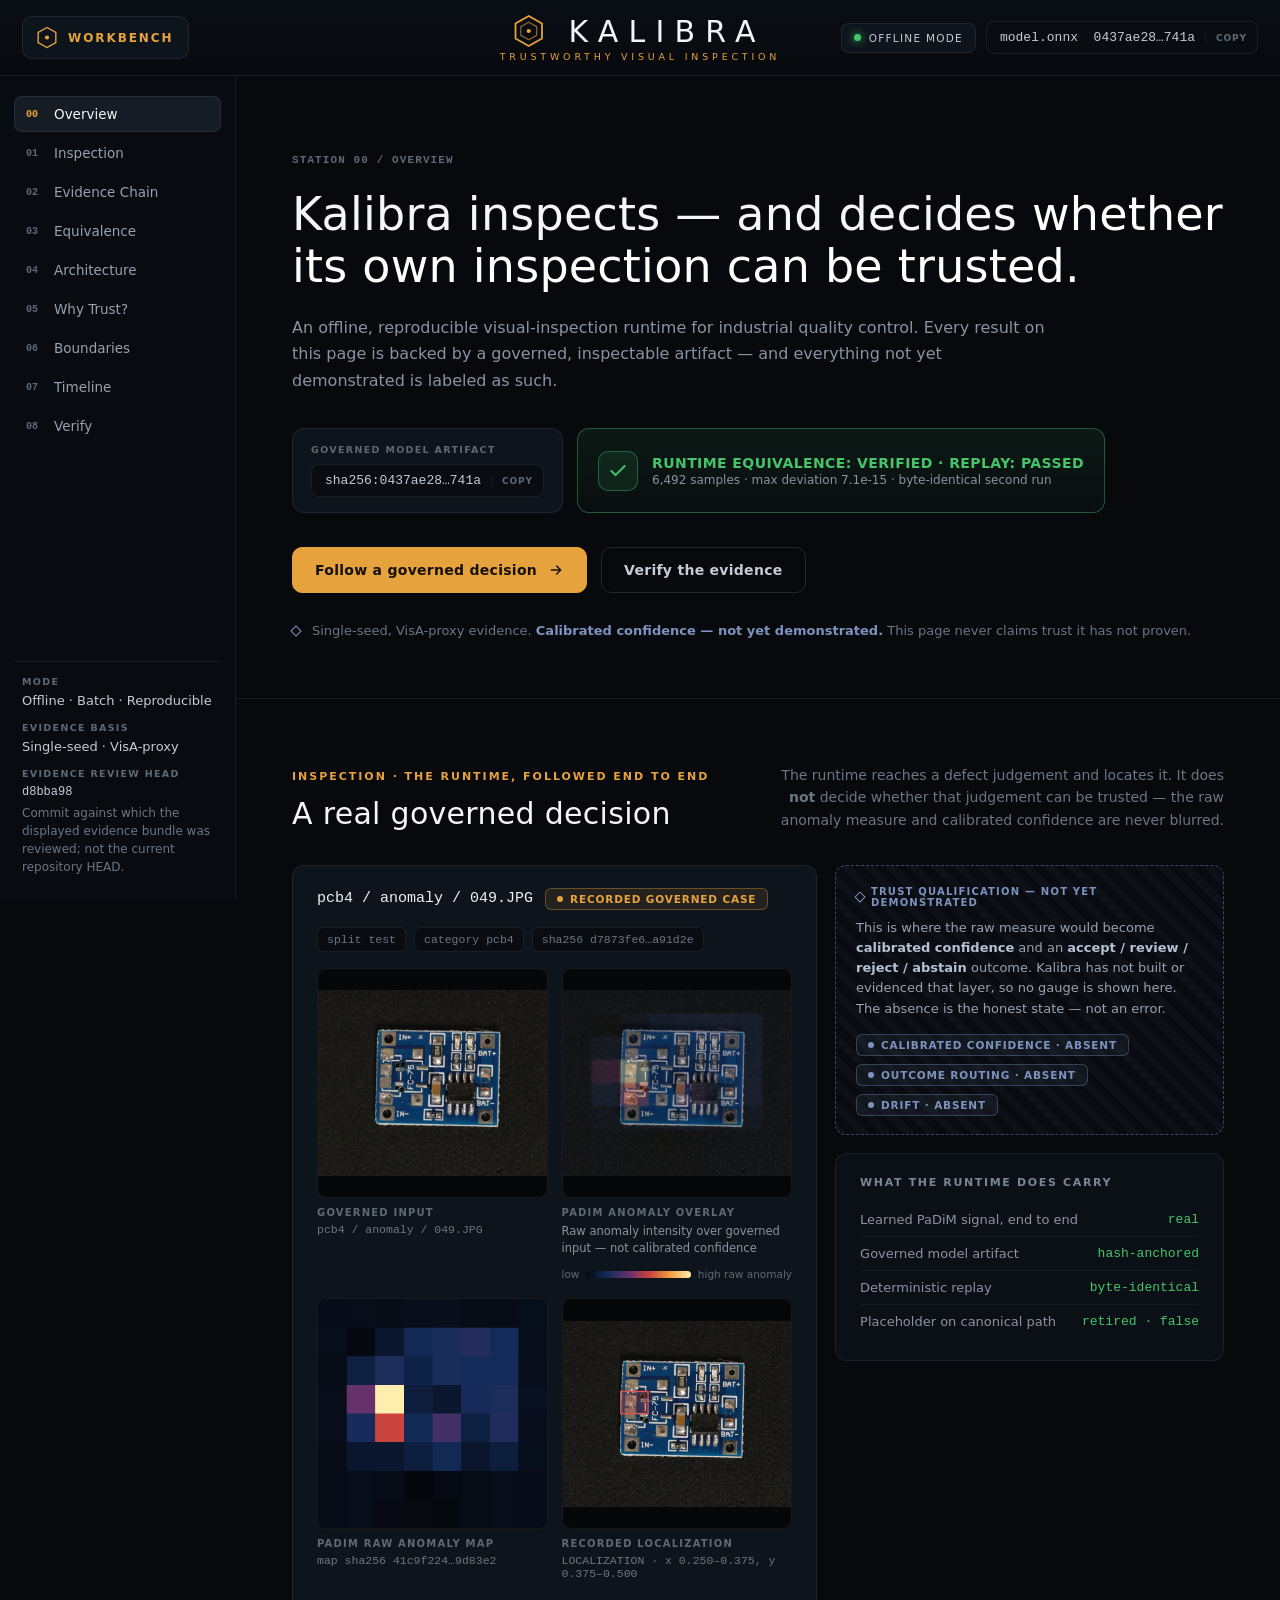
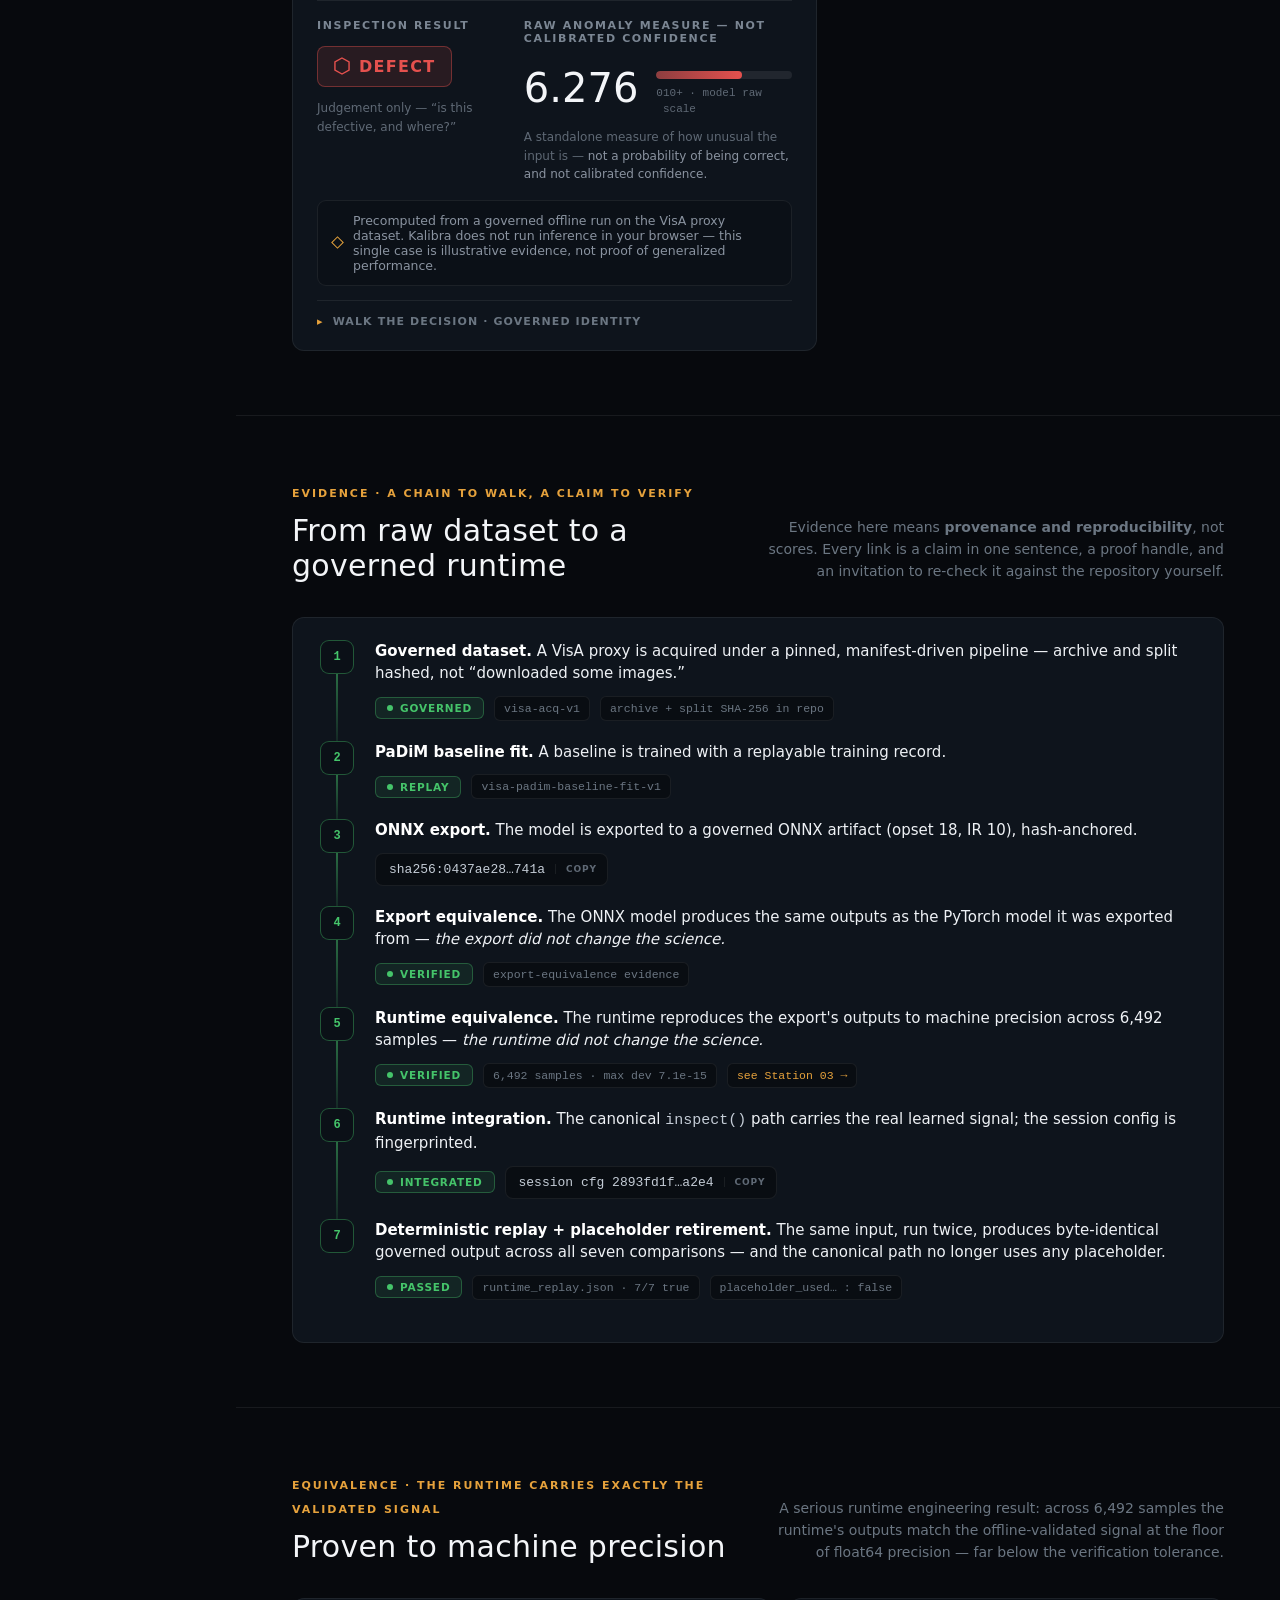
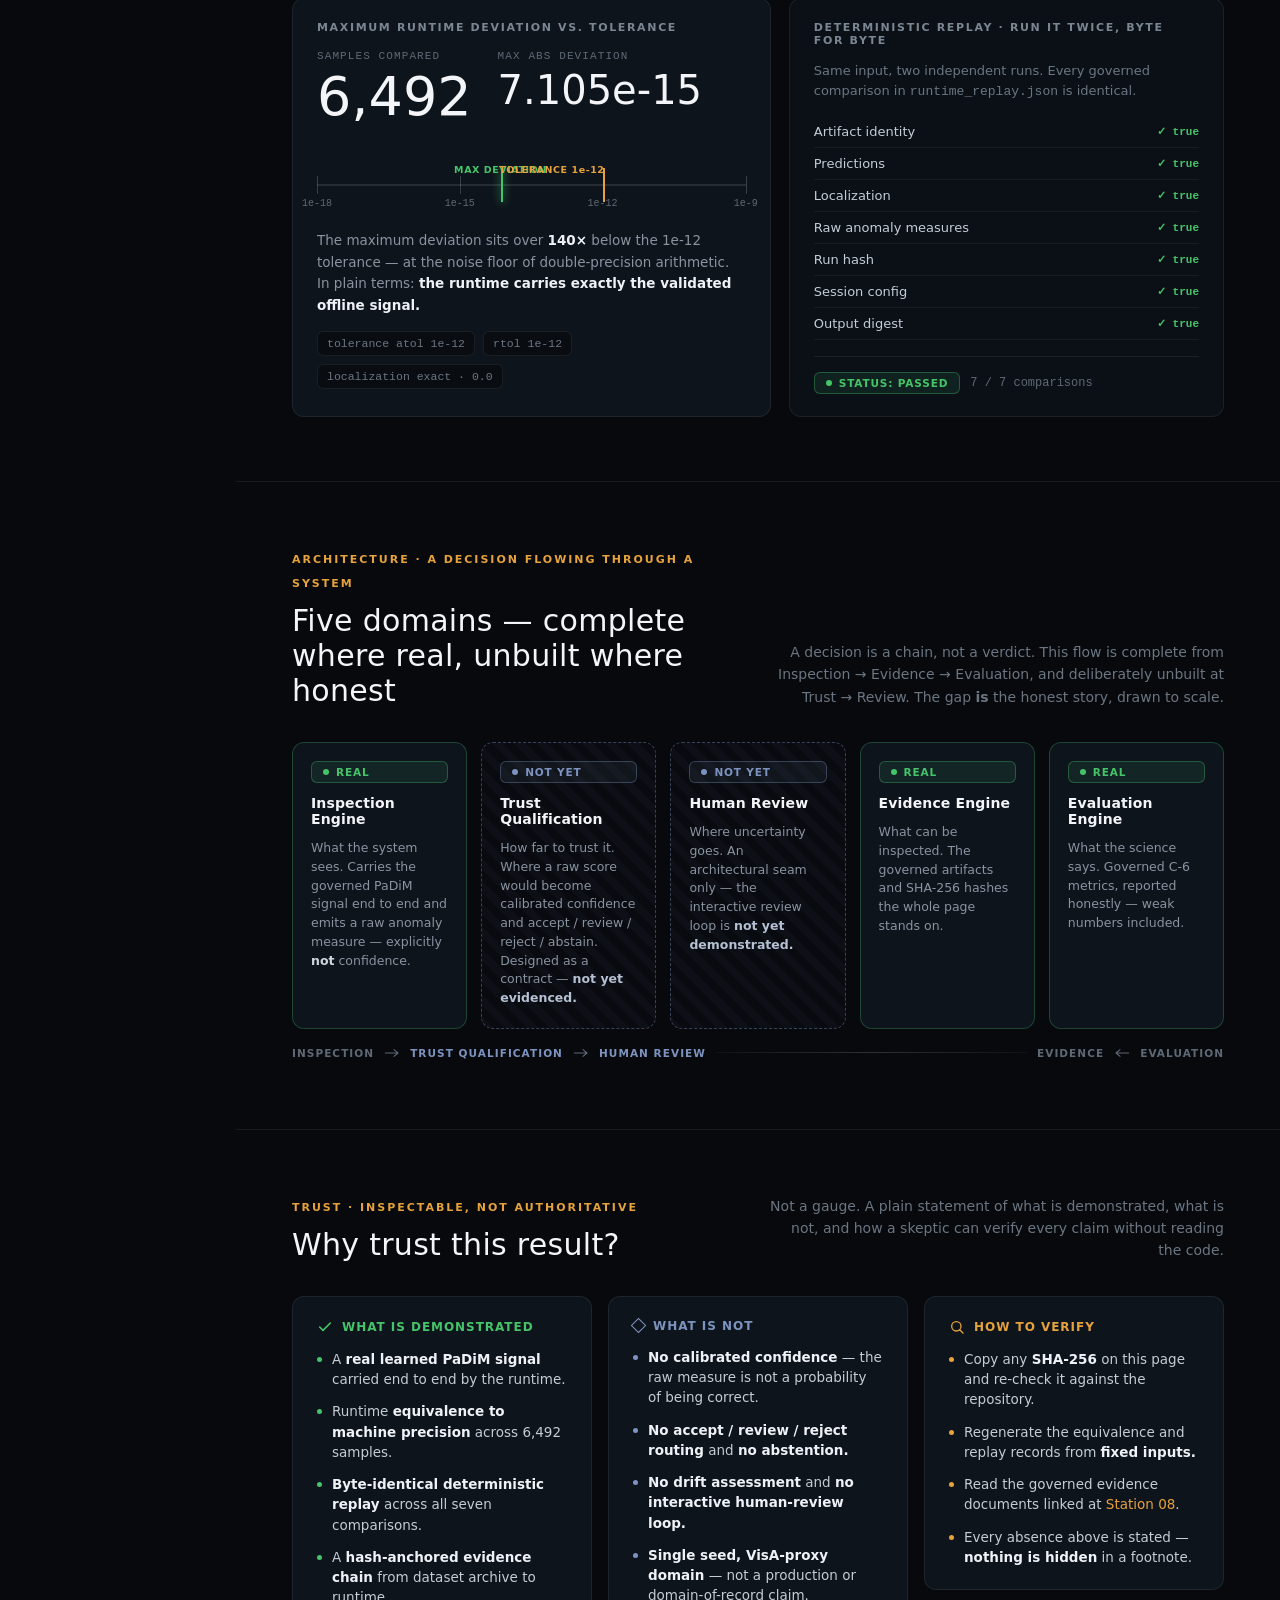
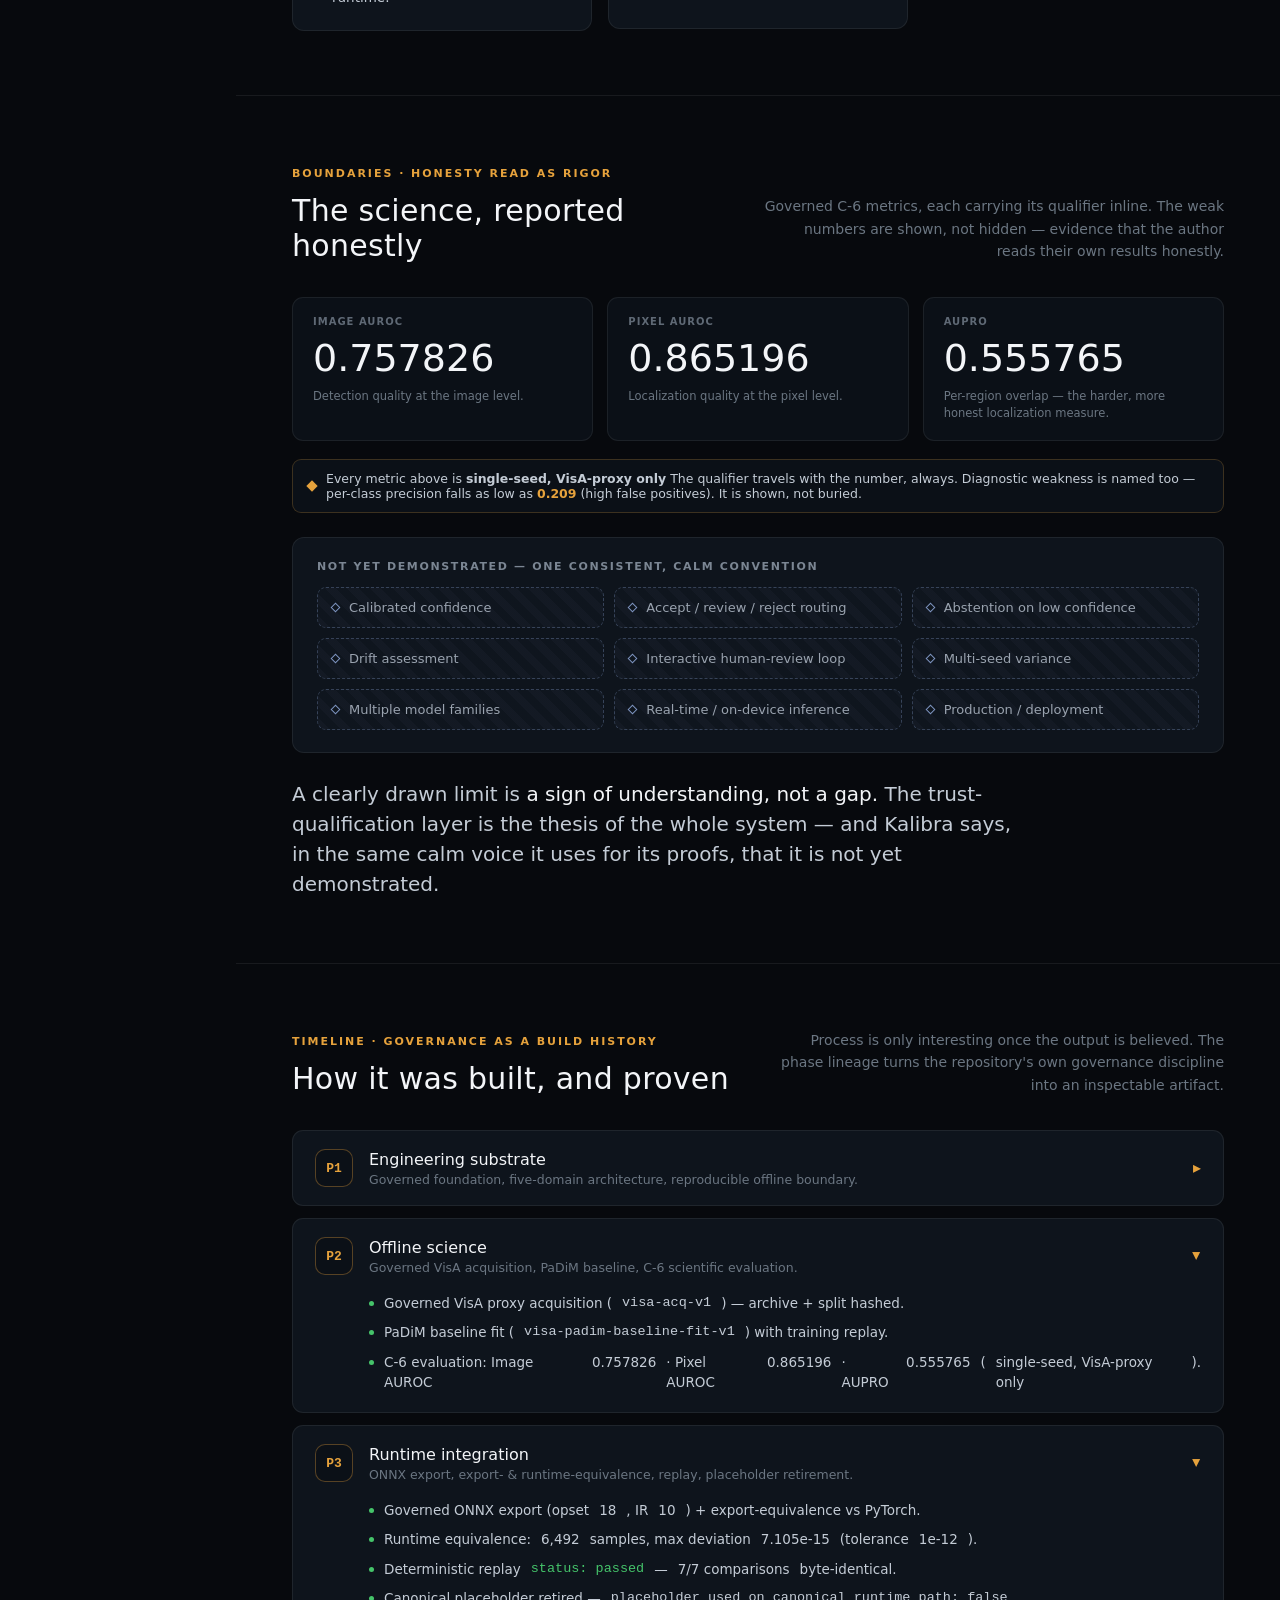
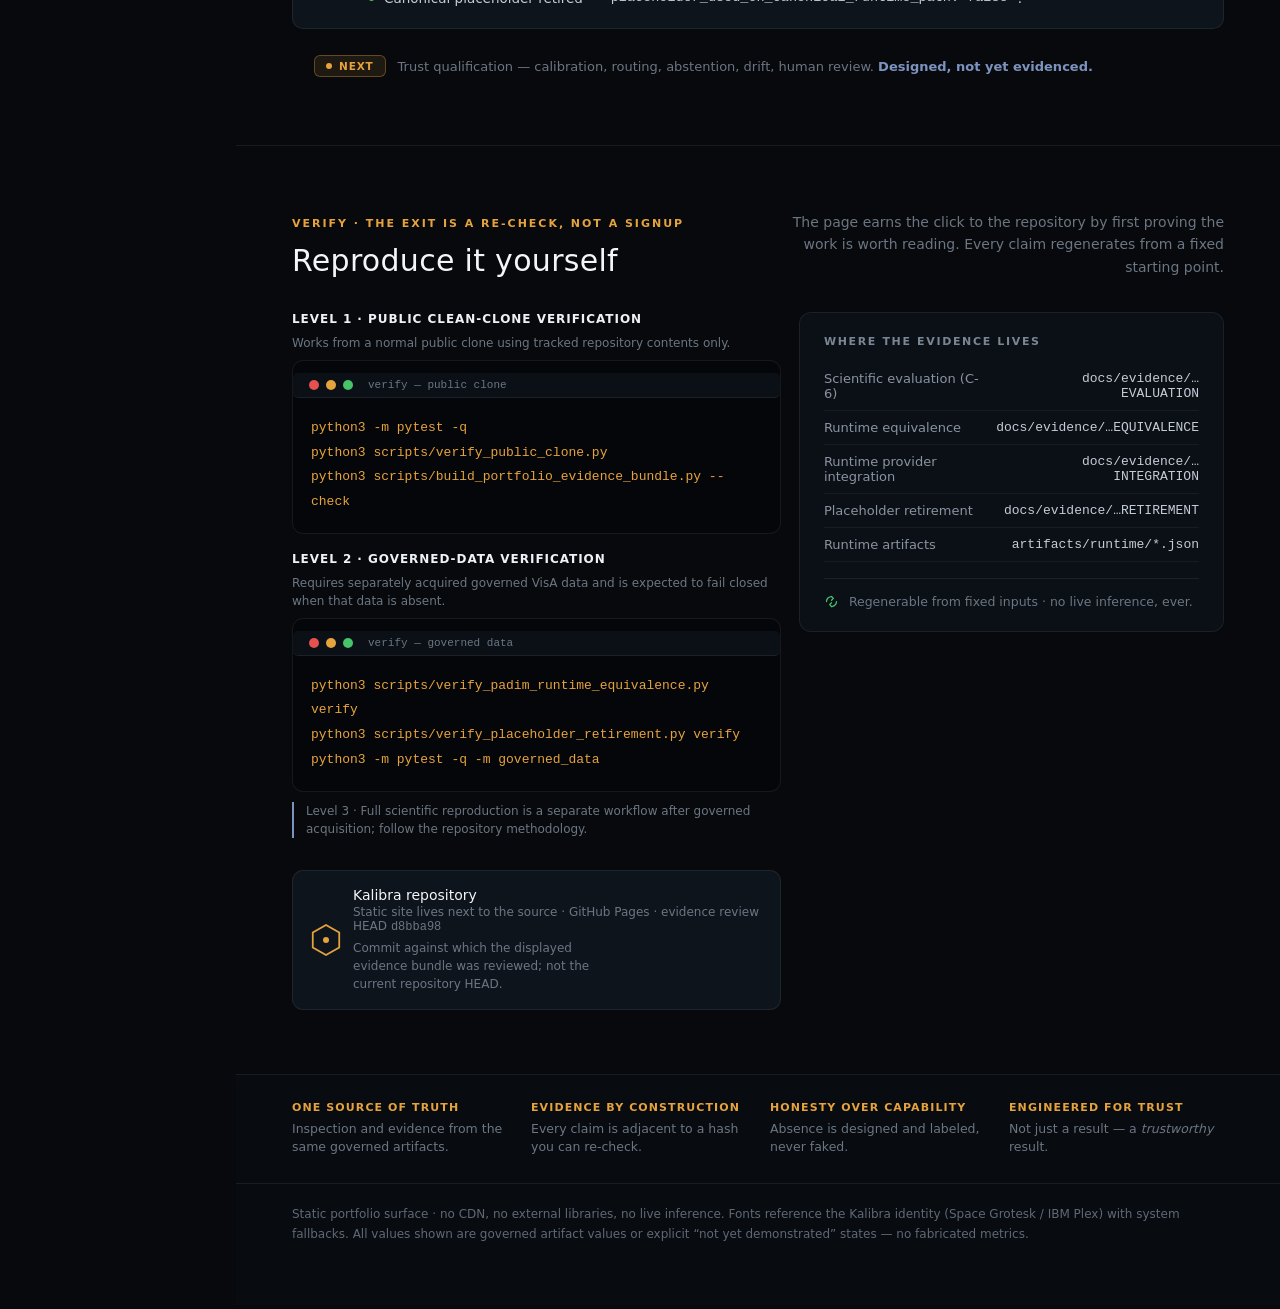
<file: portfolio/index.html>
<!DOCTYPE html>
<html lang="en">
<head>
<meta charset="utf-8">
<meta name="viewport" content="width=device-width, initial-scale=1">
<title>Kalibra — Portfolio Experience</title>
<link rel="icon" href="data:,">
<link rel="stylesheet" href="styles.css">
</head>
<body>

<!-- ============ HEADER ============ -->
<header class="top">
  <div class="brandchip">
    <svg width="20" height="23" viewBox="0 0 34 38" aria-hidden="true"><polygon points="17,2 32,10.5 32,27.5 17,36 2,27.5 2,10.5" fill="none" stroke="#e6a23c" stroke-width="2.4"></polygon><circle cx="17" cy="19" r="3.6" fill="#e6a23c"></circle></svg>
    <span>WORKBENCH</span>
  </div>
  <div class="wordmark">
    <div class="row">
      <svg width="30" height="34" viewBox="0 0 34 38" aria-hidden="true"><polygon points="17,2 32,10.5 32,27.5 17,36 2,27.5 2,10.5" fill="none" stroke="#e6a23c" stroke-width="2"></polygon><polygon points="17,9 26,14 26,24 17,29 8,24 8,14" fill="none" stroke="#e6a23c" stroke-width="1.4" opacity="0.6"></polygon><circle cx="17" cy="19" r="2.4" fill="#e6a23c"></circle></svg>
      <span class="name">KALIBRA</span>
    </div>
    <span class="tag">TRUSTWORTHY VISUAL INSPECTION</span>
  </div>
  <div class="head-right">
    <div class="chip" title="Offline, batch, locally reproducible"><span class="dot g"></span><span class="lbl" data-bind="meta.offline_mode" data-format="offline-mode">OFFLINE MODE</span></div>
    <div class="hashrow" onclick="kcopy(this,'0437ae28…741a')" title="model.onnx SHA-256 — click to copy" data-copy-bind="meta.model_sha256" data-copy="0437ae28e172489387da07c4bd1f0c6b1ed95f3970ca3c7fa1dcd55935bd741a">
      <span class="h" data-bind="meta.model_sha256_short" data-prefix="model.onnx&nbsp;&nbsp;">model.onnx  0437ae28…741a</span>
      <span class="k-copy"><span class="k-copy-label">copy</span></span>
    </div>
  </div>
</header>

<div class="shell">

  <!-- ============ NAV RAIL ============ -->
  <nav class="rail" id="rail">
    <a class="navitem active" data-target="hero"><span class="n">00</span><span>Overview</span></a>
    <a class="navitem" data-target="inspection"><span class="n">01</span><span>Inspection</span></a>
    <a class="navitem" data-target="evidence"><span class="n">02</span><span>Evidence Chain</span></a>
    <a class="navitem" data-target="equivalence"><span class="n">03</span><span>Equivalence</span></a>
    <a class="navitem" data-target="architecture"><span class="n">04</span><span>Architecture</span></a>
    <a class="navitem" data-target="trust"><span class="n">05</span><span>Why Trust?</span></a>
    <a class="navitem" data-target="boundaries"><span class="n">06</span><span>Boundaries</span></a>
    <a class="navitem" data-target="timeline"><span class="n">07</span><span>Timeline</span></a>
    <a class="navitem" data-target="repository"><span class="n">08</span><span>Verify</span></a>
    <div class="railfoot">
      <div class="blk"><div class="k">MODE</div><div class="v">Offline · Batch · Reproducible</div></div>
      <div class="blk"><div class="k">EVIDENCE BASIS</div><div class="v" data-bind="meta.evidence_basis">Single-seed · VisA-proxy</div></div>
      <div class="blk"><div class="k">EVIDENCE REVIEW HEAD</div><div class="v mn" data-bind="meta.review_head">d8bba98</div><div class="review-explanation" data-bind="meta.review_head_explanation">Commit against which the displayed evidence bundle was reviewed; not the current repository HEAD.</div></div>
    </div>
  </nav>

  <!-- ============ MAIN ============ -->
  <main>

    <!-- ===== 00 · HERO ===== -->
    <section class="stn" id="hero">
      <div class="hero-wrap hero">
        <span class="stn-num">STATION 00 / OVERVIEW</span>
        <h1 style="margin-top:18px">Kalibra inspects — and decides <b>whether its own inspection can be trusted.</b></h1>
        <p class="sub">An offline, reproducible visual-inspection runtime for industrial quality control. Every result on this page is backed by a governed, inspectable artifact — and everything not yet demonstrated is labeled as such.</p>

        <div class="identity-strip">
          <div class="idcell">
            <span class="k">Governed model artifact</span>
            <div class="hashrow" onclick="kcopy(this,'0437ae28…741a')" title="Click to copy SHA-256 prefix" data-copy-bind="meta.model_sha256" data-copy="0437ae28e172489387da07c4bd1f0c6b1ed95f3970ca3c7fa1dcd55935bd741a">
              <span class="h" data-bind="meta.model_sha256_short" data-prefix="sha256:">sha256:0437ae28…741a</span>
              <span class="k-copy"><span class="k-copy-label">copy</span></span>
            </div>
          </div>
          <div class="verdict-badge">
            <div class="seal">
              <svg width="20" height="20" viewBox="0 0 24 24" fill="none"><path d="M20 6L9 17l-5-5" stroke="#45c46a" stroke-width="2.4" stroke-linecap="round" stroke-linejoin="round"/></svg>
            </div>
            <div>
              <div class="vt" data-bind="meta.hero_proof_title">RUNTIME EQUIVALENCE: VERIFIED · REPLAY: PASSED</div>
              <div class="vs"><span data-bind="equivalence.samples_compared">6,492</span> samples · max deviation <span data-bind="equivalence.max_abs_deviation_short">7.1e-15</span> · <span data-bind="equivalence.replay.short_claim">byte-identical second run</span></div>
            </div>
          </div>
        </div>

        <div class="cta-row">
          <a class="cta primary" data-scroll="inspection">Follow a governed decision
            <svg width="16" height="16" viewBox="0 0 24 24" fill="none"><path d="M5 12h14M13 6l6 6-6 6" stroke="#161009" stroke-width="2.2" stroke-linecap="round" stroke-linejoin="round"/></svg>
          </a>
          <a class="cta ghost" data-scroll="evidence">Verify the evidence</a>
        </div>

        <div class="honest-line">
          <span class="sq"></span>
          <span><span data-bind="meta.evidence_basis_sentence">Single-seed, VisA-proxy evidence.</span> <b style="color:var(--slate)" data-bind="boundaries.primary_absence">Calibrated confidence — not yet demonstrated.</b> This page never claims trust it has not proven.</span>
        </div>
      </div>
    </section>

    <!-- ===== 01 · RUNTIME INSPECTION ===== -->
    <section class="stn" id="inspection" data-screen-label="Inspection">
      <div class="stn-head">
        <div>
          <span class="kick">Inspection · The runtime, followed end to end</span>
          <div class="stn-title">A real governed decision</div>
        </div>
        <p class="lede">The runtime reaches a defect judgement and locates it. It does <b>not</b> decide whether that judgement can be trusted — the raw anomaly measure and calibrated confidence are never blurred.</p>
      </div>

      <div class="insp-grid">
        <!-- left: the decision -->
        <div class="card">
          <div class="inspection-case-head">
            <div class="case-title">
              <span class="mono sample" data-bind="runtime.input.name">pcb4 / anomaly / 049.JPG</span>
              <span class="st amber"><span class="sd"></span><span data-bind="runtime.input.projection_label">Recorded governed case</span></span>
            </div>
            <div class="case-meta">
              <span class="pathpill" data-bind="runtime.input.split" data-prefix="split ">split test</span>
              <span class="pathpill" data-bind="runtime.input.category" data-prefix="category ">category pcb4</span>
              <span class="pathpill" data-bind="runtime.input.content_hash_short" data-prefix="sha256 ">sha256 d7873fe6…a91d2e</span>
            </div>
          </div>

          <div class="inspection-visuals">
            <figure class="visual-panel">
              <div class="visual-frame">
                <img alt="Governed VisA-proxy PCB inspection input" src="media/runtime-inspection/pcb4-049-input.jpg">
              </div>
              <figcaption class="visual-caption">
                <span class="t">Governed input</span>
                <span class="s" data-bind="runtime.input.name">pcb4 / anomaly / 049.JPG</span>
              </figcaption>
            </figure>
            <figure class="visual-panel">
              <div class="visual-frame">
                <img alt="Semi-transparent PaDiM raw anomaly intensity over the governed PCB input" src="media/runtime-inspection/pcb4-049-anomaly-overlay.png">
              </div>
              <figcaption class="visual-caption">
                <span class="t" data-bind="runtime.visual.anomaly_overlay.label">PaDiM anomaly overlay</span>
                <span class="s visual-explainer" data-bind="runtime.visual.anomaly_overlay.supporting_text">Raw anomaly intensity over governed input — not calibrated confidence</span>
                <span class="heat-legend"><span>low</span><span class="ramp"></span><span>high raw anomaly</span></span>
              </figcaption>
            </figure>
            <figure class="visual-panel">
              <div class="visual-frame">
                <img alt="PaDiM raw anomaly map for the governed PCB case" src="media/runtime-inspection/pcb4-049-padim-map.png">
              </div>
              <figcaption class="visual-caption">
                <span class="t" data-bind="runtime.visual.anomaly_map.label">PaDiM raw anomaly map</span>
                <span class="s" data-bind="runtime.visual.anomaly_map.sha256_short" data-prefix="map sha256 ">map sha256 41c9f224…9d83e2</span>
              </figcaption>
            </figure>
            <figure class="visual-panel">
              <div class="visual-frame">
                <img alt="Recorded localization region overlaid on the governed PCB input" src="media/runtime-inspection/pcb4-049-localization.png">
              </div>
              <figcaption class="visual-caption">
                <span class="t">Recorded localization</span>
                <span class="s" data-bind="runtime.localization.display_label">LOCALIZATION · x 0.250–0.375, y 0.375–0.500</span>
              </figcaption>
            </figure>
          </div>

          <div style="height:1px;background:var(--line);margin:20px 0 18px"></div>

          <div class="result-grid">
            <div>
              <div class="card-k">Inspection result</div>
              <div style="display:inline-flex;align-items:center;gap:9px;background:rgba(229,81,78,0.12);border:1px solid rgba(229,81,78,0.4);border-radius:8px;padding:10px 16px">
                <svg width="16" height="18" viewBox="0 0 34 38"><polygon points="17,2 32,10.5 32,27.5 17,36 2,27.5 2,10.5" fill="none" stroke="#e5514e" stroke-width="3"></polygon></svg>
                <span style="font:600 16px var(--disp);letter-spacing:.08em;color:var(--red)" data-bind="runtime.verdict">DEFECT</span>
              </div>
              <p style="font:400 12px var(--body);color:var(--mut4);margin-top:12px;line-height:1.55">Judgement only — &ldquo;is this defective, and where?&rdquo;</p>
            </div>
            <div>
              <div class="card-k" data-bind="runtime.raw_statement">Raw anomaly measure — not calibrated confidence</div>
              <div style="display:flex;align-items:center;gap:18px">
                <span class="metric-big" data-bind="runtime.raw_anomaly_measure">6.276</span>
                <div style="flex:1">
                  <div class="bar"><i style="width:63%"></i></div>
                  <div class="raw-scale"><span class="mono" style="font-size:11px;color:var(--mut4)">0</span><span class="mono" style="font-size:11px;color:var(--mut4)" data-bind="runtime.raw_scale_max" data-suffix=" · model raw scale">10+ · model raw scale</span></div>
                </div>
              </div>
              <p style="font:400 12px var(--body);color:var(--mut4);margin-top:10px;line-height:1.55">A standalone measure of how unusual the input is — <span style="color:var(--mut2)">not a probability of being correct, and not calibrated confidence.</span></p>
            </div>
          </div>

          <div class="precomp">
            <span class="sq"></span>
            <span data-bind="runtime.precomputed_note">Precomputed from a governed offline run on the VisA proxy dataset. Kalibra does not run inference in your browser — this single case is illustrative evidence, not proof of generalized performance.</span>
          </div>

          <details class="disclose">
            <summary><span class="caret">▸</span> Walk the decision · governed identity</summary>
            <div style="margin-top:14px">
              <div class="kv"><span class="k">Model identity</span><span class="v" data-bind="runtime.model_identity">kalibra-padim-onnx-export-v1</span></div>
              <div class="kv"><span class="k">Model artifact</span><span class="v" data-bind="runtime.model_sha256_short" data-prefix="sha256:">sha256:0437ae28…741a</span></div>
              <div class="kv"><span class="k">Input content hash</span><span class="v" data-bind="runtime.input.content_hash_short">d7873fe6…a91d2e</span></div>
              <div class="kv"><span class="k">Anomaly-map hash</span><span class="v" data-bind="runtime.visual.anomaly_map.sha256_short">41c9f224…9d83e2</span></div>
              <div class="kv"><span class="k">Projection manifest</span><span class="v" data-bind="runtime.visual.manifest.sha256_short">c60a3bd4…3bb25c</span></div>
              <div class="kv"><span class="k">Feature contract</span><span class="v" data-bind="runtime.feature_contract">…rgb64-bilinear-float64-patch8-v1</span></div>
              <div class="kv"><span class="k">Toolchain pin</span><span class="v" data-bind="runtime.toolchain">onnxruntime 1.19.2 · numpy 2.0.2 · python 3.9.6</span></div>
              <div class="kv"><span class="k">Determinism</span><span class="v" data-bind="runtime.determinism">single-thread · ORT_DISABLE_ALL · CPU EP</span></div>
            </div>
          </details>
        </div>

        <!-- right: trust — honestly empty -->
        <div class="grid">
          <div class="nyd">
            <div class="badge"><span class="sq"></span>Trust qualification — not yet demonstrated</div>
            <p>This is where the raw measure would become <b style="color:#b6c1d4">calibrated confidence</b> and an <b style="color:#b6c1d4">accept / review / reject / abstain</b> outcome. Kalibra has not built or evidenced that layer, so no gauge is shown here. The absence is the honest state — not an error.</p>
            <div style="display:flex;flex-wrap:wrap;gap:8px;margin-top:15px">
              <span class="st gap"><span class="sd"></span><span data-bind="runtime.trust.absent.0" data-suffix=" · absent">Calibrated confidence · absent</span></span>
              <span class="st gap"><span class="sd"></span><span data-bind="runtime.trust.absent.1" data-suffix=" · absent">Outcome routing · absent</span></span>
              <span class="st gap"><span class="sd"></span><span data-bind="runtime.trust.absent.2" data-suffix=" · absent">Drift · absent</span></span>
            </div>
          </div>

          <div class="card deep">
            <div class="card-k">What the runtime does carry</div>
            <div class="kv"><span class="k" data-bind="runtime.carried.0.name">Learned PaDiM signal, end to end</span><span class="v" style="color:var(--green)" data-bind="runtime.carried.0.status">real</span></div>
            <div class="kv"><span class="k" data-bind="runtime.carried.1.name">Governed model artifact</span><span class="v" style="color:var(--green)" data-bind="runtime.carried.1.status">hash-anchored</span></div>
            <div class="kv"><span class="k" data-bind="runtime.carried.2.name">Deterministic replay</span><span class="v" style="color:var(--green)" data-bind="runtime.carried.2.status">byte-identical</span></div>
            <div class="kv"><span class="k" data-bind="runtime.carried.3.name">Placeholder on canonical path</span><span class="v" style="color:var(--green)" data-bind="runtime.carried.3.status">retired · false</span></div>
          </div>
        </div>
      </div>
    </section>

    <!-- ===== 02 · EVIDENCE CHAIN ===== -->
    <section class="stn" id="evidence" data-screen-label="Evidence Chain">
      <div class="stn-head">
        <div>
          <span class="kick">Evidence · A chain to walk, a claim to verify</span>
          <div class="stn-title">From raw dataset to a governed runtime</div>
        </div>
        <p class="lede">Evidence here means <b>provenance and reproducibility</b>, not scores. Every link is a claim in one sentence, a proof handle, and an invitation to re-check it against the repository yourself.</p>
      </div>

      <div class="card chain">
        <div class="link">
          <div class="spine"><div class="node" data-bind="evidence.links.0.n">1</div><div class="stem"></div></div>
          <div class="body">
            <div class="claim"><b>Governed dataset.</b> A VisA proxy is acquired under a pinned, manifest-driven pipeline — archive and split hashed, not &ldquo;downloaded some images.&rdquo;</div>
            <div class="meta"><span class="st real"><span class="sd"></span><span data-bind="evidence.links.0.status">governed</span></span><span class="pathpill" data-bind="evidence.links.0.labels.0">visa-acq-v1</span><span class="pathpill" data-bind="evidence.links.0.labels.1">archive + split SHA-256 in repo</span></div>
          </div>
        </div>
        <div class="link">
          <div class="spine"><div class="node" data-bind="evidence.links.1.n">2</div><div class="stem"></div></div>
          <div class="body">
            <div class="claim"><b>PaDiM baseline fit.</b> A baseline is trained with a replayable training record.</div>
            <div class="meta"><span class="st real"><span class="sd"></span><span data-bind="evidence.links.1.status">replay</span></span><span class="pathpill" data-bind="evidence.links.1.labels.0">visa-padim-baseline-fit-v1</span></div>
          </div>
        </div>
        <div class="link">
          <div class="spine"><div class="node" data-bind="evidence.links.2.n">3</div><div class="stem"></div></div>
          <div class="body">
            <div class="claim"><b>ONNX export.</b> The model is exported to a governed ONNX artifact (opset 18, IR 10), hash-anchored.</div>
            <div class="meta">
              <div class="hashrow" onclick="kcopy(this,'0437ae28…741a')" data-copy-bind="evidence.links.2.copy_value" data-copy="0437ae28e172489387da07c4bd1f0c6b1ed95f3970ca3c7fa1dcd55935bd741a"><span class="h" data-bind="evidence.links.2.hash_short" data-prefix="sha256:">sha256:0437ae28…741a</span><span class="k-copy"><span class="k-copy-label">copy</span></span></div>
            </div>
          </div>
        </div>
        <div class="link">
          <div class="spine"><div class="node" data-bind="evidence.links.3.n">4</div><div class="stem"></div></div>
          <div class="body">
            <div class="claim"><b>Export equivalence.</b> The ONNX model produces the same outputs as the PyTorch model it was exported from — <i>the export did not change the science.</i></div>
            <div class="meta"><span class="st real"><span class="sd"></span><span data-bind="evidence.links.3.status">verified</span></span><span class="pathpill" data-bind="evidence.links.3.labels.0">export-equivalence evidence</span></div>
          </div>
        </div>
        <div class="link">
          <div class="spine"><div class="node" data-bind="evidence.links.4.n">5</div><div class="stem"></div></div>
          <div class="body">
            <div class="claim"><b>Runtime equivalence.</b> The runtime reproduces the export's outputs to machine precision across 6,492 samples — <i>the runtime did not change the science.</i></div>
            <div class="meta"><span class="st real"><span class="sd"></span><span data-bind="evidence.links.4.status">verified</span></span><span class="pathpill" data-bind="evidence.links.4.labels.0">6,492 samples · max dev 7.1e-15</span><a class="pathpill" data-scroll="equivalence" style="color:var(--amber);cursor:pointer">see Station 03 →</a></div>
          </div>
        </div>
        <div class="link">
          <div class="spine"><div class="node" data-bind="evidence.links.5.n">6</div><div class="stem"></div></div>
          <div class="body">
            <div class="claim"><b>Runtime integration.</b> The canonical <span class="mono" style="color:var(--mut)">inspect()</span> path carries the real learned signal; the session config is fingerprinted.</div>
            <div class="meta"><span class="st real"><span class="sd"></span><span data-bind="evidence.links.5.status">integrated</span></span>
              <div class="hashrow" onclick="kcopy(this,'2893fd…a2e4')" data-copy-bind="evidence.links.5.copy_value" data-copy="2893fd1fc592cb831bfccd9d53c3e784a5aba4ffdfbb58ad4de32eb512c4a2e4"><span class="h" data-bind="evidence.links.5.hash_short" data-prefix="session cfg ">session cfg 2893fd1f…a2e4</span><span class="k-copy"><span class="k-copy-label">copy</span></span></div>
            </div>
          </div>
        </div>
        <div class="link">
          <div class="spine"><div class="node" data-bind="evidence.links.6.n">7</div></div>
          <div class="body">
            <div class="claim"><b>Deterministic replay + placeholder retirement.</b> The same input, run twice, produces byte-identical governed output across all seven comparisons — and the canonical path no longer uses any placeholder.</div>
            <div class="meta"><span class="st real"><span class="sd"></span><span data-bind="evidence.links.6.status">passed</span></span><span class="pathpill" data-bind="evidence.links.6.labels.0">runtime_replay.json · 7/7 true</span><span class="pathpill" data-bind="evidence.links.6.labels.1">placeholder_used… : false</span></div>
          </div>
        </div>
      </div>
    </section>

    <!-- ===== 03 · RUNTIME EQUIVALENCE ===== -->
    <section class="stn" id="equivalence" data-screen-label="Runtime Equivalence">
      <div class="stn-head">
        <div>
          <span class="kick">Equivalence · The runtime carries exactly the validated signal</span>
          <div class="stn-title">Proven to machine precision</div>
        </div>
        <p class="lede">A serious runtime engineering result: across 6,492 samples the runtime's outputs match the offline-validated signal at the floor of float64 precision — far below the verification tolerance.</p>
      </div>

      <div class="eq-grid">
        <div class="card">
          <div class="card-k">Maximum runtime deviation vs. tolerance</div>
          <div style="display:flex;align-items:baseline;gap:26px;flex-wrap:wrap">
            <div>
              <div class="mono" style="font-size:11px;color:var(--mut4);letter-spacing:.1em;margin-bottom:6px">SAMPLES COMPARED</div>
              <span class="bignum" data-bind="equivalence.samples_compared">6,492</span>
            </div>
            <div>
              <div class="mono" style="font-size:11px;color:var(--mut4);letter-spacing:.1em;margin-bottom:6px">MAX ABS DEVIATION</div>
              <span class="bignum" style="font-size:40px" data-bind="equivalence.max_abs_deviation">7.105e-15</span>
            </div>
          </div>

          <div class="axis">
            <div class="track"></div>
            <!-- log axis 1e-18 .. 1e-9 mapped 0..100% -->
            <div class="tick" style="left:0%"></div><div class="tlab" style="left:0%">1e-18</div>
            <div class="tick" style="left:33.3%"></div><div class="tlab" style="left:33.3%">1e-15</div>
            <div class="tick" style="left:66.6%"></div><div class="tlab" style="left:66.6%">1e-12</div>
            <div class="tick" style="left:100%"></div><div class="tlab" style="left:100%">1e-9</div>
            <!-- max deviation 7.1e-15 -> log10=-14.15 -> (−14.15+18)/9 = 42.8% -->
            <div class="marker" style="left:42.8%;background:var(--green);box-shadow:0 0 8px var(--green)"><div class="mlab" style="color:var(--green)">MAX DEVIATION</div></div>
            <!-- tolerance 1e-12 -> 66.6% -->
            <div class="marker" style="left:66.6%;background:var(--amber)"><div class="mlab" style="left:auto;right:0;transform:none;text-align:right;color:var(--amber)">TOLERANCE 1e-12</div></div>
          </div>

          <p style="font:400 13.5px var(--body);color:var(--mut2);margin-top:10px;line-height:1.6">
            The maximum deviation sits over <b style="color:var(--ink2)" data-bind="equivalence.deviation_ratio_below_tolerance">140×</b> below the <span data-bind="equivalence.atol">1e-12</span> tolerance — at the noise floor of double-precision arithmetic. In plain terms: <b style="color:var(--ink2)">the runtime carries exactly the validated offline signal.</b>
          </p>
          <div style="display:flex;flex-wrap:wrap;gap:8px;margin-top:14px">
            <span class="pathpill" data-bind="equivalence.atol" data-prefix="tolerance atol ">tolerance atol 1e-12</span>
            <span class="pathpill" data-bind="equivalence.rtol" data-prefix="rtol ">rtol 1e-12</span>
            <span class="pathpill" data-bind="equivalence.localization_exact" data-prefix="localization exact · ">localization exact · 0.0</span>
          </div>
        </div>

        <div class="card deep">
          <div class="card-k">Deterministic replay · run it twice, byte for byte</div>
          <p style="font:400 13px var(--body);color:var(--mut3);margin-bottom:14px;line-height:1.55">Same input, two independent runs. Every governed comparison in <span class="mono">runtime_replay.json</span> is identical.</p>
          <div class="replay-row"><span data-bind="equivalence.replay.comparisons.0.name">Artifact identity</span><span class="t" data-bind="equivalence.replay.comparisons.0.value" data-format="bool-check">✓ true</span></div>
          <div class="replay-row"><span data-bind="equivalence.replay.comparisons.1.name">Predictions</span><span class="t" data-bind="equivalence.replay.comparisons.1.value" data-format="bool-check">✓ true</span></div>
          <div class="replay-row"><span data-bind="equivalence.replay.comparisons.2.name">Localization</span><span class="t" data-bind="equivalence.replay.comparisons.2.value" data-format="bool-check">✓ true</span></div>
          <div class="replay-row"><span data-bind="equivalence.replay.comparisons.3.name">Raw anomaly measures</span><span class="t" data-bind="equivalence.replay.comparisons.3.value" data-format="bool-check">✓ true</span></div>
          <div class="replay-row"><span data-bind="equivalence.replay.comparisons.4.name">Run hash</span><span class="t" data-bind="equivalence.replay.comparisons.4.value" data-format="bool-check">✓ true</span></div>
          <div class="replay-row"><span data-bind="equivalence.replay.comparisons.5.name">Session config</span><span class="t" data-bind="equivalence.replay.comparisons.5.value" data-format="bool-check">✓ true</span></div>
          <div class="replay-row"><span data-bind="equivalence.replay.comparisons.6.name">Output digest</span><span class="t" data-bind="equivalence.replay.comparisons.6.value" data-format="bool-check">✓ true</span></div>
          <div style="display:flex;align-items:center;gap:10px;margin-top:16px;padding-top:15px;border-top:1px solid var(--line)">
            <span class="st real"><span class="sd"></span><span data-bind="equivalence.replay.status" data-prefix="status: ">status: passed</span></span>
            <span class="mono" style="font-size:12px;color:var(--mut4)" data-bind="equivalence.replay.comparison_count_label">7 / 7 comparisons</span>
          </div>
        </div>
      </div>
    </section>

    <!-- ===== 04 · ARCHITECTURE ===== -->
    <section class="stn" id="architecture" data-screen-label="Architecture">
      <div class="stn-head">
        <div>
          <span class="kick">Architecture · A decision flowing through a system</span>
          <div class="stn-title">Five domains — complete where real, unbuilt where honest</div>
        </div>
        <p class="lede">A decision is a chain, not a verdict. This flow is complete from Inspection → Evidence → Evaluation, and deliberately unbuilt at Trust → Review. The gap <b>is</b> the honest story, drawn to scale.</p>
      </div>

      <div class="arch">
        <div class="domain real">
          <span class="st real"><span class="sd"></span><span data-bind="architecture.domains.0.status_label">Real</span></span>
          <div class="dn" data-bind="architecture.domains.0.name">Inspection Engine</div>
          <div class="role">What the system sees. Carries the governed PaDiM signal end to end and emits a raw anomaly measure — explicitly <b style="color:#cfd6e0">not</b> confidence.</div>
        </div>
        <div class="domain gap">
          <span class="st gap"><span class="sd"></span><span data-bind="architecture.domains.1.status_label">Not yet</span></span>
          <div class="dn" data-bind="architecture.domains.1.name">Trust Qualification</div>
          <div class="role">How far to trust it. Where a raw score would become calibrated confidence and accept / review / reject / abstain. Designed as a contract — <b style="color:#b6c1d4">not yet evidenced.</b></div>
        </div>
        <div class="domain gap">
          <span class="st gap"><span class="sd"></span><span data-bind="architecture.domains.2.status_label">Not yet</span></span>
          <div class="dn" data-bind="architecture.domains.2.name">Human Review</div>
          <div class="role">Where uncertainty goes. An architectural seam only — the interactive review loop is <b style="color:#b6c1d4">not yet demonstrated.</b></div>
        </div>
        <div class="domain real">
          <span class="st real"><span class="sd"></span><span data-bind="architecture.domains.3.status_label">Real</span></span>
          <div class="dn" data-bind="architecture.domains.3.name">Evidence Engine</div>
          <div class="role">What can be inspected. The governed artifacts and SHA-256 hashes the whole page stands on.</div>
        </div>
        <div class="domain real">
          <span class="st real"><span class="sd"></span><span data-bind="architecture.domains.4.status_label">Real</span></span>
          <div class="dn" data-bind="architecture.domains.4.name">Evaluation Engine</div>
          <div class="role">What the science says. Governed C-6 metrics, reported honestly — weak numbers included.</div>
        </div>
      </div>

      <div class="archflow">
        <span data-bind="architecture.flow.0">Inspection</span>
        <svg width="16" height="12" viewBox="0 0 24 16" fill="none"><path d="M2 8h18M15 3l6 5-6 5" stroke="#5f6975" stroke-width="1.6" stroke-linecap="round" stroke-linejoin="round"/></svg>
        <span style="color:var(--slate)" data-bind="architecture.flow.1">Trust Qualification</span>
        <svg width="16" height="12" viewBox="0 0 24 16" fill="none"><path d="M2 8h18M15 3l6 5-6 5" stroke="#5f6975" stroke-width="1.6" stroke-linecap="round" stroke-linejoin="round"/></svg>
        <span style="color:var(--slate)" data-bind="architecture.flow.2">Human Review</span>
        <span class="ar"></span>
        <span data-bind="architecture.flow.3">Evidence</span>
        <svg width="16" height="12" viewBox="0 0 24 16" fill="none"><path d="M22 8H4M9 3L3 8l6 5" stroke="#5f6975" stroke-width="1.6" stroke-linecap="round" stroke-linejoin="round"/></svg>
        <span data-bind="architecture.flow.4">Evaluation</span>
      </div>
    </section>

    <!-- ===== 05 · WHY TRUST ===== -->
    <section class="stn" id="trust" data-screen-label="Why Trust This Result">
      <div class="stn-head">
        <div>
          <span class="kick">Trust · Inspectable, not authoritative</span>
          <div class="stn-title">Why trust this result?</div>
        </div>
        <p class="lede">Not a gauge. A plain statement of what is demonstrated, what is not, and how a skeptic can verify every claim without reading the code.</p>
      </div>

      <div class="three">
        <div class="card">
          <div class="col-h" style="color:var(--green)">
            <svg width="16" height="16" viewBox="0 0 24 24" fill="none"><path d="M20 6L9 17l-5-5" stroke="#45c46a" stroke-width="2.4" stroke-linecap="round" stroke-linejoin="round"/></svg>
            What is demonstrated
          </div>
          <ul>
            <li><span class="m" style="background:var(--green)"></span><span>A <b>real learned PaDiM signal</b> carried end to end by the runtime.</span></li>
            <li><span class="m" style="background:var(--green)"></span><span>Runtime <b>equivalence to machine precision</b> across 6,492 samples.</span></li>
            <li><span class="m" style="background:var(--green)"></span><span><b>Byte-identical deterministic replay</b> across all seven comparisons.</span></li>
            <li><span class="m" style="background:var(--green)"></span><span>A <b>hash-anchored evidence chain</b> from dataset archive to runtime.</span></li>
          </ul>
        </div>
        <div class="card">
          <div class="col-h" style="color:var(--slate)">
            <span class="sq" style="width:11px;height:11px;border:1.5px solid var(--slate);transform:rotate(45deg);display:inline-block"></span>
            What is not
          </div>
          <ul>
            <li><span class="m" style="background:var(--slate)"></span><span><b>No calibrated confidence</b> — the raw measure is not a probability of being correct.</span></li>
            <li><span class="m" style="background:var(--slate)"></span><span><b>No accept / review / reject routing</b> and <b>no abstention.</b></span></li>
            <li><span class="m" style="background:var(--slate)"></span><span><b>No drift assessment</b> and <b>no interactive human-review loop.</b></span></li>
            <li><span class="m" style="background:var(--slate)"></span><span><b>Single seed, VisA-proxy domain</b> — not a production or domain-of-record claim.</span></li>
          </ul>
        </div>
        <div class="card">
          <div class="col-h" style="color:var(--amber)">
            <svg width="16" height="16" viewBox="0 0 24 24" fill="none"><circle cx="11" cy="11" r="7" stroke="#e6a23c" stroke-width="2"/><path d="M16 16l5 5" stroke="#e6a23c" stroke-width="2" stroke-linecap="round"/></svg>
            How to verify
          </div>
          <ul>
            <li><span class="m" style="background:var(--amber)"></span><span>Copy any <b>SHA-256</b> on this page and re-check it against the repository.</span></li>
            <li><span class="m" style="background:var(--amber)"></span><span>Regenerate the equivalence and replay records from <b>fixed inputs.</b></span></li>
            <li><span class="m" style="background:var(--amber)"></span><span>Read the governed evidence documents linked at <a data-scroll="repository" style="cursor:pointer">Station 08</a>.</span></li>
            <li><span class="m" style="background:var(--amber)"></span><span>Every absence above is stated — <b>nothing is hidden</b> in a footnote.</span></li>
          </ul>
        </div>
      </div>
    </section>

    <!-- ===== 06 · SCIENTIFIC BOUNDARIES ===== -->
    <section class="stn" id="boundaries" data-screen-label="Scientific Boundaries">
      <div class="stn-head">
        <div>
          <span class="kick">Boundaries · Honesty read as rigor</span>
          <div class="stn-title">The science, reported honestly</div>
        </div>
        <p class="lede">Governed C-6 metrics, each carrying its qualifier inline. The weak numbers are shown, not hidden — evidence that the author reads their own results honestly.</p>
      </div>

      <div class="metrics">
        <div class="metric">
          <div class="mn" data-bind="evaluation.metrics.0.name">Image AUROC</div>
          <div class="mv" data-bind="evaluation.metrics.0.value">0.757826</div>
          <div class="mq" data-bind="evaluation.metrics.0.note">Detection quality at the image level.</div>
        </div>
        <div class="metric">
          <div class="mn" data-bind="evaluation.metrics.1.name">Pixel AUROC</div>
          <div class="mv" data-bind="evaluation.metrics.1.value">0.865196</div>
          <div class="mq" data-bind="evaluation.metrics.1.note">Localization quality at the pixel level.</div>
        </div>
        <div class="metric">
          <div class="mn" data-bind="evaluation.metrics.2.name">AUPRO</div>
          <div class="mv" data-bind="evaluation.metrics.2.value">0.555765</div>
          <div class="mq" data-bind="evaluation.metrics.2.note">Per-region overlap — the harder, more honest localization measure.</div>
        </div>
      </div>

      <div class="qualbar">
        <span class="sq"></span>
        <span>Every metric above is <b style="color:var(--mut)" data-bind="evaluation.qualifier">single-seed, VisA-proxy only</b> The qualifier travels with the number, always. Diagnostic weakness is named too — per-class precision falls as low as <b style="color:var(--amber)" data-bind="evaluation.weakest_precision">0.209</b> (high false positives). It is shown, not buried.</span>
      </div>

      <div class="card">
        <div class="card-k">Not yet demonstrated — one consistent, calm convention</div>
        <div class="nyd-list">
          <div class="nyd-item"><span class="sq"></span><span data-bind="boundaries.not_yet_demonstrated.0">Calibrated confidence</span></div>
          <div class="nyd-item"><span class="sq"></span><span data-bind="boundaries.not_yet_demonstrated.1">Accept / review / reject routing</span></div>
          <div class="nyd-item"><span class="sq"></span><span data-bind="boundaries.not_yet_demonstrated.2">Abstention on low confidence</span></div>
          <div class="nyd-item"><span class="sq"></span><span data-bind="boundaries.not_yet_demonstrated.3">Drift assessment</span></div>
          <div class="nyd-item"><span class="sq"></span><span data-bind="boundaries.not_yet_demonstrated.4">Interactive human-review loop</span></div>
          <div class="nyd-item"><span class="sq"></span><span data-bind="boundaries.not_yet_demonstrated.5">Multi-seed variance</span></div>
          <div class="nyd-item"><span class="sq"></span><span data-bind="boundaries.not_yet_demonstrated.6">Multiple model families</span></div>
          <div class="nyd-item"><span class="sq"></span><span data-bind="boundaries.not_yet_demonstrated.7">Real-time / on-device inference</span></div>
          <div class="nyd-item"><span class="sq"></span><span data-bind="boundaries.not_yet_demonstrated.8">Production / deployment</span></div>
        </div>
      </div>

      <p class="reframe">A clearly drawn limit is <b data-bind="boundaries.reframe_emphasis">a sign of understanding, not a gap.</b> The trust-qualification layer is the thesis of the whole system — and Kalibra says, in the same calm voice it uses for its proofs, that it is not yet demonstrated.</p>
    </section>

    <!-- ===== 07 · ENGINEERING TIMELINE ===== -->
    <section class="stn" id="timeline" data-screen-label="Engineering Timeline">
      <div class="stn-head">
        <div>
          <span class="kick">Timeline · Governance as a build history</span>
          <div class="stn-title">How it was built, and proven</div>
        </div>
        <p class="lede">Process is only interesting once the output is believed. The phase lineage turns the repository's own governance discipline into an inspectable artifact.</p>
      </div>

      <div class="tl">
        <details class="phase">
          <summary>
            <div class="pnum" data-bind="timeline.phases.0.id">P1</div>
            <div><div class="pt" data-bind="timeline.phases.0.title">Engineering substrate</div><div class="ps" data-bind="timeline.phases.0.subtitle">Governed foundation, five-domain architecture, reproducible offline boundary.</div></div>
            <span class="caret">▸</span>
          </summary>
          <div class="detail">
            <div class="di"><span class="m"></span><span data-bind="timeline.phases.0.items.0">Offline, batch, locally reproducible system boundary defined.</span></div>
            <div class="di"><span class="m"></span><span data-bind="timeline.phases.0.items.1">Five engineering domains established as architectural boundaries.</span></div>
            <div class="di"><span class="m"></span><span data-bind="timeline.phases.0.items.2">SHA-256 governance introduced across every artifact.</span></div>
          </div>
        </details>
        <details class="phase" open>
          <summary>
            <div class="pnum" data-bind="timeline.phases.1.id">P2</div>
            <div><div class="pt" data-bind="timeline.phases.1.title">Offline science</div><div class="ps" data-bind="timeline.phases.1.subtitle">Governed VisA acquisition, PaDiM baseline, C-6 scientific evaluation.</div></div>
            <span class="caret">▸</span>
          </summary>
          <div class="detail">
            <div class="di"><span class="m"></span>Governed VisA proxy acquisition (<span class="mono" style="color:var(--mut)" data-bind="timeline.phases.1.labels.0">visa-acq-v1</span>) — archive + split hashed.</div>
            <div class="di"><span class="m"></span>PaDiM baseline fit (<span class="mono" style="color:var(--mut)" data-bind="timeline.phases.1.labels.1">visa-padim-baseline-fit-v1</span>) with training replay.</div>
            <div class="di"><span class="m"></span>C-6 evaluation: Image AUROC <span data-bind="evaluation.metrics.0.value">0.757826</span> · Pixel AUROC <span data-bind="evaluation.metrics.1.value">0.865196</span> · AUPRO <span data-bind="evaluation.metrics.2.value">0.555765</span> (<span data-bind="evaluation.qualifier">single-seed, VisA-proxy only</span>).</div>
          </div>
        </details>
        <details class="phase" open>
          <summary>
            <div class="pnum" data-bind="timeline.phases.2.id">P3</div>
            <div><div class="pt" data-bind="timeline.phases.2.title">Runtime integration</div><div class="ps" data-bind="timeline.phases.2.subtitle">ONNX export, export- &amp; runtime-equivalence, replay, placeholder retirement.</div></div>
            <span class="caret">▸</span>
          </summary>
          <div class="detail">
            <div class="di"><span class="m"></span>Governed ONNX export (opset <span data-bind="evidence.onnx.opset">18</span>, IR <span data-bind="evidence.onnx.ir_version">10</span>) + export-equivalence vs PyTorch.</div>
            <div class="di"><span class="m"></span>Runtime equivalence: <span data-bind="equivalence.samples_compared">6,492</span> samples, max deviation <span data-bind="equivalence.max_abs_deviation">7.105e-15</span> (tolerance <span data-bind="equivalence.atol">1e-12</span>).</div>
            <div class="di"><span class="m"></span>Deterministic replay <span class="mono" style="color:var(--green)" data-bind="equivalence.replay.status" data-prefix="status: ">status: passed</span> — <span data-bind="equivalence.replay.compact_comparison_count_label">7/7 comparisons</span> byte-identical.</div>
            <div class="di"><span class="m"></span>Canonical placeholder retired — <span class="mono" style="color:var(--mut)" data-bind="runtime.carried.3.source_field">placeholder_used_on_canonical_runtime_path: false</span>.</div>
          </div>
        </details>
        <div style="display:flex;align-items:center;gap:12px;padding:14px 22px 4px">
          <span class="st amber"><span class="sd"></span><span data-bind="timeline.next_label">Next</span></span>
          <span style="font:400 13px var(--body);color:var(--mut3)">Trust qualification — calibration, routing, abstention, drift, human review. <b style="color:var(--slate)" data-bind="timeline.next_status">Designed, not yet evidenced.</b></span>
        </div>
      </div>
    </section>

    <!-- ===== 08 · REPOSITORY / VERIFY ===== -->
    <section class="stn" id="repository" data-screen-label="Repository / Verify" style="border-bottom:none">
      <div class="stn-head">
        <div>
          <span class="kick">Verify · The exit is a re-check, not a signup</span>
          <div class="stn-title">Reproduce it yourself</div>
        </div>
        <p class="lede">The page earns the click to the repository by first proving the work is worth reading. Every claim regenerates from a fixed starting point.</p>
      </div>

      <div class="verify-grid">
        <div class="verify-levels">
          <div class="verify-level">
            <div class="level-label">Level 1 · Public clean-clone verification</div>
            <p class="verify-note">Works from a normal public clone using tracked repository contents only.</p>
            <div class="term">
              <div class="bar"><b style="background:#e5514e"></b><b style="background:#e6a23c"></b><b style="background:#45c46a"></b><span class="l">verify — public clone</span></div>
<pre><span class="a">python3 -m pytest -q</span>
<span class="a">python3 scripts/verify_public_clone.py</span>
<span class="a">python3 scripts/build_portfolio_evidence_bundle.py --check</span></pre>
            </div>
          </div>
          <div class="verify-level">
            <div class="level-label">Level 2 · Governed-data verification</div>
            <p class="verify-note">Requires separately acquired governed VisA data and is expected to fail closed when that data is absent.</p>
            <div class="term">
              <div class="bar"><b style="background:#e5514e"></b><b style="background:#e6a23c"></b><b style="background:#45c46a"></b><span class="l">verify — governed data</span></div>
<pre><span class="a">python3 scripts/verify_padim_runtime_equivalence.py verify</span>
<span class="a">python3 scripts/verify_placeholder_retirement.py verify</span>
<span class="a">python3 -m pytest -q -m governed_data</span></pre>
            </div>
            <p class="verify-note level-three">Level 3 · Full scientific reproduction is a separate workflow after governed acquisition; follow the repository methodology.</p>
          </div>
          <div class="repo-cta">
            <svg class="hex" width="30" height="34" viewBox="0 0 34 38"><polygon points="17,2 32,10.5 32,27.5 17,36 2,27.5 2,10.5" fill="none" stroke="#e6a23c" stroke-width="2"></polygon><circle cx="17" cy="19" r="3.4" fill="#e6a23c"></circle></svg>
            <div>
              <div style="font:500 14px var(--disp);color:var(--ink)">Kalibra repository</div>
              <div style="font:400 12px var(--body);color:var(--mut3);margin-top:2px">Static site lives next to the source · GitHub Pages · evidence review HEAD <span class="mono" data-bind="meta.review_head">d8bba98</span></div>
              <div class="review-explanation" data-bind="meta.review_head_explanation">Commit against which the displayed evidence bundle was reviewed; not the current repository HEAD.</div>
            </div>
          </div>
        </div>

        <div class="card deep">
          <div class="card-k">Where the evidence lives</div>
          <div class="kv"><span class="k" data-bind="evidence.locations.0.label">Scientific evaluation (C-6)</span><span class="v" data-bind="evidence.locations.0.path_short">docs/evidence/…EVALUATION</span></div>
          <div class="kv"><span class="k" data-bind="evidence.locations.1.label">Runtime equivalence</span><span class="v" data-bind="evidence.locations.1.path_short">docs/evidence/…EQUIVALENCE</span></div>
          <div class="kv"><span class="k" data-bind="evidence.locations.2.label">Runtime provider integration</span><span class="v" data-bind="evidence.locations.2.path_short">docs/evidence/…INTEGRATION</span></div>
          <div class="kv"><span class="k" data-bind="evidence.locations.3.label">Placeholder retirement</span><span class="v" data-bind="evidence.locations.3.path_short">docs/evidence/…RETIREMENT</span></div>
          <div class="kv"><span class="k" data-bind="evidence.locations.4.label">Runtime artifacts</span><span class="v" data-bind="evidence.locations.4.path_short">artifacts/runtime/*.json</span></div>
          <div style="display:flex;align-items:center;gap:10px;margin-top:16px;padding-top:15px;border-top:1px solid var(--line)">
            <svg width="15" height="15" viewBox="0 0 24 24" fill="none"><path d="M4 12a8 8 0 018-8m8 8a8 8 0 01-8 8" stroke="#45c46a" stroke-width="2" stroke-linecap="round"/><path d="M12 4l3 3-3 3M12 20l-3-3 3-3" stroke="#45c46a" stroke-width="2" stroke-linecap="round" stroke-linejoin="round"/></svg>
            <span style="font:400 12.5px var(--body);color:var(--mut3)">Regenerable from fixed inputs · no live inference, ever.</span>
          </div>
        </div>
      </div>
    </section>

    <!-- ===== FOOTER PRINCIPLES ===== -->
    <div class="footer-principles">
      <div class="fp"><div class="t" style="color:var(--amber)">One source of truth</div><div class="s">Inspection and evidence from the same governed artifacts.</div></div>
      <div class="fp"><div class="t" style="color:var(--amber)">Evidence by construction</div><div class="s">Every claim is adjacent to a hash you can re-check.</div></div>
      <div class="fp"><div class="t" style="color:var(--amber)">Honesty over capability</div><div class="s">Absence is designed and labeled, never faked.</div></div>
      <div class="fp"><div class="t" style="color:var(--amber)">Engineered for trust</div><div class="s">Not just a result — a <i>trustworthy</i> result.</div></div>
    </div>
    <div class="proto-note">
      Static portfolio surface · no CDN, no external libraries, no live inference. Fonts reference the Kalibra identity (Space&nbsp;Grotesk / IBM&nbsp;Plex) with system fallbacks. All values shown are governed artifact values or explicit &ldquo;not yet demonstrated&rdquo; states — no fabricated metrics.
    </div>

  </main>
</div>

<!-- KALIBRA_DATA:START -->
<script type="application/json" id="kalibra-data">{
  "architecture": {
    "domains": [
      {
        "name": "Inspection Engine",
        "role": "What the system sees.",
        "status": "real",
        "status_label": "Real"
      },
      {
        "name": "Trust Qualification",
        "role": "How far to trust it. Not yet evidenced.",
        "status": "gap",
        "status_label": "Not yet"
      },
      {
        "name": "Human Review",
        "role": "Where uncertainty goes. Not yet demonstrated.",
        "status": "gap",
        "status_label": "Not yet"
      },
      {
        "name": "Evidence Engine",
        "role": "What can be inspected.",
        "status": "real",
        "status_label": "Real"
      },
      {
        "name": "Evaluation Engine",
        "role": "What the science says.",
        "status": "real",
        "status_label": "Real"
      }
    ],
    "flow": [
      "Inspection",
      "Trust Qualification",
      "Human Review",
      "Evidence",
      "Evaluation"
    ]
  },
  "boundaries": {
    "not_yet_demonstrated": [
      "Calibrated confidence",
      "Accept / review / reject routing",
      "Abstention on low confidence",
      "Drift assessment",
      "Interactive human-review loop",
      "Multi-seed variance",
      "Multiple model families",
      "Real-time / on-device inference",
      "Production / deployment"
    ],
    "primary_absence": "Calibrated confidence — not yet demonstrated.",
    "reframe": "A clearly drawn limit is a sign of understanding, not a gap.",
    "reframe_emphasis": "a sign of understanding, not a gap."
  },
  "equivalence": {
    "atol": "1e-12",
    "deviation_ratio_below_tolerance": "140×",
    "localization_exact": "0.0",
    "max_abs_deviation": "7.105e-15",
    "max_abs_deviation_full": "7.105427357601002e-15",
    "max_abs_deviation_short": "7.1e-15",
    "max_relative_deviation": "3.586867160478407e-15",
    "replay": {
      "compact_comparison_count_label": "7/7 comparisons",
      "comparison_count_label": "7 / 7 comparisons",
      "comparisons": [
        {
          "name": "Artifact identity",
          "value": true
        },
        {
          "name": "Predictions",
          "value": true
        },
        {
          "name": "Localization",
          "value": true
        },
        {
          "name": "Raw anomaly measures",
          "value": true
        },
        {
          "name": "Run hash",
          "value": true
        },
        {
          "name": "Session config",
          "value": true
        },
        {
          "name": "Output digest",
          "value": true
        }
      ],
      "short_claim": "byte-identical second run",
      "status": "passed"
    },
    "rtol": "1e-12",
    "samples_compared": "6,492",
    "samples_compared_plain": "6492"
  },
  "evaluation": {
    "metrics": [
      {
        "name": "Image AUROC",
        "note": "Detection quality at the image level.",
        "value": "0.757826"
      },
      {
        "name": "Pixel AUROC",
        "note": "Localization quality at the pixel level.",
        "value": "0.865196"
      },
      {
        "name": "AUPRO",
        "note": "Per-region overlap — the harder, more honest localization measure.",
        "value": "0.555765"
      }
    ],
    "qualifier": "single-seed, VisA-proxy only",
    "weakest_precision": "0.209"
  },
  "evidence": {
    "links": [
      {
        "claim": "Governed dataset.",
        "labels": [
          "visa-acq-v1",
          "archive + split SHA-256 in repo"
        ],
        "n": 1,
        "status": "governed"
      },
      {
        "claim": "PaDiM baseline fit.",
        "labels": [
          "visa-padim-baseline-fit-v1"
        ],
        "n": 2,
        "status": "replay"
      },
      {
        "claim": "ONNX export.",
        "copy_value": "0437ae28e172489387da07c4bd1f0c6b1ed95f3970ca3c7fa1dcd55935bd741a",
        "hash_short": "0437ae28…741a",
        "n": 3,
        "status": "governed"
      },
      {
        "claim": "Export equivalence.",
        "labels": [
          "export-equivalence evidence"
        ],
        "n": 4,
        "status": "verified"
      },
      {
        "claim": "Runtime equivalence.",
        "labels": [
          "6,492 samples · max dev 7.1e-15"
        ],
        "n": 5,
        "status": "verified"
      },
      {
        "claim": "Runtime integration.",
        "copy_value": "2893fd1fc592cb831bfccd9d53c3e784a5aba4ffdfbb58ad4de32eb512c4a2e4",
        "hash_short": "2893fd1f…a2e4",
        "n": 6,
        "status": "integrated"
      },
      {
        "claim": "Deterministic replay + placeholder retirement.",
        "labels": [
          "runtime_replay.json · 7/7 true",
          "placeholder_used… : false"
        ],
        "n": 7,
        "status": "passed"
      }
    ],
    "locations": [
      {
        "label": "Scientific evaluation (C-6)",
        "path": "docs/evidence/SCIENTIFIC_EVALUATION.md",
        "path_short": "docs/evidence/…EVALUATION"
      },
      {
        "label": "Runtime equivalence",
        "path": "docs/evidence/RUNTIME_EQUIVALENCE.md",
        "path_short": "docs/evidence/…EQUIVALENCE"
      },
      {
        "label": "Runtime provider integration",
        "path": "docs/evidence/RUNTIME_PROVIDER_INTEGRATION.md",
        "path_short": "docs/evidence/…INTEGRATION"
      },
      {
        "label": "Placeholder retirement",
        "path": "docs/evidence/PLACEHOLDER_RETIREMENT.md",
        "path_short": "docs/evidence/…RETIREMENT"
      },
      {
        "label": "Runtime artifacts",
        "path": "artifacts/runtime/*.json",
        "path_short": "artifacts/runtime/*.json"
      }
    ],
    "onnx": {
      "ir_version": "10",
      "opset": "18"
    }
  },
  "meta": {
    "evidence_basis": "Single-seed · VisA-proxy",
    "evidence_basis_sentence": "Single-seed, VisA-proxy evidence.",
    "hero_proof_title": "RUNTIME EQUIVALENCE: VERIFIED · REPLAY: PASSED",
    "model_sha256": "0437ae28e172489387da07c4bd1f0c6b1ed95f3970ca3c7fa1dcd55935bd741a",
    "model_sha256_short": "0437ae28…741a",
    "offline_mode": true,
    "review_head": "d8bba98",
    "review_head_explanation": "Commit against which the displayed evidence bundle was reviewed; not the current repository HEAD."
  },
  "runtime": {
    "carried": [
      {
        "name": "Learned PaDiM signal, end to end",
        "status": "real"
      },
      {
        "name": "Governed model artifact",
        "status": "hash-anchored"
      },
      {
        "name": "Deterministic replay",
        "status": "byte-identical"
      },
      {
        "name": "Placeholder on canonical path",
        "source_field": "placeholder_used_on_canonical_runtime_path: false",
        "status": "retired · false"
      }
    ],
    "determinism": "single-thread · ORT_DISABLE_ALL · CPU EP",
    "feature_contract": "…rgb64-bilinear-float64-patch8-v1",
    "input": {
      "category": "pcb4",
      "class_name": "pcb4",
      "content_hash_short": "d7873fe6…a91d2e",
      "dataset_label": "visa-acq-v1",
      "fixture": "governed VisA-proxy image",
      "fixture_tag": "INPUT · governed VisA-proxy image",
      "name": "pcb4 / anomaly / 049.JPG",
      "projection_label": "Recorded governed case",
      "sample_id": "049",
      "split": "test"
    },
    "integration_status": "passed",
    "localization": {
      "display_label": "LOCALIZATION · x 0.250–0.375, y 0.375–0.500",
      "kind": "padim_raw_anomaly_map_argmax_region_v1",
      "x": "0.250–0.375",
      "y": "0.375–0.500"
    },
    "model_identity": "kalibra-padim-onnx-export-v1",
    "model_sha256_short": "0437ae28…741a",
    "precomputed_note": "Precomputed from a governed offline run on the VisA proxy dataset. Kalibra does not run inference in your browser — this single case is illustrative evidence, not proof of generalized performance.",
    "raw_anomaly_measure": "6.276",
    "raw_bar_percent": "63",
    "raw_scale_max": "10+",
    "raw_statement": "Raw anomaly measure — not calibrated confidence",
    "session_config_hash_short": "2893fd1f…a2e4",
    "toolchain": "onnxruntime 1.19.2 · numpy 2.0.2 · python 3.9.6",
    "trust": {
      "absent": [
        "Calibrated confidence",
        "Outcome routing",
        "Drift"
      ],
      "state": "not_yet_demonstrated"
    },
    "verdict": "DEFECT",
    "visual": {
      "anomaly_map": {
        "asset_path": "media/runtime-inspection/pcb4-049-padim-map.png",
        "asset_sha256": "4a9716ebedc873324cd41bdd82dcb6b7df085434fd9177ec42147c35a158aaba",
        "interpolation_mode": "nearest-neighbour",
        "label": "PaDiM raw anomaly map",
        "max_raw": "6.276",
        "min_raw": "0.793",
        "sha256": "41c9f22495beb491cd83845abbfd826a796651b593606bb6c05021d7a29d83e2",
        "sha256_short": "41c9f224…9d83e2"
      },
      "anomaly_overlay": {
        "alpha": 0.33,
        "asset_path": "media/runtime-inspection/pcb4-049-anomaly-overlay.png",
        "asset_sha256": "226af27eca1831b07025dac7379c61466ae502ec40f69bd9ccd7ebf1783ce8b2",
        "colour_map_identity": "kalibra_raw_anomaly_six_stop_linear_rgb_v1",
        "interpolation_mode": "bilinear (presentation-only)",
        "label": "PaDiM anomaly overlay",
        "native_dimensions": {
          "height": 64,
          "width": 64
        },
        "rendered_dimensions": {
          "height": 1104,
          "width": 1358
        },
        "supporting_text": "Raw anomaly intensity over governed input — not calibrated confidence"
      },
      "category": "pcb4",
      "dataset_label": "visa-acq-v1",
      "input": {
        "asset_path": "media/runtime-inspection/pcb4-049-input.jpg",
        "asset_sha256": "d7873fe67f9e5c195504e3fec7d71daeb7818791e3bf4be23b6ec2764fa91d2e",
        "content_hash_short": "d7873fe6…a91d2e",
        "filename": "pcb4/Data/Images/Anomaly/049.JPG",
        "sample_id": "049",
        "sample_label": "pcb4 / anomaly / 049.JPG"
      },
      "localization": {
        "asset_path": "media/runtime-inspection/pcb4-049-localization.png",
        "asset_sha256": "8281f0edfba1b0808d38a8a3feb6ba5be59317eb9dc90cb8fcf6cd7989499df2",
        "display_label": "LOCALIZATION · x 0.250–0.375, y 0.375–0.500",
        "kind": "padim_raw_anomaly_map_argmax_region_v1",
        "region": {
          "x_max": 0.375,
          "x_min": 0.25,
          "y_max": 0.5,
          "y_min": 0.375
        }
      },
      "manifest": {
        "asset_path": "media/runtime-inspection/manifest.json",
        "sha256": "c60a3bd4c96a866ad780fa31d8d701742ba5e4513536487bc6bbf082973bb25c",
        "sha256_short": "c60a3bd4…3bb25c"
      },
      "prediction_id": "padim-inspection-prediction-542d2df3c9baee3daf0d9c99",
      "raw_anomaly_measure": "6.276",
      "raw_bar_percent": "63",
      "raw_measure_kind": "raw_anomaly_measure",
      "raw_measure_scale": "model_raw_anomaly_measure",
      "selection_rationale": "Governed VisA-proxy PCB anomaly with a visible defect, recorded PaDiM raw anomaly map, and a predicted localization region not listed as a C-6 localization failure; selected for public understandability, not as generalized performance proof.",
      "source_license": "VisA dataset license recorded as CC BY 4.0",
      "split": "test",
      "split_sha256_short": "2d86ae7f…505510"
    }
  },
  "timeline": {
    "next": "Trust qualification — calibration, routing, abstention, drift, human review. Designed, not yet evidenced.",
    "next_label": "Next",
    "next_status": "Designed, not yet evidenced.",
    "phases": [
      {
        "id": "P1",
        "items": [
          "Offline, batch, locally reproducible system boundary defined.",
          "Five engineering domains established as architectural boundaries.",
          "SHA-256 governance introduced across every artifact."
        ],
        "open": false,
        "subtitle": "Governed foundation, five-domain architecture, reproducible offline boundary.",
        "title": "Engineering substrate"
      },
      {
        "id": "P2",
        "labels": [
          "visa-acq-v1",
          "visa-padim-baseline-fit-v1"
        ],
        "open": true,
        "subtitle": "Governed VisA acquisition, PaDiM baseline, C-6 scientific evaluation.",
        "title": "Offline science"
      },
      {
        "id": "P3",
        "open": true,
        "subtitle": "ONNX export, export- & runtime-equivalence, replay, placeholder retirement.",
        "title": "Runtime integration"
      }
    ]
  }
}</script>
<!-- KALIBRA_DATA:END -->
<script src="app.js"></script>
</body>
</html>
</file>
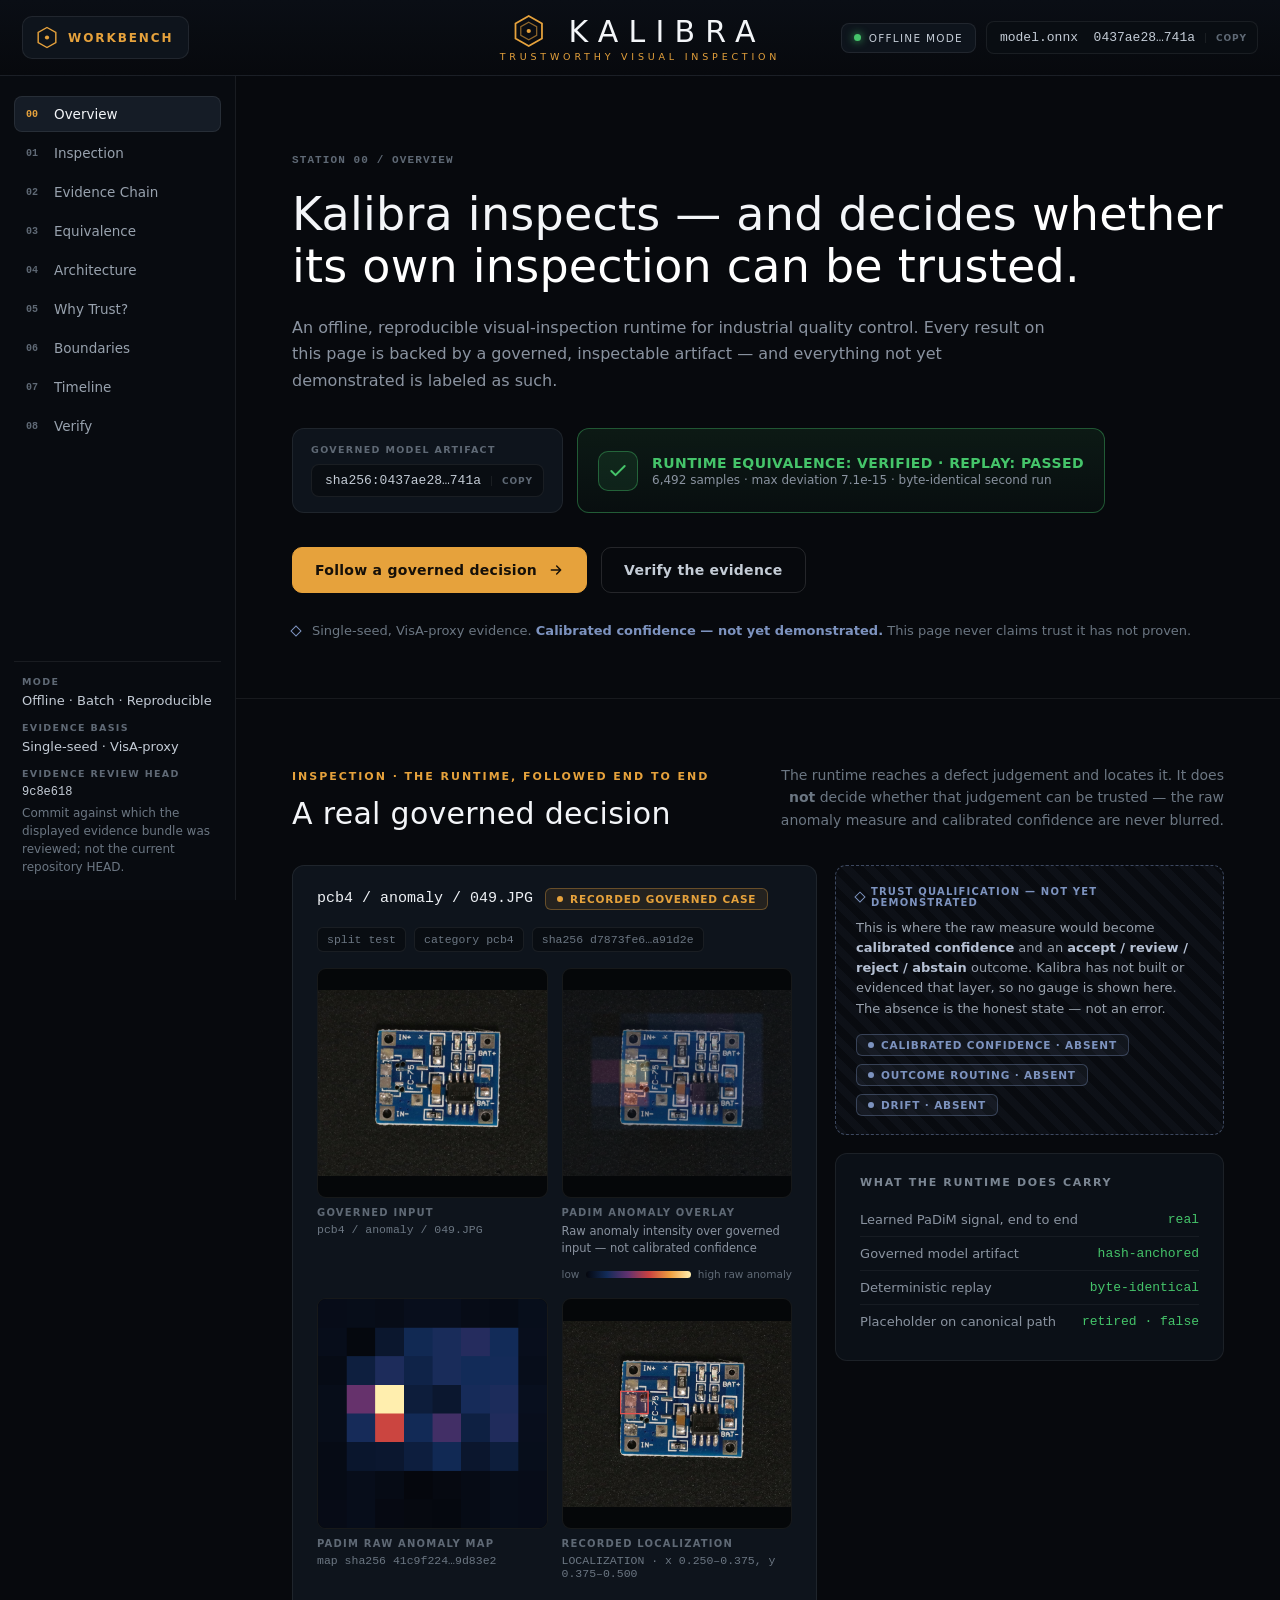
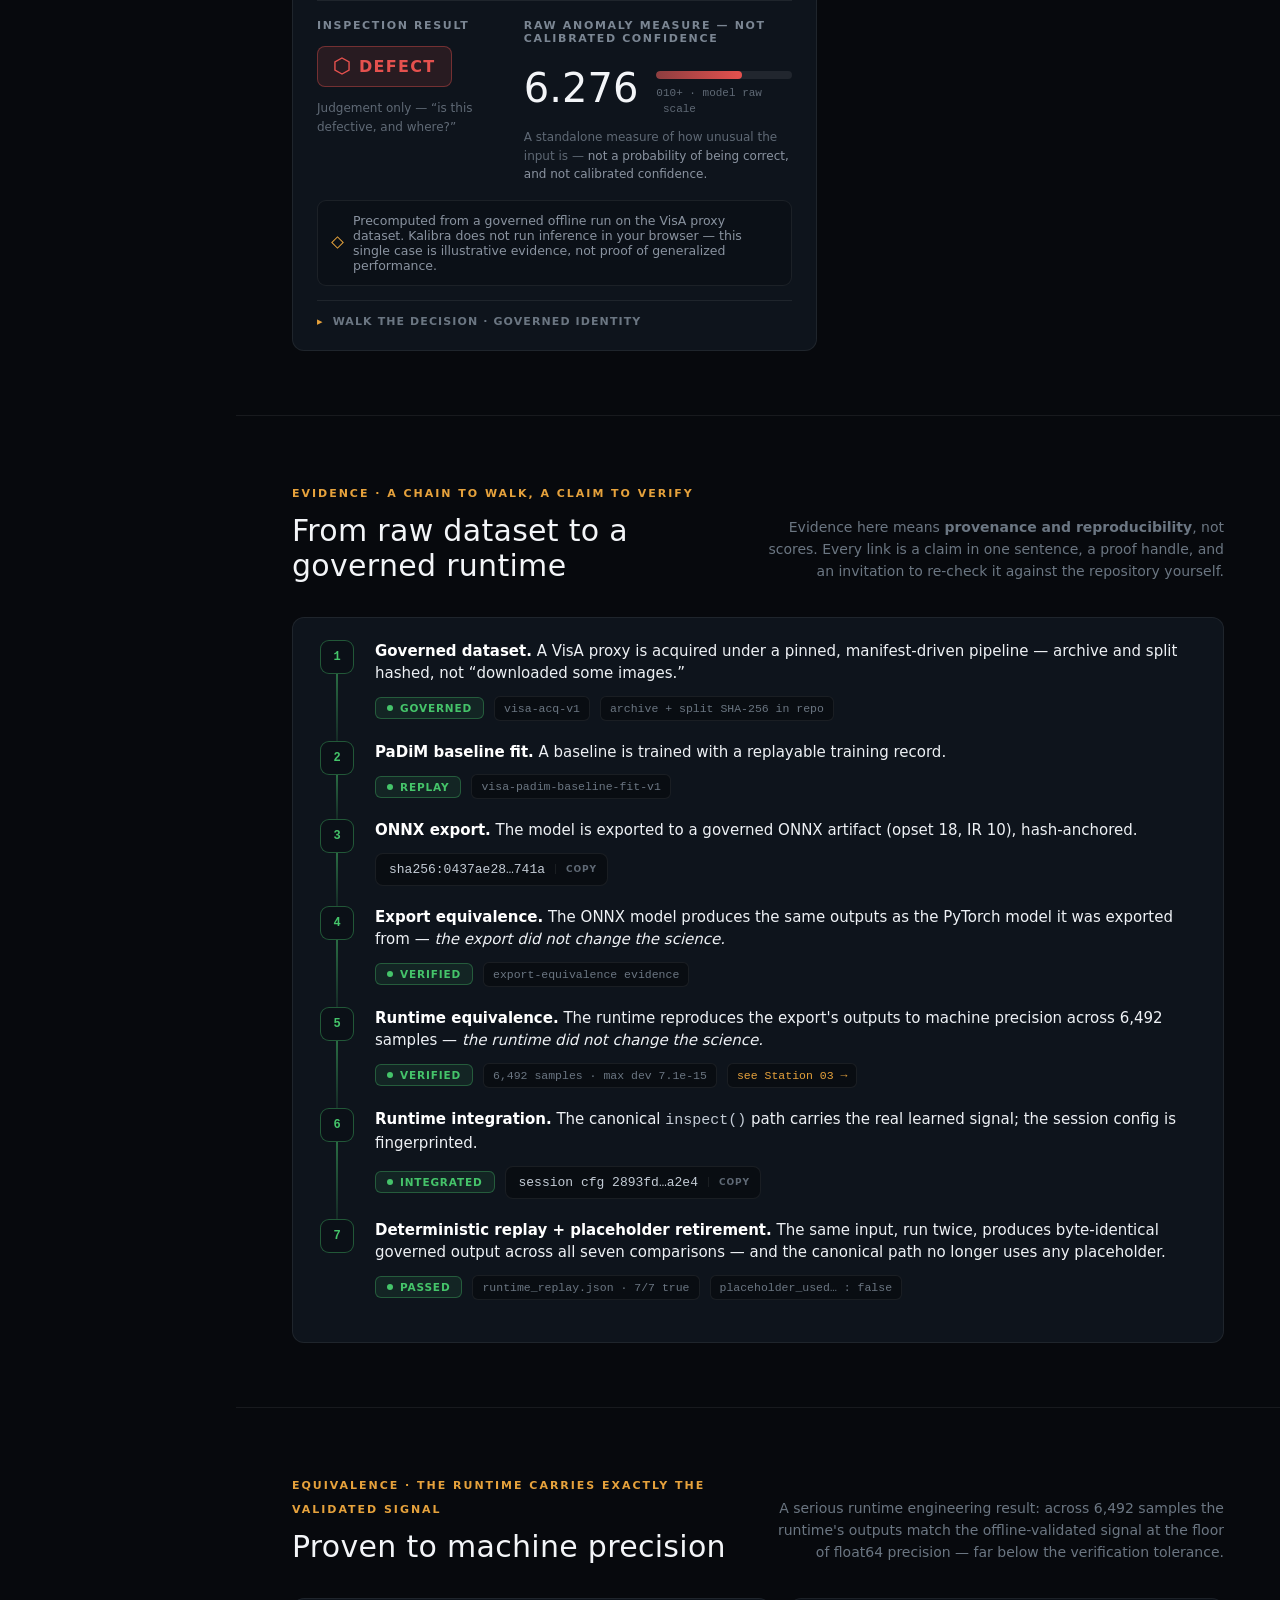
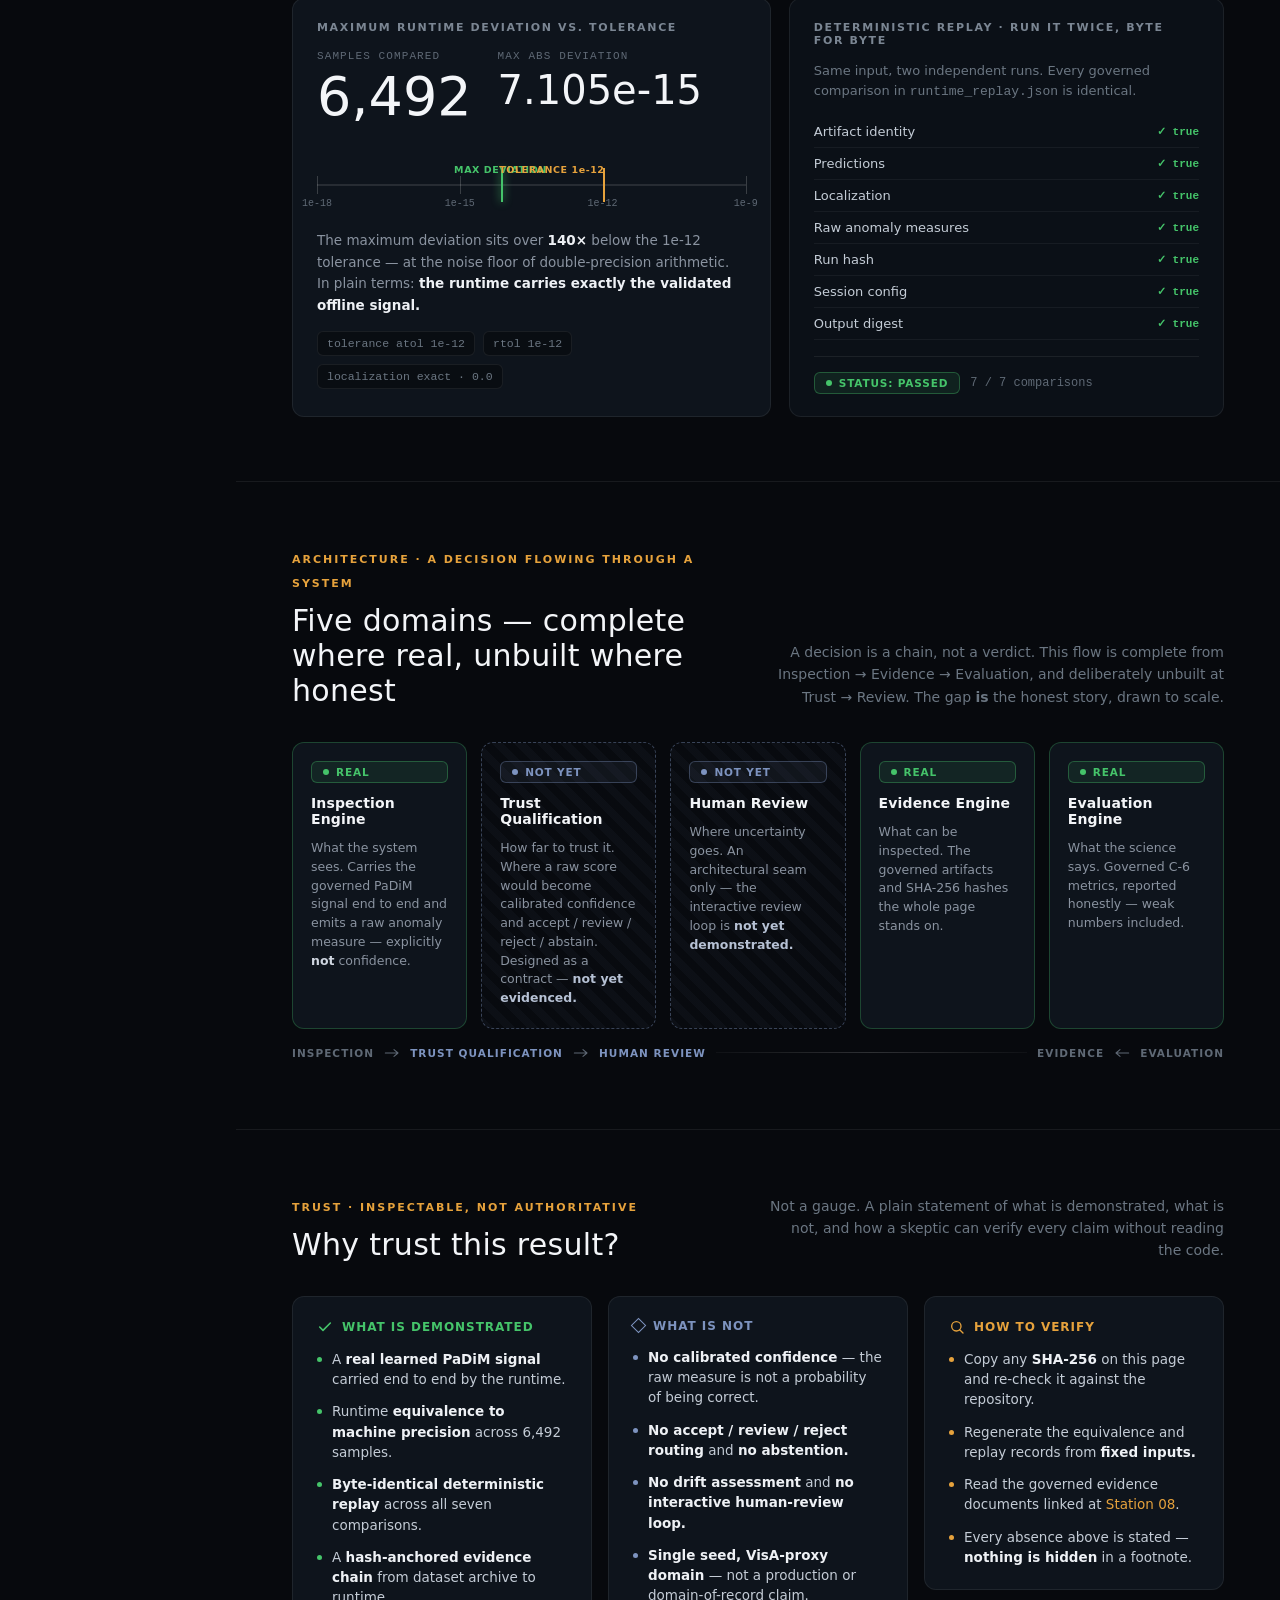
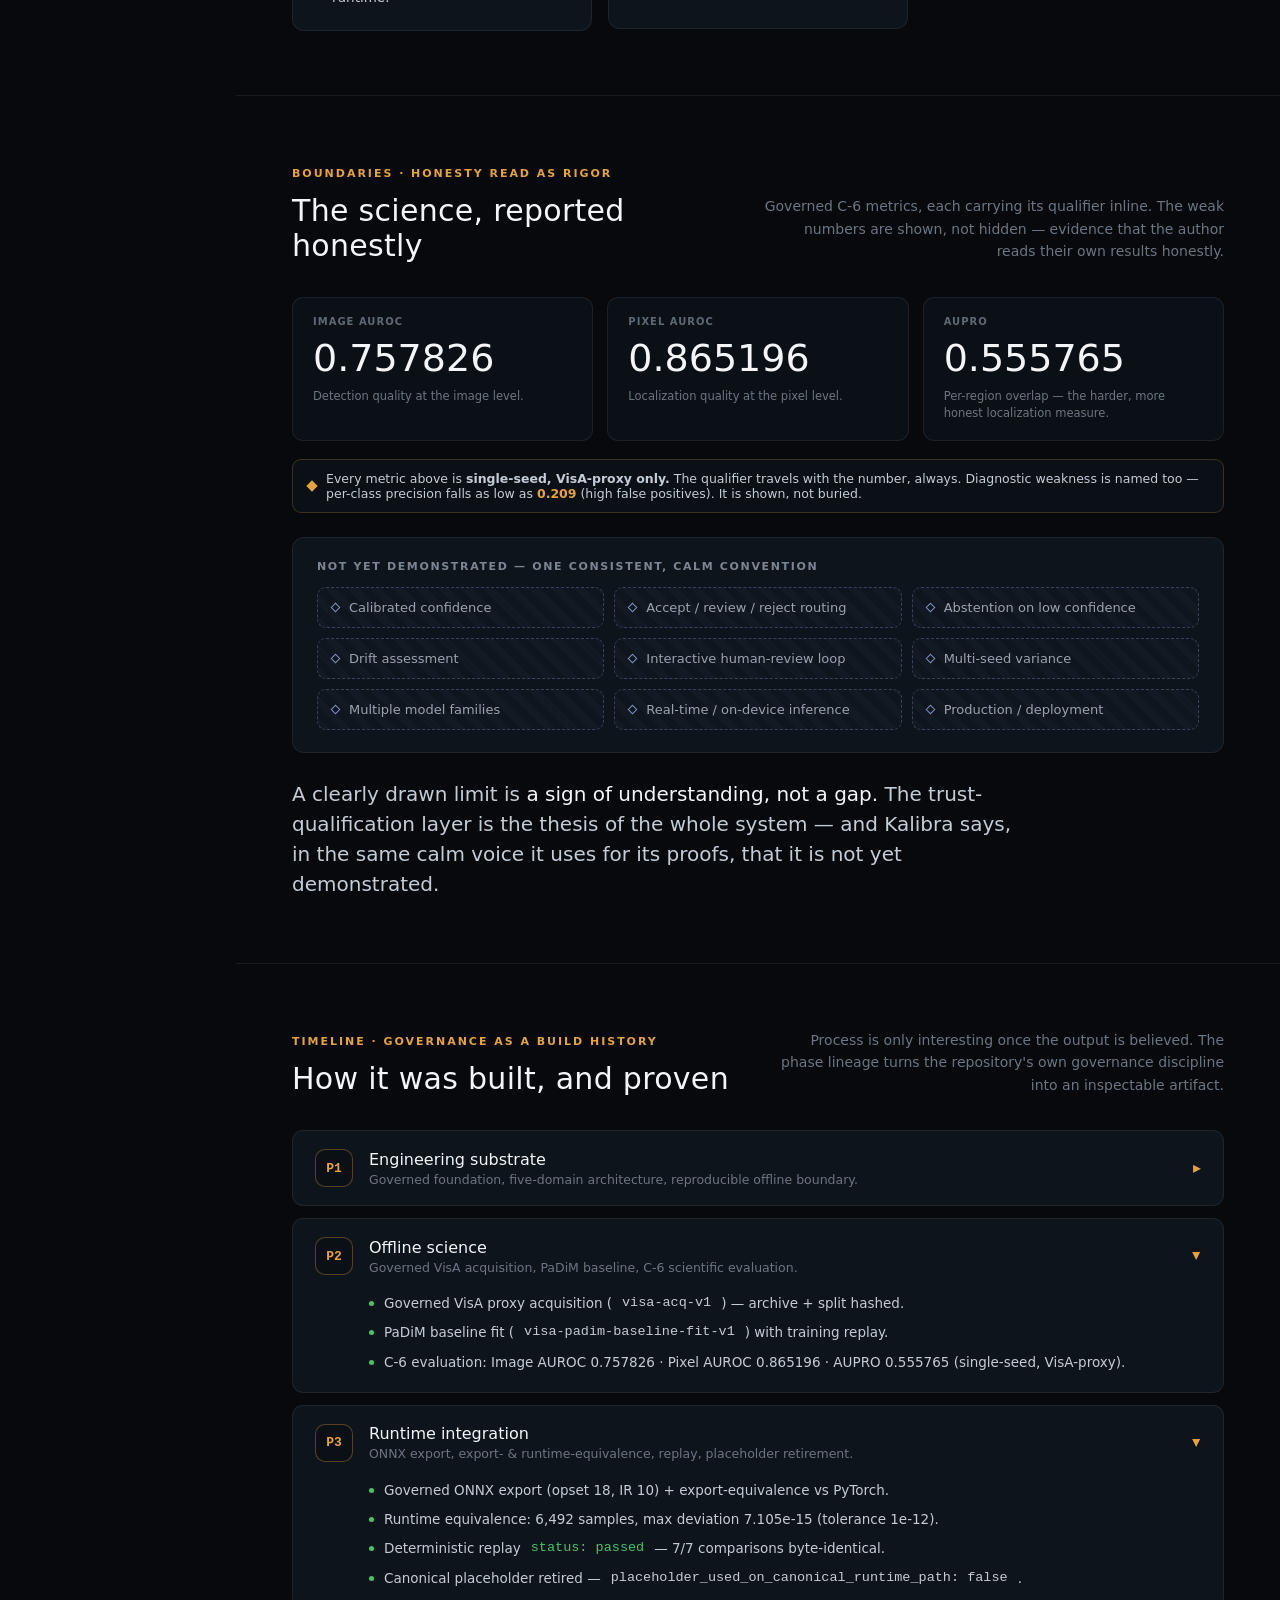
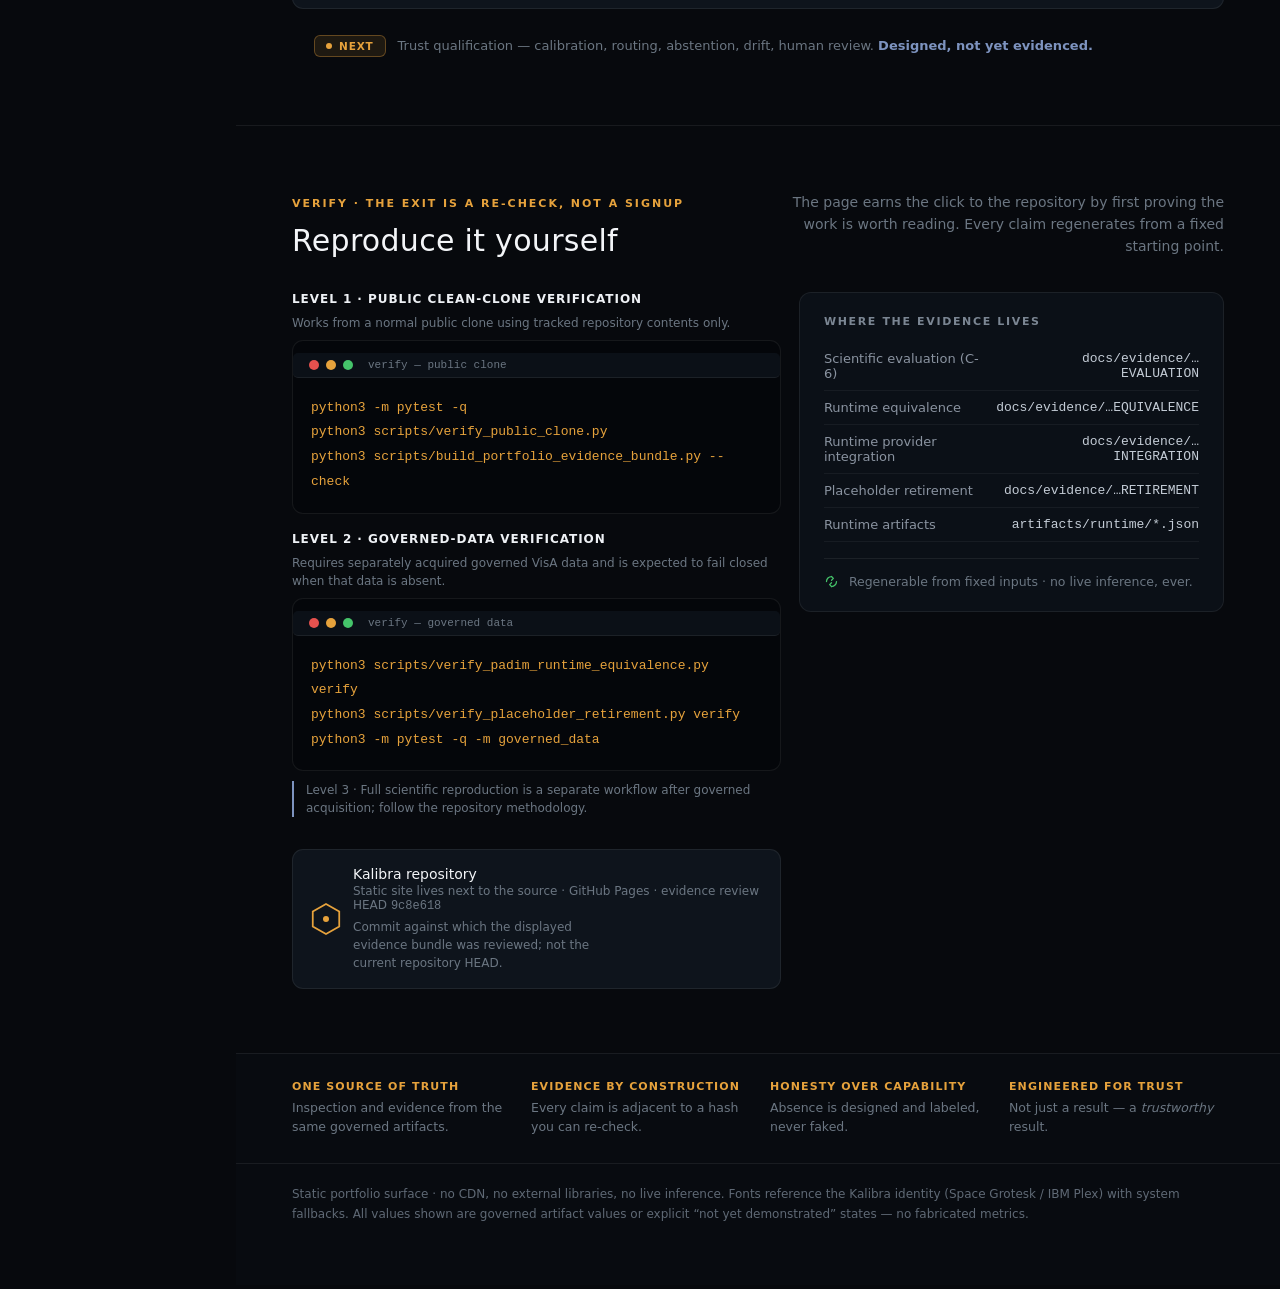
<file: assets/portfolio-experience/index.html>
<!DOCTYPE html>
<html lang="en">
<head>
<meta charset="utf-8">
<meta name="viewport" content="width=device-width, initial-scale=1">
<title>Kalibra — Portfolio Experience</title>
<link rel="icon" href="data:,">
<link rel="stylesheet" href="styles.css">
</head>
<body>

<!-- ============ HEADER ============ -->
<header class="top">
  <div class="brandchip">
    <svg width="20" height="23" viewBox="0 0 34 38" aria-hidden="true"><polygon points="17,2 32,10.5 32,27.5 17,36 2,27.5 2,10.5" fill="none" stroke="#e6a23c" stroke-width="2.4"></polygon><circle cx="17" cy="19" r="3.6" fill="#e6a23c"></circle></svg>
    <span>WORKBENCH</span>
  </div>
  <div class="wordmark">
    <div class="row">
      <svg width="30" height="34" viewBox="0 0 34 38" aria-hidden="true"><polygon points="17,2 32,10.5 32,27.5 17,36 2,27.5 2,10.5" fill="none" stroke="#e6a23c" stroke-width="2"></polygon><polygon points="17,9 26,14 26,24 17,29 8,24 8,14" fill="none" stroke="#e6a23c" stroke-width="1.4" opacity="0.6"></polygon><circle cx="17" cy="19" r="2.4" fill="#e6a23c"></circle></svg>
      <span class="name">KALIBRA</span>
    </div>
    <span class="tag">TRUSTWORTHY VISUAL INSPECTION</span>
  </div>
  <div class="head-right">
    <div class="chip" title="Offline, batch, locally reproducible"><span class="dot g"></span><span class="lbl">OFFLINE MODE</span></div>
    <div class="hashrow" onclick="kcopy(this,'0437ae28…741a')" title="model.onnx SHA-256 — click to copy">
      <span class="h">model.onnx&nbsp;&nbsp;0437ae28…741a</span>
      <span class="k-copy"><span class="k-copy-label">copy</span></span>
    </div>
  </div>
</header>

<div class="shell">

  <!-- ============ NAV RAIL ============ -->
  <nav class="rail" id="rail">
    <a class="navitem active" data-target="hero"><span class="n">00</span><span>Overview</span></a>
    <a class="navitem" data-target="inspection"><span class="n">01</span><span>Inspection</span></a>
    <a class="navitem" data-target="evidence"><span class="n">02</span><span>Evidence Chain</span></a>
    <a class="navitem" data-target="equivalence"><span class="n">03</span><span>Equivalence</span></a>
    <a class="navitem" data-target="architecture"><span class="n">04</span><span>Architecture</span></a>
    <a class="navitem" data-target="trust"><span class="n">05</span><span>Why Trust?</span></a>
    <a class="navitem" data-target="boundaries"><span class="n">06</span><span>Boundaries</span></a>
    <a class="navitem" data-target="timeline"><span class="n">07</span><span>Timeline</span></a>
    <a class="navitem" data-target="repository"><span class="n">08</span><span>Verify</span></a>
    <div class="railfoot">
      <div class="blk"><div class="k">MODE</div><div class="v">Offline · Batch · Reproducible</div></div>
      <div class="blk"><div class="k">EVIDENCE BASIS</div><div class="v">Single-seed · VisA-proxy</div></div>
      <div class="blk"><div class="k">EVIDENCE REVIEW HEAD</div><div class="v mn">9c8e618</div><div class="review-explanation">Commit against which the displayed evidence bundle was reviewed; not the current repository HEAD.</div></div>
    </div>
  </nav>

  <!-- ============ MAIN ============ -->
  <main>

    <!-- ===== 00 · HERO ===== -->
    <section class="stn" id="hero">
      <div class="hero-wrap hero">
        <span class="stn-num">STATION 00 / OVERVIEW</span>
        <h1 style="margin-top:18px">Kalibra inspects — and decides <b>whether its own inspection can be trusted.</b></h1>
        <p class="sub">An offline, reproducible visual-inspection runtime for industrial quality control. Every result on this page is backed by a governed, inspectable artifact — and everything not yet demonstrated is labeled as such.</p>

        <div class="identity-strip">
          <div class="idcell">
            <span class="k">Governed model artifact</span>
            <div class="hashrow" onclick="kcopy(this,'0437ae28…741a')" title="Click to copy SHA-256 prefix">
              <span class="h">sha256:0437ae28…741a</span>
              <span class="k-copy"><span class="k-copy-label">copy</span></span>
            </div>
          </div>
          <div class="verdict-badge">
            <div class="seal">
              <svg width="20" height="20" viewBox="0 0 24 24" fill="none"><path d="M20 6L9 17l-5-5" stroke="#45c46a" stroke-width="2.4" stroke-linecap="round" stroke-linejoin="round"/></svg>
            </div>
            <div>
              <div class="vt">RUNTIME EQUIVALENCE: VERIFIED · REPLAY: PASSED</div>
              <div class="vs">6,492 samples · max deviation 7.1e-15 · byte-identical second run</div>
            </div>
          </div>
        </div>

        <div class="cta-row">
          <a class="cta primary" data-scroll="inspection">Follow a governed decision
            <svg width="16" height="16" viewBox="0 0 24 24" fill="none"><path d="M5 12h14M13 6l6 6-6 6" stroke="#161009" stroke-width="2.2" stroke-linecap="round" stroke-linejoin="round"/></svg>
          </a>
          <a class="cta ghost" data-scroll="evidence">Verify the evidence</a>
        </div>

        <div class="honest-line">
          <span class="sq"></span>
          <span>Single-seed, VisA-proxy evidence. <b style="color:var(--slate)">Calibrated confidence — not yet demonstrated.</b> This page never claims trust it has not proven.</span>
        </div>
      </div>
    </section>

    <!-- ===== 01 · RUNTIME INSPECTION ===== -->
    <section class="stn" id="inspection" data-screen-label="Inspection">
      <div class="stn-head">
        <div>
          <span class="kick">Inspection · The runtime, followed end to end</span>
          <div class="stn-title">A real governed decision</div>
        </div>
        <p class="lede">The runtime reaches a defect judgement and locates it. It does <b>not</b> decide whether that judgement can be trusted — the raw anomaly measure and calibrated confidence are never blurred.</p>
      </div>

      <div class="insp-grid">
        <!-- left: the decision -->
        <div class="card">
          <div class="inspection-case-head">
            <div class="case-title">
              <span class="mono sample">pcb4 / anomaly / 049.JPG</span>
              <span class="st amber"><span class="sd"></span>Recorded governed case</span>
            </div>
            <div class="case-meta">
              <span class="pathpill">split test</span>
              <span class="pathpill">category pcb4</span>
              <span class="pathpill">sha256 d7873fe6…a91d2e</span>
            </div>
          </div>

          <div class="inspection-visuals">
            <figure class="visual-panel">
              <div class="visual-frame">
                <img alt="Governed VisA-proxy PCB inspection input" src="media/runtime-inspection/pcb4-049-input.jpg">
              </div>
              <figcaption class="visual-caption">
                <span class="t">Governed input</span>
                <span class="s">pcb4 / anomaly / 049.JPG</span>
              </figcaption>
            </figure>
            <figure class="visual-panel">
              <div class="visual-frame">
                <img alt="Semi-transparent PaDiM raw anomaly intensity over the governed PCB input" src="media/runtime-inspection/pcb4-049-anomaly-overlay.png">
              </div>
              <figcaption class="visual-caption">
                <span class="t">PaDiM anomaly overlay</span>
                <span class="s visual-explainer">Raw anomaly intensity over governed input — not calibrated confidence</span>
                <span class="heat-legend"><span>low</span><span class="ramp"></span><span>high raw anomaly</span></span>
              </figcaption>
            </figure>
            <figure class="visual-panel">
              <div class="visual-frame">
                <img alt="PaDiM raw anomaly map for the governed PCB case" src="media/runtime-inspection/pcb4-049-padim-map.png">
              </div>
              <figcaption class="visual-caption">
                <span class="t">PaDiM raw anomaly map</span>
                <span class="s">map sha256 41c9f224…9d83e2</span>
              </figcaption>
            </figure>
            <figure class="visual-panel">
              <div class="visual-frame">
                <img alt="Recorded localization region overlaid on the governed PCB input" src="media/runtime-inspection/pcb4-049-localization.png">
              </div>
              <figcaption class="visual-caption">
                <span class="t">Recorded localization</span>
                <span class="s">LOCALIZATION · x 0.250–0.375, y 0.375–0.500</span>
              </figcaption>
            </figure>
          </div>

          <div style="height:1px;background:var(--line);margin:20px 0 18px"></div>

          <div class="result-grid">
            <div>
              <div class="card-k">Inspection result</div>
              <div style="display:inline-flex;align-items:center;gap:9px;background:rgba(229,81,78,0.12);border:1px solid rgba(229,81,78,0.4);border-radius:8px;padding:10px 16px">
                <svg width="16" height="18" viewBox="0 0 34 38"><polygon points="17,2 32,10.5 32,27.5 17,36 2,27.5 2,10.5" fill="none" stroke="#e5514e" stroke-width="3"></polygon></svg>
                <span style="font:600 16px var(--disp);letter-spacing:.08em;color:var(--red)">DEFECT</span>
              </div>
              <p style="font:400 12px var(--body);color:var(--mut4);margin-top:12px;line-height:1.55">Judgement only — &ldquo;is this defective, and where?&rdquo;</p>
            </div>
            <div>
              <div class="card-k">Raw anomaly measure — not calibrated confidence</div>
              <div style="display:flex;align-items:center;gap:18px">
                <span class="metric-big">6.276</span>
                <div style="flex:1">
                  <div class="bar"><i style="width:63%"></i></div>
                  <div class="raw-scale"><span class="mono" style="font-size:11px;color:var(--mut4)">0</span><span class="mono" style="font-size:11px;color:var(--mut4)">10+ · model raw scale</span></div>
                </div>
              </div>
              <p style="font:400 12px var(--body);color:var(--mut4);margin-top:10px;line-height:1.55">A standalone measure of how unusual the input is — <span style="color:var(--mut2)">not a probability of being correct, and not calibrated confidence.</span></p>
            </div>
          </div>

          <div class="precomp">
            <span class="sq"></span>
            <span>Precomputed from a governed offline run on the VisA proxy dataset. Kalibra does not run inference in your browser — this single case is illustrative evidence, not proof of generalized performance.</span>
          </div>

          <details class="disclose">
            <summary><span class="caret">▸</span> Walk the decision · governed identity</summary>
            <div style="margin-top:14px">
              <div class="kv"><span class="k">Model identity</span><span class="v">kalibra-padim-onnx-export-v1</span></div>
              <div class="kv"><span class="k">Model artifact</span><span class="v">sha256:0437ae28…741a</span></div>
              <div class="kv"><span class="k">Input content hash</span><span class="v">d7873fe6…a91d2e</span></div>
              <div class="kv"><span class="k">Anomaly-map hash</span><span class="v">41c9f224…9d83e2</span></div>
              <div class="kv"><span class="k">Projection manifest</span><span class="v">c60a3bd4…3bb25c</span></div>
              <div class="kv"><span class="k">Feature contract</span><span class="v">…rgb64-bilinear-float64-patch8-v1</span></div>
              <div class="kv"><span class="k">Toolchain pin</span><span class="v">onnxruntime 1.19.2 · numpy 2.0.2 · python 3.9.6</span></div>
              <div class="kv"><span class="k">Determinism</span><span class="v">single-thread · ORT_DISABLE_ALL · CPU EP</span></div>
            </div>
          </details>
        </div>

        <!-- right: trust — honestly empty -->
        <div class="grid">
          <div class="nyd">
            <div class="badge"><span class="sq"></span>Trust qualification — not yet demonstrated</div>
            <p>This is where the raw measure would become <b style="color:#b6c1d4">calibrated confidence</b> and an <b style="color:#b6c1d4">accept / review / reject / abstain</b> outcome. Kalibra has not built or evidenced that layer, so no gauge is shown here. The absence is the honest state — not an error.</p>
            <div style="display:flex;flex-wrap:wrap;gap:8px;margin-top:15px">
              <span class="st gap"><span class="sd"></span>Calibrated confidence · absent</span>
              <span class="st gap"><span class="sd"></span>Outcome routing · absent</span>
              <span class="st gap"><span class="sd"></span>Drift · absent</span>
            </div>
          </div>

          <div class="card deep">
            <div class="card-k">What the runtime does carry</div>
            <div class="kv"><span class="k">Learned PaDiM signal, end to end</span><span class="v" style="color:var(--green)">real</span></div>
            <div class="kv"><span class="k">Governed model artifact</span><span class="v" style="color:var(--green)">hash-anchored</span></div>
            <div class="kv"><span class="k">Deterministic replay</span><span class="v" style="color:var(--green)">byte-identical</span></div>
            <div class="kv"><span class="k">Placeholder on canonical path</span><span class="v" style="color:var(--green)">retired · false</span></div>
          </div>
        </div>
      </div>
    </section>

    <!-- ===== 02 · EVIDENCE CHAIN ===== -->
    <section class="stn" id="evidence" data-screen-label="Evidence Chain">
      <div class="stn-head">
        <div>
          <span class="kick">Evidence · A chain to walk, a claim to verify</span>
          <div class="stn-title">From raw dataset to a governed runtime</div>
        </div>
        <p class="lede">Evidence here means <b>provenance and reproducibility</b>, not scores. Every link is a claim in one sentence, a proof handle, and an invitation to re-check it against the repository yourself.</p>
      </div>

      <div class="card chain">
        <div class="link">
          <div class="spine"><div class="node">1</div><div class="stem"></div></div>
          <div class="body">
            <div class="claim"><b>Governed dataset.</b> A VisA proxy is acquired under a pinned, manifest-driven pipeline — archive and split hashed, not &ldquo;downloaded some images.&rdquo;</div>
            <div class="meta"><span class="st real"><span class="sd"></span>governed</span><span class="pathpill">visa-acq-v1</span><span class="pathpill">archive + split SHA-256 in repo</span></div>
          </div>
        </div>
        <div class="link">
          <div class="spine"><div class="node">2</div><div class="stem"></div></div>
          <div class="body">
            <div class="claim"><b>PaDiM baseline fit.</b> A baseline is trained with a replayable training record.</div>
            <div class="meta"><span class="st real"><span class="sd"></span>replay</span><span class="pathpill">visa-padim-baseline-fit-v1</span></div>
          </div>
        </div>
        <div class="link">
          <div class="spine"><div class="node">3</div><div class="stem"></div></div>
          <div class="body">
            <div class="claim"><b>ONNX export.</b> The model is exported to a governed ONNX artifact (opset 18, IR 10), hash-anchored.</div>
            <div class="meta">
              <div class="hashrow" onclick="kcopy(this,'0437ae28…741a')"><span class="h">sha256:0437ae28…741a</span><span class="k-copy"><span class="k-copy-label">copy</span></span></div>
            </div>
          </div>
        </div>
        <div class="link">
          <div class="spine"><div class="node">4</div><div class="stem"></div></div>
          <div class="body">
            <div class="claim"><b>Export equivalence.</b> The ONNX model produces the same outputs as the PyTorch model it was exported from — <i>the export did not change the science.</i></div>
            <div class="meta"><span class="st real"><span class="sd"></span>verified</span><span class="pathpill">export-equivalence evidence</span></div>
          </div>
        </div>
        <div class="link">
          <div class="spine"><div class="node">5</div><div class="stem"></div></div>
          <div class="body">
            <div class="claim"><b>Runtime equivalence.</b> The runtime reproduces the export's outputs to machine precision across 6,492 samples — <i>the runtime did not change the science.</i></div>
            <div class="meta"><span class="st real"><span class="sd"></span>verified</span><span class="pathpill">6,492 samples · max dev 7.1e-15</span><a class="pathpill" data-scroll="equivalence" style="color:var(--amber);cursor:pointer">see Station 03 →</a></div>
          </div>
        </div>
        <div class="link">
          <div class="spine"><div class="node">6</div><div class="stem"></div></div>
          <div class="body">
            <div class="claim"><b>Runtime integration.</b> The canonical <span class="mono" style="color:var(--mut)">inspect()</span> path carries the real learned signal; the session config is fingerprinted.</div>
            <div class="meta"><span class="st real"><span class="sd"></span>integrated</span>
              <div class="hashrow" onclick="kcopy(this,'2893fd…a2e4')"><span class="h">session cfg 2893fd…a2e4</span><span class="k-copy"><span class="k-copy-label">copy</span></span></div>
            </div>
          </div>
        </div>
        <div class="link">
          <div class="spine"><div class="node">7</div></div>
          <div class="body">
            <div class="claim"><b>Deterministic replay + placeholder retirement.</b> The same input, run twice, produces byte-identical governed output across all seven comparisons — and the canonical path no longer uses any placeholder.</div>
            <div class="meta"><span class="st real"><span class="sd"></span>passed</span><span class="pathpill">runtime_replay.json · 7/7 true</span><span class="pathpill">placeholder_used… : false</span></div>
          </div>
        </div>
      </div>
    </section>

    <!-- ===== 03 · RUNTIME EQUIVALENCE ===== -->
    <section class="stn" id="equivalence" data-screen-label="Runtime Equivalence">
      <div class="stn-head">
        <div>
          <span class="kick">Equivalence · The runtime carries exactly the validated signal</span>
          <div class="stn-title">Proven to machine precision</div>
        </div>
        <p class="lede">A serious runtime engineering result: across 6,492 samples the runtime's outputs match the offline-validated signal at the floor of float64 precision — far below the verification tolerance.</p>
      </div>

      <div class="eq-grid">
        <div class="card">
          <div class="card-k">Maximum runtime deviation vs. tolerance</div>
          <div style="display:flex;align-items:baseline;gap:26px;flex-wrap:wrap">
            <div>
              <div class="mono" style="font-size:11px;color:var(--mut4);letter-spacing:.1em;margin-bottom:6px">SAMPLES COMPARED</div>
              <span class="bignum">6,492</span>
            </div>
            <div>
              <div class="mono" style="font-size:11px;color:var(--mut4);letter-spacing:.1em;margin-bottom:6px">MAX ABS DEVIATION</div>
              <span class="bignum" style="font-size:40px">7.105e-15</span>
            </div>
          </div>

          <div class="axis">
            <div class="track"></div>
            <!-- log axis 1e-18 .. 1e-9 mapped 0..100% -->
            <div class="tick" style="left:0%"></div><div class="tlab" style="left:0%">1e-18</div>
            <div class="tick" style="left:33.3%"></div><div class="tlab" style="left:33.3%">1e-15</div>
            <div class="tick" style="left:66.6%"></div><div class="tlab" style="left:66.6%">1e-12</div>
            <div class="tick" style="left:100%"></div><div class="tlab" style="left:100%">1e-9</div>
            <!-- max deviation 7.1e-15 -> log10=-14.15 -> (−14.15+18)/9 = 42.8% -->
            <div class="marker" style="left:42.8%;background:var(--green);box-shadow:0 0 8px var(--green)"><div class="mlab" style="color:var(--green)">MAX DEVIATION</div></div>
            <!-- tolerance 1e-12 -> 66.6% -->
            <div class="marker" style="left:66.6%;background:var(--amber)"><div class="mlab" style="left:auto;right:0;transform:none;text-align:right;color:var(--amber)">TOLERANCE 1e-12</div></div>
          </div>

          <p style="font:400 13.5px var(--body);color:var(--mut2);margin-top:10px;line-height:1.6">
            The maximum deviation sits over <b style="color:var(--ink2)">140×</b> below the 1e-12 tolerance — at the noise floor of double-precision arithmetic. In plain terms: <b style="color:var(--ink2)">the runtime carries exactly the validated offline signal.</b>
          </p>
          <div style="display:flex;flex-wrap:wrap;gap:8px;margin-top:14px">
            <span class="pathpill">tolerance atol 1e-12</span>
            <span class="pathpill">rtol 1e-12</span>
            <span class="pathpill">localization exact · 0.0</span>
          </div>
        </div>

        <div class="card deep">
          <div class="card-k">Deterministic replay · run it twice, byte for byte</div>
          <p style="font:400 13px var(--body);color:var(--mut3);margin-bottom:14px;line-height:1.55">Same input, two independent runs. Every governed comparison in <span class="mono">runtime_replay.json</span> is identical.</p>
          <div class="replay-row"><span>Artifact identity</span><span class="t">✓ true</span></div>
          <div class="replay-row"><span>Predictions</span><span class="t">✓ true</span></div>
          <div class="replay-row"><span>Localization</span><span class="t">✓ true</span></div>
          <div class="replay-row"><span>Raw anomaly measures</span><span class="t">✓ true</span></div>
          <div class="replay-row"><span>Run hash</span><span class="t">✓ true</span></div>
          <div class="replay-row"><span>Session config</span><span class="t">✓ true</span></div>
          <div class="replay-row"><span>Output digest</span><span class="t">✓ true</span></div>
          <div style="display:flex;align-items:center;gap:10px;margin-top:16px;padding-top:15px;border-top:1px solid var(--line)">
            <span class="st real"><span class="sd"></span>status: passed</span>
            <span class="mono" style="font-size:12px;color:var(--mut4)">7 / 7 comparisons</span>
          </div>
        </div>
      </div>
    </section>

    <!-- ===== 04 · ARCHITECTURE ===== -->
    <section class="stn" id="architecture" data-screen-label="Architecture">
      <div class="stn-head">
        <div>
          <span class="kick">Architecture · A decision flowing through a system</span>
          <div class="stn-title">Five domains — complete where real, unbuilt where honest</div>
        </div>
        <p class="lede">A decision is a chain, not a verdict. This flow is complete from Inspection → Evidence → Evaluation, and deliberately unbuilt at Trust → Review. The gap <b>is</b> the honest story, drawn to scale.</p>
      </div>

      <div class="arch">
        <div class="domain real">
          <span class="st real"><span class="sd"></span>Real</span>
          <div class="dn">Inspection Engine</div>
          <div class="role">What the system sees. Carries the governed PaDiM signal end to end and emits a raw anomaly measure — explicitly <b style="color:#cfd6e0">not</b> confidence.</div>
        </div>
        <div class="domain gap">
          <span class="st gap"><span class="sd"></span>Not yet</span>
          <div class="dn">Trust Qualification</div>
          <div class="role">How far to trust it. Where a raw score would become calibrated confidence and accept / review / reject / abstain. Designed as a contract — <b style="color:#b6c1d4">not yet evidenced.</b></div>
        </div>
        <div class="domain gap">
          <span class="st gap"><span class="sd"></span>Not yet</span>
          <div class="dn">Human Review</div>
          <div class="role">Where uncertainty goes. An architectural seam only — the interactive review loop is <b style="color:#b6c1d4">not yet demonstrated.</b></div>
        </div>
        <div class="domain real">
          <span class="st real"><span class="sd"></span>Real</span>
          <div class="dn">Evidence Engine</div>
          <div class="role">What can be inspected. The governed artifacts and SHA-256 hashes the whole page stands on.</div>
        </div>
        <div class="domain real">
          <span class="st real"><span class="sd"></span>Real</span>
          <div class="dn">Evaluation Engine</div>
          <div class="role">What the science says. Governed C-6 metrics, reported honestly — weak numbers included.</div>
        </div>
      </div>

      <div class="archflow">
        <span>Inspection</span>
        <svg width="16" height="12" viewBox="0 0 24 16" fill="none"><path d="M2 8h18M15 3l6 5-6 5" stroke="#5f6975" stroke-width="1.6" stroke-linecap="round" stroke-linejoin="round"/></svg>
        <span style="color:var(--slate)">Trust Qualification</span>
        <svg width="16" height="12" viewBox="0 0 24 16" fill="none"><path d="M2 8h18M15 3l6 5-6 5" stroke="#5f6975" stroke-width="1.6" stroke-linecap="round" stroke-linejoin="round"/></svg>
        <span style="color:var(--slate)">Human Review</span>
        <span class="ar"></span>
        <span>Evidence</span>
        <svg width="16" height="12" viewBox="0 0 24 16" fill="none"><path d="M22 8H4M9 3L3 8l6 5" stroke="#5f6975" stroke-width="1.6" stroke-linecap="round" stroke-linejoin="round"/></svg>
        <span>Evaluation</span>
      </div>
    </section>

    <!-- ===== 05 · WHY TRUST ===== -->
    <section class="stn" id="trust" data-screen-label="Why Trust This Result">
      <div class="stn-head">
        <div>
          <span class="kick">Trust · Inspectable, not authoritative</span>
          <div class="stn-title">Why trust this result?</div>
        </div>
        <p class="lede">Not a gauge. A plain statement of what is demonstrated, what is not, and how a skeptic can verify every claim without reading the code.</p>
      </div>

      <div class="three">
        <div class="card">
          <div class="col-h" style="color:var(--green)">
            <svg width="16" height="16" viewBox="0 0 24 24" fill="none"><path d="M20 6L9 17l-5-5" stroke="#45c46a" stroke-width="2.4" stroke-linecap="round" stroke-linejoin="round"/></svg>
            What is demonstrated
          </div>
          <ul>
            <li><span class="m" style="background:var(--green)"></span><span>A <b>real learned PaDiM signal</b> carried end to end by the runtime.</span></li>
            <li><span class="m" style="background:var(--green)"></span><span>Runtime <b>equivalence to machine precision</b> across 6,492 samples.</span></li>
            <li><span class="m" style="background:var(--green)"></span><span><b>Byte-identical deterministic replay</b> across all seven comparisons.</span></li>
            <li><span class="m" style="background:var(--green)"></span><span>A <b>hash-anchored evidence chain</b> from dataset archive to runtime.</span></li>
          </ul>
        </div>
        <div class="card">
          <div class="col-h" style="color:var(--slate)">
            <span class="sq" style="width:11px;height:11px;border:1.5px solid var(--slate);transform:rotate(45deg);display:inline-block"></span>
            What is not
          </div>
          <ul>
            <li><span class="m" style="background:var(--slate)"></span><span><b>No calibrated confidence</b> — the raw measure is not a probability of being correct.</span></li>
            <li><span class="m" style="background:var(--slate)"></span><span><b>No accept / review / reject routing</b> and <b>no abstention.</b></span></li>
            <li><span class="m" style="background:var(--slate)"></span><span><b>No drift assessment</b> and <b>no interactive human-review loop.</b></span></li>
            <li><span class="m" style="background:var(--slate)"></span><span><b>Single seed, VisA-proxy domain</b> — not a production or domain-of-record claim.</span></li>
          </ul>
        </div>
        <div class="card">
          <div class="col-h" style="color:var(--amber)">
            <svg width="16" height="16" viewBox="0 0 24 24" fill="none"><circle cx="11" cy="11" r="7" stroke="#e6a23c" stroke-width="2"/><path d="M16 16l5 5" stroke="#e6a23c" stroke-width="2" stroke-linecap="round"/></svg>
            How to verify
          </div>
          <ul>
            <li><span class="m" style="background:var(--amber)"></span><span>Copy any <b>SHA-256</b> on this page and re-check it against the repository.</span></li>
            <li><span class="m" style="background:var(--amber)"></span><span>Regenerate the equivalence and replay records from <b>fixed inputs.</b></span></li>
            <li><span class="m" style="background:var(--amber)"></span><span>Read the governed evidence documents linked at <a data-scroll="repository" style="cursor:pointer">Station 08</a>.</span></li>
            <li><span class="m" style="background:var(--amber)"></span><span>Every absence above is stated — <b>nothing is hidden</b> in a footnote.</span></li>
          </ul>
        </div>
      </div>
    </section>

    <!-- ===== 06 · SCIENTIFIC BOUNDARIES ===== -->
    <section class="stn" id="boundaries" data-screen-label="Scientific Boundaries">
      <div class="stn-head">
        <div>
          <span class="kick">Boundaries · Honesty read as rigor</span>
          <div class="stn-title">The science, reported honestly</div>
        </div>
        <p class="lede">Governed C-6 metrics, each carrying its qualifier inline. The weak numbers are shown, not hidden — evidence that the author reads their own results honestly.</p>
      </div>

      <div class="metrics">
        <div class="metric">
          <div class="mn">Image AUROC</div>
          <div class="mv">0.757826</div>
          <div class="mq">Detection quality at the image level.</div>
        </div>
        <div class="metric">
          <div class="mn">Pixel AUROC</div>
          <div class="mv">0.865196</div>
          <div class="mq">Localization quality at the pixel level.</div>
        </div>
        <div class="metric">
          <div class="mn">AUPRO</div>
          <div class="mv">0.555765</div>
          <div class="mq">Per-region overlap — the harder, more honest localization measure.</div>
        </div>
      </div>

      <div class="qualbar">
        <span class="sq"></span>
        <span>Every metric above is <b style="color:var(--mut)">single-seed, VisA-proxy only.</b> The qualifier travels with the number, always. Diagnostic weakness is named too — per-class precision falls as low as <b style="color:var(--amber)">0.209</b> (high false positives). It is shown, not buried.</span>
      </div>

      <div class="card">
        <div class="card-k">Not yet demonstrated — one consistent, calm convention</div>
        <div class="nyd-list">
          <div class="nyd-item"><span class="sq"></span><span>Calibrated confidence</span></div>
          <div class="nyd-item"><span class="sq"></span><span>Accept / review / reject routing</span></div>
          <div class="nyd-item"><span class="sq"></span><span>Abstention on low confidence</span></div>
          <div class="nyd-item"><span class="sq"></span><span>Drift assessment</span></div>
          <div class="nyd-item"><span class="sq"></span><span>Interactive human-review loop</span></div>
          <div class="nyd-item"><span class="sq"></span><span>Multi-seed variance</span></div>
          <div class="nyd-item"><span class="sq"></span><span>Multiple model families</span></div>
          <div class="nyd-item"><span class="sq"></span><span>Real-time / on-device inference</span></div>
          <div class="nyd-item"><span class="sq"></span><span>Production / deployment</span></div>
        </div>
      </div>

      <p class="reframe">A clearly drawn limit is <b>a sign of understanding, not a gap.</b> The trust-qualification layer is the thesis of the whole system — and Kalibra says, in the same calm voice it uses for its proofs, that it is not yet demonstrated.</p>
    </section>

    <!-- ===== 07 · ENGINEERING TIMELINE ===== -->
    <section class="stn" id="timeline" data-screen-label="Engineering Timeline">
      <div class="stn-head">
        <div>
          <span class="kick">Timeline · Governance as a build history</span>
          <div class="stn-title">How it was built, and proven</div>
        </div>
        <p class="lede">Process is only interesting once the output is believed. The phase lineage turns the repository's own governance discipline into an inspectable artifact.</p>
      </div>

      <div class="tl">
        <details class="phase">
          <summary>
            <div class="pnum">P1</div>
            <div><div class="pt">Engineering substrate</div><div class="ps">Governed foundation, five-domain architecture, reproducible offline boundary.</div></div>
            <span class="caret">▸</span>
          </summary>
          <div class="detail">
            <div class="di"><span class="m"></span>Offline, batch, locally reproducible system boundary defined.</div>
            <div class="di"><span class="m"></span>Five engineering domains established as architectural boundaries.</div>
            <div class="di"><span class="m"></span>SHA-256 governance introduced across every artifact.</div>
          </div>
        </details>
        <details class="phase" open>
          <summary>
            <div class="pnum">P2</div>
            <div><div class="pt">Offline science</div><div class="ps">Governed VisA acquisition, PaDiM baseline, C-6 scientific evaluation.</div></div>
            <span class="caret">▸</span>
          </summary>
          <div class="detail">
            <div class="di"><span class="m"></span>Governed VisA proxy acquisition (<span class="mono" style="color:var(--mut)">visa-acq-v1</span>) — archive + split hashed.</div>
            <div class="di"><span class="m"></span>PaDiM baseline fit (<span class="mono" style="color:var(--mut)">visa-padim-baseline-fit-v1</span>) with training replay.</div>
            <div class="di"><span class="m"></span>C-6 evaluation: Image AUROC 0.757826 · Pixel AUROC 0.865196 · AUPRO 0.555765 (single-seed, VisA-proxy).</div>
          </div>
        </details>
        <details class="phase" open>
          <summary>
            <div class="pnum">P3</div>
            <div><div class="pt">Runtime integration</div><div class="ps">ONNX export, export- & runtime-equivalence, replay, placeholder retirement.</div></div>
            <span class="caret">▸</span>
          </summary>
          <div class="detail">
            <div class="di"><span class="m"></span>Governed ONNX export (opset 18, IR 10) + export-equivalence vs PyTorch.</div>
            <div class="di"><span class="m"></span>Runtime equivalence: 6,492 samples, max deviation 7.105e-15 (tolerance 1e-12).</div>
            <div class="di"><span class="m"></span>Deterministic replay <span class="mono" style="color:var(--green)">status: passed</span> — 7/7 comparisons byte-identical.</div>
            <div class="di"><span class="m"></span>Canonical placeholder retired — <span class="mono" style="color:var(--mut)">placeholder_used_on_canonical_runtime_path: false</span>.</div>
          </div>
        </details>
        <div style="display:flex;align-items:center;gap:12px;padding:14px 22px 4px">
          <span class="st amber"><span class="sd"></span>Next</span>
          <span style="font:400 13px var(--body);color:var(--mut3)">Trust qualification — calibration, routing, abstention, drift, human review. <b style="color:var(--slate)">Designed, not yet evidenced.</b></span>
        </div>
      </div>
    </section>

    <!-- ===== 08 · REPOSITORY / VERIFY ===== -->
    <section class="stn" id="repository" data-screen-label="Repository / Verify" style="border-bottom:none">
      <div class="stn-head">
        <div>
          <span class="kick">Verify · The exit is a re-check, not a signup</span>
          <div class="stn-title">Reproduce it yourself</div>
        </div>
        <p class="lede">The page earns the click to the repository by first proving the work is worth reading. Every claim regenerates from a fixed starting point.</p>
      </div>

      <div class="verify-grid">
        <div class="verify-levels">
          <div class="verify-level">
            <div class="level-label">Level 1 · Public clean-clone verification</div>
            <p class="verify-note">Works from a normal public clone using tracked repository contents only.</p>
            <div class="term">
              <div class="bar"><b style="background:#e5514e"></b><b style="background:#e6a23c"></b><b style="background:#45c46a"></b><span class="l">verify — public clone</span></div>
<pre><span class="a">python3 -m pytest -q</span>
<span class="a">python3 scripts/verify_public_clone.py</span>
<span class="a">python3 scripts/build_portfolio_evidence_bundle.py --check</span></pre>
            </div>
          </div>
          <div class="verify-level">
            <div class="level-label">Level 2 · Governed-data verification</div>
            <p class="verify-note">Requires separately acquired governed VisA data and is expected to fail closed when that data is absent.</p>
            <div class="term">
              <div class="bar"><b style="background:#e5514e"></b><b style="background:#e6a23c"></b><b style="background:#45c46a"></b><span class="l">verify — governed data</span></div>
<pre><span class="a">python3 scripts/verify_padim_runtime_equivalence.py verify</span>
<span class="a">python3 scripts/verify_placeholder_retirement.py verify</span>
<span class="a">python3 -m pytest -q -m governed_data</span></pre>
            </div>
            <p class="verify-note level-three">Level 3 · Full scientific reproduction is a separate workflow after governed acquisition; follow the repository methodology.</p>
          </div>
          <div class="repo-cta">
            <svg class="hex" width="30" height="34" viewBox="0 0 34 38"><polygon points="17,2 32,10.5 32,27.5 17,36 2,27.5 2,10.5" fill="none" stroke="#e6a23c" stroke-width="2"></polygon><circle cx="17" cy="19" r="3.4" fill="#e6a23c"></circle></svg>
            <div>
              <div style="font:500 14px var(--disp);color:var(--ink)">Kalibra repository</div>
              <div style="font:400 12px var(--body);color:var(--mut3);margin-top:2px">Static site lives next to the source · GitHub Pages · evidence review HEAD <span class="mono">9c8e618</span></div>
              <div class="review-explanation">Commit against which the displayed evidence bundle was reviewed; not the current repository HEAD.</div>
            </div>
          </div>
        </div>

        <div class="card deep">
          <div class="card-k">Where the evidence lives</div>
          <div class="kv"><span class="k">Scientific evaluation (C-6)</span><span class="v">docs/evidence/…EVALUATION</span></div>
          <div class="kv"><span class="k">Runtime equivalence</span><span class="v">docs/evidence/…EQUIVALENCE</span></div>
          <div class="kv"><span class="k">Runtime provider integration</span><span class="v">docs/evidence/…INTEGRATION</span></div>
          <div class="kv"><span class="k">Placeholder retirement</span><span class="v">docs/evidence/…RETIREMENT</span></div>
          <div class="kv"><span class="k">Runtime artifacts</span><span class="v">artifacts/runtime/*.json</span></div>
          <div style="display:flex;align-items:center;gap:10px;margin-top:16px;padding-top:15px;border-top:1px solid var(--line)">
            <svg width="15" height="15" viewBox="0 0 24 24" fill="none"><path d="M4 12a8 8 0 018-8m8 8a8 8 0 01-8 8" stroke="#45c46a" stroke-width="2" stroke-linecap="round"/><path d="M12 4l3 3-3 3M12 20l-3-3 3-3" stroke="#45c46a" stroke-width="2" stroke-linecap="round" stroke-linejoin="round"/></svg>
            <span style="font:400 12.5px var(--body);color:var(--mut3)">Regenerable from fixed inputs · no live inference, ever.</span>
          </div>
        </div>
      </div>
    </section>

    <!-- ===== FOOTER PRINCIPLES ===== -->
    <div class="footer-principles">
      <div class="fp"><div class="t" style="color:var(--amber)">One source of truth</div><div class="s">Inspection and evidence from the same governed artifacts.</div></div>
      <div class="fp"><div class="t" style="color:var(--amber)">Evidence by construction</div><div class="s">Every claim is adjacent to a hash you can re-check.</div></div>
      <div class="fp"><div class="t" style="color:var(--amber)">Honesty over capability</div><div class="s">Absence is designed and labeled, never faked.</div></div>
      <div class="fp"><div class="t" style="color:var(--amber)">Engineered for trust</div><div class="s">Not just a result — a <i>trustworthy</i> result.</div></div>
    </div>
    <div class="proto-note">
      Static portfolio surface · no CDN, no external libraries, no live inference. Fonts reference the Kalibra identity (Space&nbsp;Grotesk / IBM&nbsp;Plex) with system fallbacks. All values shown are governed artifact values or explicit &ldquo;not yet demonstrated&rdquo; states — no fabricated metrics.
    </div>

  </main>
</div>

<script src="app.js"></script>
</body>
</html>
</file>
<file: portfolio/styles.css>
/* ============================================================
   KALIBRA — Portfolio Experience
   Static, self-contained portfolio surface.
   No CDN, no external libraries. Fonts reference the Kalibra
   identity (Space Grotesk / IBM Plex) with system fallbacks
   so the page is fully offline-renderable.
   ============================================================ */
:root{
  --bg:#07090d; --bg2:#080b10; --panel:#0e141c; --panel2:#0b1017; --panel3:#090d12;
  --line:rgba(255,255,255,0.07); --line2:rgba(255,255,255,0.12);
  --ink:#f3f5f8; --ink2:#eef1f5; --mut:#c4ccd6; --mut2:#8a93a0; --mut3:#6b7682; --mut4:#5f6975;
  --amber:#e6a23c; --green:#45c46a; --red:#e5514e; --slate:#7d93bf;
  --disp:'Space Grotesk','Eurostile','Segoe UI',system-ui,-apple-system,sans-serif;
  --body:'IBM Plex Sans',system-ui,-apple-system,'Segoe UI',sans-serif;
  --mono:'IBM Plex Mono',ui-monospace,'SF Mono',Menlo,Consolas,monospace;
  --rail:236px; --head:76px;
}
*{box-sizing:border-box;margin:0;padding:0}
html{scroll-behavior:smooth}
body{background:var(--bg);color:var(--ink2);font-family:var(--body);-webkit-font-smoothing:antialiased;line-height:1.5}
a{color:var(--amber);text-decoration:none}
a:hover{color:#f0b968}
::-webkit-scrollbar{width:11px;height:11px}
::-webkit-scrollbar-thumb{background:rgba(255,255,255,0.08);border-radius:6px;border:2px solid var(--bg)}
::-webkit-scrollbar-track{background:transparent}
.mono{font-family:var(--mono)}

/* ---------- kicker / labels ---------- */
.kick{font:600 11px var(--disp);letter-spacing:.18em;color:var(--amber);text-transform:uppercase}
.eyebrow{font:600 10.5px var(--disp);letter-spacing:.16em;color:var(--mut4);text-transform:uppercase}
.stn-num{font:600 11px var(--mono);color:var(--mut4);letter-spacing:.1em}

/* ---------- HEADER ---------- */
header.top{position:sticky;top:0;z-index:40;height:var(--head);display:flex;align-items:center;justify-content:space-between;
  padding:0 22px;background:linear-gradient(180deg,#0a0e15,#07090d);border-bottom:1px solid var(--line)}
.brandchip{display:flex;align-items:center;gap:11px;background:#0e141c;border:1px solid rgba(255,255,255,0.08);border-radius:10px;padding:9px 14px}
.brandchip span{font:600 12px var(--disp);letter-spacing:.16em;color:var(--amber)}
.wordmark{position:absolute;left:50%;top:50%;transform:translate(-50%,-50%);display:flex;flex-direction:column;align-items:center;gap:2px}
.wordmark .row{display:flex;align-items:center;gap:14px}
.wordmark .name{font:300 30px var(--disp);letter-spacing:.34em;color:var(--ink);padding-left:.34em}
.wordmark .tag{font:500 9.5px var(--disp);letter-spacing:.4em;color:var(--amber)}
.head-right{display:flex;align-items:center;gap:10px}
.chip{display:flex;align-items:center;gap:8px;background:#0e141c;border:1px solid rgba(255,255,255,0.08);border-radius:8px;padding:8px 12px}
.dot{width:7px;height:7px;border-radius:50%}
.dot.g{background:var(--green);box-shadow:0 0 8px var(--green)}
.chip .lbl{font:500 10.5px var(--disp);letter-spacing:.12em;color:var(--mut)}

/* ---------- LAYOUT ---------- */
.shell{display:grid;grid-template-columns:var(--rail) 1fr}
nav.rail{position:sticky;top:var(--head);align-self:start;height:calc(100vh - var(--head));
  border-right:1px solid var(--line);background:var(--bg2);padding:20px 14px;display:flex;flex-direction:column;gap:3px;overflow-y:auto}
.navitem{display:flex;align-items:center;gap:12px;padding:9px 11px;border-radius:8px;cursor:pointer;
  border:1px solid transparent;color:#98a2ae;font:500 13.5px var(--body);transition:background .15s,color .15s}
.navitem .n{font:600 10px var(--mono);color:var(--mut4);width:16px;flex:none}
.navitem:hover{background:#10161f;color:var(--mut)}
.navitem.active{background:#151c26;border-color:rgba(255,255,255,0.08);color:var(--ink)}
.navitem.active .n{color:var(--amber)}
.railfoot{margin-top:auto;padding:14px 8px 4px;border-top:1px solid var(--line);display:flex;flex-direction:column;gap:14px}
.railfoot .blk .k{font:600 9.5px var(--disp);letter-spacing:.14em;color:var(--mut4);margin-bottom:6px}
.railfoot .blk .v{font:400 13px var(--body);color:var(--mut)}
.railfoot .blk .v.mn{font:400 12px var(--mono);color:var(--mut)}

main{min-width:0;overflow:hidden}
section.stn{padding:64px 56px;border-bottom:1px solid var(--line);scroll-margin-top:var(--head);position:relative}
.stn-head{display:flex;align-items:flex-end;justify-content:space-between;gap:30px;margin-bottom:34px}
.stn-head .lede{max-width:460px;text-align:right;font:400 14px var(--body);color:var(--mut3);line-height:1.6}
.stn-title{font:300 30px var(--disp);color:var(--ink);letter-spacing:.01em;margin-top:9px}

/* ---------- cards ---------- */
.card{background:var(--panel);border:1px solid var(--line);border-radius:12px;padding:22px 24px}
.card.deep{background:var(--panel2)}
.grid{display:grid;gap:18px}
.card-k{font:600 11px var(--disp);letter-spacing:.15em;color:#7b8693;text-transform:uppercase;margin-bottom:14px}

/* ---------- hash / copy ---------- */
.hashrow{display:inline-flex;align-items:center;gap:10px;background:var(--panel3);border:1px solid var(--line);border-radius:8px;padding:8px 10px 8px 13px;cursor:pointer;transition:border-color .15s}
.hashrow:hover{border-color:rgba(230,162,60,0.4)}
.hashrow .h{font:500 13px var(--mono);color:var(--mut)}
.hashrow .k-copy{display:inline-flex;align-items:center;gap:6px;font:600 9px var(--disp);letter-spacing:.1em;color:var(--mut4);border-left:1px solid var(--line);padding-left:10px;text-transform:uppercase}
.hashrow:hover .k-copy{color:var(--amber)}

/* ---------- not-yet-demonstrated convention ---------- */
.nyd{position:relative;border:1px dashed rgba(125,147,191,0.45);border-radius:11px;padding:18px 20px;
  background:repeating-linear-gradient(45deg,rgba(125,147,191,0.06),rgba(125,147,191,0.06) 8px,rgba(125,147,191,0.02) 8px,rgba(125,147,191,0.02) 16px)}
.nyd .badge{display:inline-flex;align-items:center;gap:7px;font:600 10px var(--disp);letter-spacing:.12em;color:var(--slate);text-transform:uppercase;margin-bottom:10px}
.nyd .badge .sq{width:8px;height:8px;border:1.5px solid var(--slate);transform:rotate(45deg)}
.nyd p{font:400 13px var(--body);color:#9aa3af;line-height:1.55}

/* ---------- status chips ---------- */
.st{display:inline-flex;align-items:center;gap:7px;border-radius:6px;padding:4px 11px;font:600 10.5px var(--disp);letter-spacing:.08em;text-transform:uppercase}
.st .sd{width:6px;height:6px;border-radius:50%}
.st.real{background:rgba(69,196,106,0.1);border:1px solid rgba(69,196,106,0.35);color:var(--green)}
.st.real .sd{background:var(--green)}
.st.gap{background:rgba(125,147,191,0.08);border:1px solid rgba(125,147,191,0.35);color:var(--slate)}
.st.gap .sd{background:var(--slate)}
.st.amber{background:rgba(230,162,60,0.1);border:1px solid rgba(230,162,60,0.35);color:var(--amber)}
.st.amber .sd{background:var(--amber)}

/* ---------- HERO ---------- */
#hero{padding:70px 56px 60px}
.hero-wrap{max-width:1080px}
.hero h1{font:300 46px/1.14 var(--disp);color:var(--ink);letter-spacing:.005em;max-width:940px}
.hero h1 b{font-weight:500;color:#fff}
.hero .sub{font:400 16px/1.65 var(--body);color:var(--mut2);max-width:760px;margin-top:22px}
.identity-strip{display:flex;flex-wrap:wrap;gap:14px;align-items:stretch;margin-top:34px}
.idcell{background:var(--panel);border:1px solid var(--line);border-radius:12px;padding:15px 18px;display:flex;flex-direction:column;gap:9px;justify-content:center}
.idcell .k{font:600 9.5px var(--disp);letter-spacing:.14em;color:var(--mut4);text-transform:uppercase}
.verdict-badge{background:linear-gradient(180deg,rgba(69,196,106,0.09),rgba(69,196,106,0.03));border:1px solid rgba(69,196,106,0.4);border-radius:12px;
  padding:15px 20px;display:flex;align-items:center;gap:14px}
.verdict-badge .seal{width:40px;height:40px;flex:none;display:grid;place-items:center;border-radius:10px;background:rgba(69,196,106,0.1);border:1px solid rgba(69,196,106,0.4)}
.verdict-badge .vt{font:600 14px var(--disp);letter-spacing:.03em;color:var(--green)}
.verdict-badge .vs{font:400 12px var(--body);color:var(--mut2);margin-top:2px}
.cta-row{display:flex;flex-wrap:wrap;gap:14px;margin-top:34px}
.cta{display:inline-flex;align-items:center;gap:11px;border-radius:10px;padding:14px 22px;font:600 14px var(--disp);letter-spacing:.02em;cursor:pointer;transition:transform .12s}
.cta:hover{transform:translateY(-1px)}
.cta.primary{background:var(--amber);color:#161009;border:1px solid var(--amber)}
.cta.primary:hover{color:#161009}
.cta.ghost{background:transparent;color:var(--mut);border:1px solid var(--line2)}
.cta.ghost:hover{color:var(--ink);border-color:rgba(255,255,255,0.28)}
.honest-line{margin-top:30px;display:flex;align-items:center;gap:12px;font:400 13px var(--body);color:var(--mut3)}
.honest-line .sq{width:8px;height:8px;border:1.5px solid var(--slate);transform:rotate(45deg);flex:none}

/* ---------- INSPECTION ---------- */
.insp-grid{display:grid;grid-template-columns:1.35fr 1fr;gap:18px;align-items:start}
.inspection-case-head{display:flex;align-items:flex-start;justify-content:space-between;gap:16px;margin-bottom:16px;flex-wrap:wrap}
.case-title{display:flex;align-items:center;gap:12px;flex-wrap:wrap}
.case-title .sample{font-size:15px;color:var(--ink2)}
.case-meta{display:flex;align-items:center;gap:8px;flex-wrap:wrap}
.inspection-visuals{display:grid;grid-template-columns:repeat(2,minmax(0,1fr));gap:18px 14px}
.visual-panel{min-width:0}
.visual-frame{border-radius:9px;overflow:hidden;background:#050709;border:1px solid var(--line);position:relative;aspect-ratio:1/1;display:grid;place-items:center}
.visual-frame img{width:100%;height:100%;display:block;object-fit:contain}
.visual-caption{display:flex;flex-direction:column;gap:5px;margin-top:9px}
.visual-caption .t{font:600 10px var(--disp);letter-spacing:.12em;color:var(--mut4);text-transform:uppercase}
.visual-caption .s{font:400 11.5px var(--mono);color:var(--mut3);overflow-wrap:anywhere}
.visual-caption .visual-explainer{font-family:var(--body);line-height:1.45;color:var(--mut2)}
.heat-legend{display:grid;grid-template-columns:auto 1fr auto;align-items:center;gap:7px;margin-top:7px;font:400 10.5px var(--body);color:var(--mut4)}
.heat-legend .ramp{height:7px;border-radius:5px;background:linear-gradient(90deg,#05070d,#122b58,#60316f,#ca4140,#ee9e3f,#ffeeae)}
.result-grid{display:grid;grid-template-columns:0.8fr 1.2fr;gap:28px;align-items:start}
.raw-scale{display:flex;justify-content:space-between;margin-top:6px}
.frame{border-radius:9px;overflow:hidden;background:#050709;border:1px solid var(--line);position:relative}
.frame img{width:100%;display:block;image-rendering:pixelated;aspect-ratio:1/1}
.frame .tag{position:absolute;left:12px;bottom:12px;background:rgba(10,14,20,0.85);border:1px solid var(--line2);border-radius:7px;padding:5px 10px;font:400 11px var(--mono);color:var(--mut)}
.metric-big{font:300 40px var(--body);color:var(--ink);line-height:1}
.bar{height:8px;border-radius:5px;background:rgba(255,255,255,0.08);overflow:hidden;margin-top:12px}
.bar > i{display:block;height:100%;border-radius:5px;background:linear-gradient(90deg,rgba(229,81,78,0.55),var(--red))}
.kv{display:flex;justify-content:space-between;gap:12px;padding:9px 0;border-bottom:1px solid rgba(255,255,255,0.05)}
.kv:last-child{border-bottom:none}
.kv .k{font:400 13px var(--body);color:var(--mut2)}
.kv .v{font:500 13px var(--mono);color:var(--mut);text-align:right}
.disclose{margin-top:14px;border-top:1px solid var(--line);padding-top:14px}
.disclose > summary{list-style:none;cursor:pointer;display:flex;align-items:center;gap:9px;font:600 11px var(--disp);letter-spacing:.1em;color:var(--mut3);text-transform:uppercase}
.disclose > summary::-webkit-details-marker{display:none}
.disclose > summary .caret{transition:transform .18s;color:var(--amber)}
.disclose[open] > summary .caret{transform:rotate(90deg)}
.precomp{display:flex;align-items:center;gap:11px;margin-top:16px;background:var(--panel2);border:1px solid var(--line);border-radius:9px;padding:12px 15px}
.precomp .sq{width:9px;height:9px;border:1.5px solid var(--amber);transform:rotate(45deg);flex:none}
.precomp span{font:400 12.5px var(--body);color:var(--mut2)}

/* ---------- EVIDENCE CHAIN ---------- */
.chain{display:flex;flex-direction:column;gap:0}
.link{display:grid;grid-template-columns:40px 1fr;gap:18px}
.link .spine{display:flex;flex-direction:column;align-items:center}
.link .node{width:34px;height:34px;flex:none;border-radius:9px;display:grid;place-items:center;background:var(--panel2);border:1px solid rgba(69,196,106,0.4);color:var(--green);font:600 12px var(--mono)}
.link .stem{flex:1;width:1.5px;background:linear-gradient(180deg,rgba(69,196,106,0.5),rgba(69,196,106,0.12));min-height:14px}
.link:last-child .stem{display:none}
.link .body{padding-bottom:20px}
.link .claim{font:400 15px var(--body);color:var(--ink2);line-height:1.5}
.link .claim b{font-weight:600;color:#fff}
.link .meta{display:flex;flex-wrap:wrap;gap:10px;align-items:center;margin-top:11px}
.pathpill{font:400 11.5px var(--mono);color:var(--mut3);background:var(--panel3);border:1px solid var(--line);border-radius:6px;padding:5px 9px}

/* ---------- EQUIVALENCE ---------- */
.eq-grid{display:grid;grid-template-columns:1.1fr 1fr;gap:18px;align-items:stretch}
.bignum{font:300 54px var(--body);color:var(--ink);line-height:1}
.bignum .u{font:400 16px var(--mono);color:var(--mut3);margin-left:8px}
.axis{position:relative;height:70px;margin:26px 0 6px}
.axis .track{position:absolute;left:0;right:0;top:34px;height:2px;background:rgba(255,255,255,0.1)}
.axis .tick{position:absolute;top:26px;width:1px;height:18px;background:rgba(255,255,255,0.18)}
.axis .tlab{position:absolute;top:48px;transform:translateX(-50%);font:400 10px var(--mono);color:var(--mut4);white-space:nowrap}
.axis .marker{position:absolute;top:18px;width:2px;height:34px}
.axis .mlab{position:absolute;top:-4px;transform:translateX(-50%);font:600 9.5px var(--disp);letter-spacing:.06em;white-space:nowrap}
.replay-row{display:flex;align-items:center;justify-content:space-between;padding:8px 0;border-bottom:1px solid rgba(255,255,255,0.05);font:400 13px var(--body);color:var(--mut)}
.replay-row:last-child{border-bottom:none}
.replay-row .t{display:inline-flex;align-items:center;gap:8px;font:600 11px var(--mono);color:var(--green)}

/* ---------- ARCHITECTURE ---------- */
.arch{display:grid;grid-template-columns:repeat(5,1fr);gap:14px;align-items:stretch}
.domain{border-radius:12px;padding:18px 18px 20px;display:flex;flex-direction:column;gap:12px;min-height:200px}
.domain.real{background:var(--panel);border:1px solid rgba(69,196,106,0.28)}
.domain.gap{background:repeating-linear-gradient(45deg,rgba(125,147,191,0.05),rgba(125,147,191,0.05) 8px,rgba(125,147,191,0.015) 8px,rgba(125,147,191,0.015) 16px);border:1px dashed rgba(125,147,191,0.4)}
.domain .dn{font:600 14px var(--disp);color:var(--ink);letter-spacing:.01em}
.domain .role{font:400 12.5px var(--body);color:var(--mut2);line-height:1.5;flex:1}
.archflow{display:flex;align-items:center;gap:10px;margin:18px 0 6px;font:600 10.5px var(--disp);letter-spacing:.1em;color:var(--mut4);text-transform:uppercase}
.archflow .ar{flex:1;height:1px;background:linear-gradient(90deg,rgba(255,255,255,0.04),rgba(255,255,255,0.16),rgba(255,255,255,0.04))}

/* ---------- WHY TRUST ---------- */
.three{display:grid;grid-template-columns:repeat(3,1fr);gap:16px;align-items:start}
.three .col-h{display:flex;align-items:center;gap:9px;font:600 12px var(--disp);letter-spacing:.08em;text-transform:uppercase;margin-bottom:14px}
.three ul{list-style:none;display:flex;flex-direction:column;gap:12px}
.three li{display:flex;gap:10px;font:400 13.5px var(--body);color:var(--mut);line-height:1.5}
.three li .m{flex:none;margin-top:8px;width:5px;height:5px;border-radius:50%}
.three li b{color:var(--ink2);font-weight:600}

/* ---------- BOUNDARIES ---------- */
.metrics{display:grid;grid-template-columns:repeat(3,1fr);gap:14px}
.metric{background:var(--panel2);border:1px solid var(--line);border-radius:11px;padding:18px 20px}
.metric .mv{font:300 38px var(--body);color:var(--ink);line-height:1}
.metric .mn{font:600 10px var(--disp);letter-spacing:.1em;color:var(--mut4);text-transform:uppercase;margin-bottom:12px}
.metric .mq{font:400 11.5px var(--body);color:var(--mut3);margin-top:11px;line-height:1.5}
.qualbar{display:flex;align-items:center;gap:10px;margin:18px 0 24px;padding:11px 15px;background:var(--panel2);border:1px solid rgba(230,162,60,0.22);border-radius:9px}
.qualbar .sq{width:8px;height:8px;background:var(--amber);transform:rotate(45deg);flex:none}
.qualbar span{font:400 12.5px var(--body);color:var(--mut)}
.nyd-list{display:grid;grid-template-columns:repeat(3,1fr);gap:10px}
.nyd-item{display:flex;align-items:center;gap:10px;padding:12px 14px;border:1px dashed rgba(125,147,191,0.35);border-radius:9px;
  background:repeating-linear-gradient(45deg,rgba(125,147,191,0.05),rgba(125,147,191,0.05) 8px,rgba(125,147,191,0.015) 8px,rgba(125,147,191,0.015) 16px)}
.nyd-item .sq{width:7px;height:7px;border:1.5px solid var(--slate);transform:rotate(45deg);flex:none}
.nyd-item span{font:400 13px var(--body);color:#9aa3af}
.reframe{margin-top:26px;font:300 20px/1.5 var(--disp);color:var(--mut);max-width:720px}
.reframe b{color:var(--ink);font-weight:400}

/* ---------- TIMELINE ---------- */
.tl{display:flex;flex-direction:column;gap:12px}
.phase{background:var(--panel);border:1px solid var(--line);border-radius:11px;overflow:hidden}
.phase > summary{list-style:none;cursor:pointer;display:grid;grid-template-columns:auto 1fr auto;gap:16px;align-items:center;padding:18px 22px}
.phase > summary::-webkit-details-marker{display:none}
.phase .pnum{width:38px;height:38px;flex:none;border-radius:10px;display:grid;place-items:center;background:var(--panel2);border:1px solid rgba(230,162,60,0.35);font:600 13px var(--mono);color:var(--amber)}
.phase .pt{font:500 16px var(--disp);color:var(--ink)}
.phase .ps{font:400 12.5px var(--body);color:var(--mut3);margin-top:3px}
.phase .caret{color:var(--amber);transition:transform .18s}
.phase[open] .caret{transform:rotate(90deg)}
.phase .detail{padding:0 22px 20px 76px;display:flex;flex-direction:column;gap:9px}
.phase .detail .di{display:flex;gap:10px;font:400 13.5px var(--body);color:var(--mut);line-height:1.5}
.phase .detail .di .m{flex:none;margin-top:8px;width:5px;height:5px;border-radius:50%;background:var(--green)}

/* ---------- VERIFY ---------- */
.verify-grid{display:grid;grid-template-columns:1.15fr 1fr;gap:18px;align-items:start}
.verify-levels{display:grid;gap:18px}
.verify-level{display:grid;gap:8px}
.level-label{font:600 12px var(--disp);letter-spacing:.08em;text-transform:uppercase;color:var(--ink2)}
.verify-note,.review-explanation{font:400 12px/1.5 var(--body);color:var(--mut3)}
.level-three{margin-top:2px;padding-left:12px;border-left:2px solid var(--slate)}
.review-explanation{margin-top:5px;max-width:34ch}
.term{background:#04060a;border:1px solid var(--line);border-radius:11px;overflow:hidden}
.term .bar{height:0;padding:12px 16px;display:flex;align-items:center;gap:7px;background:var(--panel2);border-bottom:1px solid var(--line)}
.term .bar b{width:10px;height:10px;border-radius:50%;display:inline-block}
.term .bar .l{font:400 11px var(--mono);color:var(--mut3);margin-left:8px}
.term pre{padding:18px 18px;font:400 13px/1.9 var(--mono);color:var(--mut);white-space:pre-wrap;overflow-x:auto}
.term pre .c{color:var(--mut4)}
.term pre .g{color:var(--green)}
.term pre .a{color:var(--amber)}
.repo-cta{display:flex;align-items:center;gap:12px;background:var(--panel);border:1px solid var(--line);border-radius:11px;padding:16px 18px;margin-top:14px}
.repo-cta .hex{flex:none}
.footer-principles{display:grid;grid-template-columns:repeat(4,1fr);gap:24px;padding:26px 56px;border-top:1px solid var(--line);background:var(--bg2)}
.fp{display:flex;flex-direction:column;gap:6px}
.fp .t{font:600 11px var(--disp);letter-spacing:.1em;color:var(--mut);text-transform:uppercase}
.fp .s{font:400 12.5px var(--body);color:var(--mut3);line-height:1.5}
.proto-note{padding:20px 56px 60px;background:var(--bg2);font:400 12px var(--body);color:var(--mut4);border-top:1px solid var(--line);line-height:1.7}

@media (max-width:1120px){
  .shell{grid-template-columns:1fr}
  nav.rail{display:none}
  .insp-grid,.eq-grid,.verify-grid,.three{grid-template-columns:1fr}
  .arch{grid-template-columns:1fr 1fr}
  .metrics,.nyd-list{grid-template-columns:1fr}
  section.stn,#hero{padding:44px 26px}
  .wordmark{display:none}
}

@media (max-width:640px){
  :root{--head:116px}

  header.top{
    height:auto;
    min-height:var(--head);
    align-items:flex-start;
    flex-wrap:wrap;
    gap:10px;
    padding:10px 16px;
  }
  .brandchip{padding:8px 12px}
  .brandchip span{font-size:11px}
  .head-right{
    width:100%;
    min-width:0;
    justify-content:space-between;
    gap:8px;
  }
  .head-right .chip{flex:0 0 auto;padding:8px 10px}
  .head-right > .hashrow{flex:1 1 auto}

  main,
  section.stn,
  .card,
  .grid,
  .insp-grid,
  .inspection-visuals,
  .result-grid,
  .eq-grid,
  .verify-grid,
  .three,
  .arch,
  .metrics,
  .nyd-list,
  .footer-principles,
  .term,
  .repo-cta,
  .phase,
  .phase .detail,
  .phase .detail .di,
  .kv,
  .hashrow,
  .pathpill,
  .st{min-width:0;max-width:100%}

  section.stn,#hero{padding:36px 16px}
  .stn-head{
    flex-direction:column;
    align-items:flex-start;
    gap:12px;
    margin-bottom:24px;
  }
  .stn-head > div,
  .stn-head .lede{
    width:100%;
    max-width:none;
  }
  .stn-head .lede{text-align:left}
  .stn-title{font-size:28px;line-height:1.18}
  .hero h1{font-size:36px;line-height:1.16}
  .hero .sub{font-size:15px}

  .card{padding:18px 16px}
  .insp-grid,
  .inspection-visuals,
  .result-grid,
  .eq-grid,
  .verify-grid,
  .three,
  .arch,
  .metrics,
  .nyd-list,
  .footer-principles{grid-template-columns:minmax(0,1fr)}

  .identity-strip,
  .cta-row{align-items:stretch}
  .idcell,
  .verdict-badge,
  .cta{width:100%}
  .verdict-badge{align-items:flex-start}
  .verdict-badge > div:last-child{min-width:0}
  .honest-line,
  .precomp,
  .qualbar,
  .repo-cta{align-items:flex-start}

  .inspection-case-head,
  .case-title,
  .case-meta{align-items:flex-start}
  #inspection .card > div[style*="display:flex"][style*="gap:16px"]{flex-direction:column}
  #inspection .card > div[style*="grid-template-columns:0.8fr"]{
    grid-template-columns:minmax(0,1fr) !important;
    gap:18px !important;
  }
  #inspection [style*="display:flex"][style*="gap:18px"]{flex-wrap:wrap}
  .frame .tag{
    right:12px;
    max-width:calc(100% - 24px);
    white-space:normal;
    overflow-wrap:anywhere;
  }

  .archflow{
    flex-wrap:wrap;
    align-items:flex-start;
    row-gap:8px;
  }
  .archflow .ar{display:none}

  .kv{
    align-items:flex-start;
    flex-wrap:wrap;
  }
  .kv .v{
    text-align:left;
    max-width:100%;
  }
  .replay-row{flex-wrap:wrap;gap:6px 12px}
  .phase > summary{
    grid-template-columns:auto minmax(0,1fr) auto;
    gap:12px;
    padding:16px;
  }
  .phase .detail{padding:0 16px 18px}
  .phase .detail .di{
    display:block;
    position:relative;
    padding-left:15px;
  }
  .phase .detail .di .m{
    position:absolute;
    left:0;
    top:.72em;
    margin-top:0;
  }

  .term .bar{
    height:auto;
    min-height:24px;
    flex-wrap:wrap;
  }
  .term pre{
    padding:14px;
    font-size:12px;
    overflow-wrap:anywhere;
  }
  .footer-principles{padding:24px 16px;gap:18px}
  .proto-note{padding:18px 16px 44px}

  .hashrow,
  .pathpill,
  .st{overflow-wrap:anywhere}
  .hashrow{flex-wrap:wrap}
  .hashrow .h,
  .mono,
  .kv .v,
  .term pre{overflow-wrap:anywhere;word-break:break-word}
}
</file>
<file: assets/portfolio-experience/styles.css>
/* ============================================================
   KALIBRA — Portfolio Experience · Static Baseline Asset
   Public-safe static portfolio baseline.
   No CDN, no external libraries. Fonts reference the Kalibra
   identity (Space Grotesk / IBM Plex) with system fallbacks
   so the page is fully offline-renderable.
   ============================================================ */
:root{
  --bg:#07090d; --bg2:#080b10; --panel:#0e141c; --panel2:#0b1017; --panel3:#090d12;
  --line:rgba(255,255,255,0.07); --line2:rgba(255,255,255,0.12);
  --ink:#f3f5f8; --ink2:#eef1f5; --mut:#c4ccd6; --mut2:#8a93a0; --mut3:#6b7682; --mut4:#5f6975;
  --amber:#e6a23c; --green:#45c46a; --red:#e5514e; --slate:#7d93bf;
  --disp:'Space Grotesk','Eurostile','Segoe UI',system-ui,-apple-system,sans-serif;
  --body:'IBM Plex Sans',system-ui,-apple-system,'Segoe UI',sans-serif;
  --mono:'IBM Plex Mono',ui-monospace,'SF Mono',Menlo,Consolas,monospace;
  --rail:236px; --head:76px;
}
*{box-sizing:border-box;margin:0;padding:0}
html{scroll-behavior:smooth}
body{background:var(--bg);color:var(--ink2);font-family:var(--body);-webkit-font-smoothing:antialiased;line-height:1.5}
a{color:var(--amber);text-decoration:none}
a:hover{color:#f0b968}
::-webkit-scrollbar{width:11px;height:11px}
::-webkit-scrollbar-thumb{background:rgba(255,255,255,0.08);border-radius:6px;border:2px solid var(--bg)}
::-webkit-scrollbar-track{background:transparent}
.mono{font-family:var(--mono)}

/* ---------- kicker / labels ---------- */
.kick{font:600 11px var(--disp);letter-spacing:.18em;color:var(--amber);text-transform:uppercase}
.eyebrow{font:600 10.5px var(--disp);letter-spacing:.16em;color:var(--mut4);text-transform:uppercase}
.stn-num{font:600 11px var(--mono);color:var(--mut4);letter-spacing:.1em}

/* ---------- HEADER ---------- */
header.top{position:sticky;top:0;z-index:40;height:var(--head);display:flex;align-items:center;justify-content:space-between;
  padding:0 22px;background:linear-gradient(180deg,#0a0e15,#07090d);border-bottom:1px solid var(--line)}
.brandchip{display:flex;align-items:center;gap:11px;background:#0e141c;border:1px solid rgba(255,255,255,0.08);border-radius:10px;padding:9px 14px}
.brandchip span{font:600 12px var(--disp);letter-spacing:.16em;color:var(--amber)}
.wordmark{position:absolute;left:50%;top:50%;transform:translate(-50%,-50%);display:flex;flex-direction:column;align-items:center;gap:2px}
.wordmark .row{display:flex;align-items:center;gap:14px}
.wordmark .name{font:300 30px var(--disp);letter-spacing:.34em;color:var(--ink);padding-left:.34em}
.wordmark .tag{font:500 9.5px var(--disp);letter-spacing:.4em;color:var(--amber)}
.head-right{display:flex;align-items:center;gap:10px}
.chip{display:flex;align-items:center;gap:8px;background:#0e141c;border:1px solid rgba(255,255,255,0.08);border-radius:8px;padding:8px 12px}
.dot{width:7px;height:7px;border-radius:50%}
.dot.g{background:var(--green);box-shadow:0 0 8px var(--green)}
.chip .lbl{font:500 10.5px var(--disp);letter-spacing:.12em;color:var(--mut)}

/* ---------- LAYOUT ---------- */
.shell{display:grid;grid-template-columns:var(--rail) 1fr}
nav.rail{position:sticky;top:var(--head);align-self:start;height:calc(100vh - var(--head));
  border-right:1px solid var(--line);background:var(--bg2);padding:20px 14px;display:flex;flex-direction:column;gap:3px;overflow-y:auto}
.navitem{display:flex;align-items:center;gap:12px;padding:9px 11px;border-radius:8px;cursor:pointer;
  border:1px solid transparent;color:#98a2ae;font:500 13.5px var(--body);transition:background .15s,color .15s}
.navitem .n{font:600 10px var(--mono);color:var(--mut4);width:16px;flex:none}
.navitem:hover{background:#10161f;color:var(--mut)}
.navitem.active{background:#151c26;border-color:rgba(255,255,255,0.08);color:var(--ink)}
.navitem.active .n{color:var(--amber)}
.railfoot{margin-top:auto;padding:14px 8px 4px;border-top:1px solid var(--line);display:flex;flex-direction:column;gap:14px}
.railfoot .blk .k{font:600 9.5px var(--disp);letter-spacing:.14em;color:var(--mut4);margin-bottom:6px}
.railfoot .blk .v{font:400 13px var(--body);color:var(--mut)}
.railfoot .blk .v.mn{font:400 12px var(--mono);color:var(--mut)}

main{min-width:0;overflow:hidden}
section.stn{padding:64px 56px;border-bottom:1px solid var(--line);scroll-margin-top:var(--head);position:relative}
.stn-head{display:flex;align-items:flex-end;justify-content:space-between;gap:30px;margin-bottom:34px}
.stn-head .lede{max-width:460px;text-align:right;font:400 14px var(--body);color:var(--mut3);line-height:1.6}
.stn-title{font:300 30px var(--disp);color:var(--ink);letter-spacing:.01em;margin-top:9px}

/* ---------- cards ---------- */
.card{background:var(--panel);border:1px solid var(--line);border-radius:12px;padding:22px 24px}
.card.deep{background:var(--panel2)}
.grid{display:grid;gap:18px}
.card-k{font:600 11px var(--disp);letter-spacing:.15em;color:#7b8693;text-transform:uppercase;margin-bottom:14px}

/* ---------- hash / copy ---------- */
.hashrow{display:inline-flex;align-items:center;gap:10px;background:var(--panel3);border:1px solid var(--line);border-radius:8px;padding:8px 10px 8px 13px;cursor:pointer;transition:border-color .15s}
.hashrow:hover{border-color:rgba(230,162,60,0.4)}
.hashrow .h{font:500 13px var(--mono);color:var(--mut)}
.hashrow .k-copy{display:inline-flex;align-items:center;gap:6px;font:600 9px var(--disp);letter-spacing:.1em;color:var(--mut4);border-left:1px solid var(--line);padding-left:10px;text-transform:uppercase}
.hashrow:hover .k-copy{color:var(--amber)}

/* ---------- not-yet-demonstrated convention ---------- */
.nyd{position:relative;border:1px dashed rgba(125,147,191,0.45);border-radius:11px;padding:18px 20px;
  background:repeating-linear-gradient(45deg,rgba(125,147,191,0.06),rgba(125,147,191,0.06) 8px,rgba(125,147,191,0.02) 8px,rgba(125,147,191,0.02) 16px)}
.nyd .badge{display:inline-flex;align-items:center;gap:7px;font:600 10px var(--disp);letter-spacing:.12em;color:var(--slate);text-transform:uppercase;margin-bottom:10px}
.nyd .badge .sq{width:8px;height:8px;border:1.5px solid var(--slate);transform:rotate(45deg)}
.nyd p{font:400 13px var(--body);color:#9aa3af;line-height:1.55}

/* ---------- status chips ---------- */
.st{display:inline-flex;align-items:center;gap:7px;border-radius:6px;padding:4px 11px;font:600 10.5px var(--disp);letter-spacing:.08em;text-transform:uppercase}
.st .sd{width:6px;height:6px;border-radius:50%}
.st.real{background:rgba(69,196,106,0.1);border:1px solid rgba(69,196,106,0.35);color:var(--green)}
.st.real .sd{background:var(--green)}
.st.gap{background:rgba(125,147,191,0.08);border:1px solid rgba(125,147,191,0.35);color:var(--slate)}
.st.gap .sd{background:var(--slate)}
.st.amber{background:rgba(230,162,60,0.1);border:1px solid rgba(230,162,60,0.35);color:var(--amber)}
.st.amber .sd{background:var(--amber)}

/* ---------- HERO ---------- */
#hero{padding:70px 56px 60px}
.hero-wrap{max-width:1080px}
.hero h1{font:300 46px/1.14 var(--disp);color:var(--ink);letter-spacing:.005em;max-width:940px}
.hero h1 b{font-weight:500;color:#fff}
.hero .sub{font:400 16px/1.65 var(--body);color:var(--mut2);max-width:760px;margin-top:22px}
.identity-strip{display:flex;flex-wrap:wrap;gap:14px;align-items:stretch;margin-top:34px}
.idcell{background:var(--panel);border:1px solid var(--line);border-radius:12px;padding:15px 18px;display:flex;flex-direction:column;gap:9px;justify-content:center}
.idcell .k{font:600 9.5px var(--disp);letter-spacing:.14em;color:var(--mut4);text-transform:uppercase}
.verdict-badge{background:linear-gradient(180deg,rgba(69,196,106,0.09),rgba(69,196,106,0.03));border:1px solid rgba(69,196,106,0.4);border-radius:12px;
  padding:15px 20px;display:flex;align-items:center;gap:14px}
.verdict-badge .seal{width:40px;height:40px;flex:none;display:grid;place-items:center;border-radius:10px;background:rgba(69,196,106,0.1);border:1px solid rgba(69,196,106,0.4)}
.verdict-badge .vt{font:600 14px var(--disp);letter-spacing:.03em;color:var(--green)}
.verdict-badge .vs{font:400 12px var(--body);color:var(--mut2);margin-top:2px}
.cta-row{display:flex;flex-wrap:wrap;gap:14px;margin-top:34px}
.cta{display:inline-flex;align-items:center;gap:11px;border-radius:10px;padding:14px 22px;font:600 14px var(--disp);letter-spacing:.02em;cursor:pointer;transition:transform .12s}
.cta:hover{transform:translateY(-1px)}
.cta.primary{background:var(--amber);color:#161009;border:1px solid var(--amber)}
.cta.primary:hover{color:#161009}
.cta.ghost{background:transparent;color:var(--mut);border:1px solid var(--line2)}
.cta.ghost:hover{color:var(--ink);border-color:rgba(255,255,255,0.28)}
.honest-line{margin-top:30px;display:flex;align-items:center;gap:12px;font:400 13px var(--body);color:var(--mut3)}
.honest-line .sq{width:8px;height:8px;border:1.5px solid var(--slate);transform:rotate(45deg);flex:none}

/* ---------- INSPECTION ---------- */
.insp-grid{display:grid;grid-template-columns:1.35fr 1fr;gap:18px;align-items:start}
.inspection-case-head{display:flex;align-items:flex-start;justify-content:space-between;gap:16px;margin-bottom:16px;flex-wrap:wrap}
.case-title{display:flex;align-items:center;gap:12px;flex-wrap:wrap}
.case-title .sample{font-size:15px;color:var(--ink2)}
.case-meta{display:flex;align-items:center;gap:8px;flex-wrap:wrap}
.inspection-visuals{display:grid;grid-template-columns:repeat(2,minmax(0,1fr));gap:18px 14px}
.visual-panel{min-width:0}
.visual-frame{border-radius:9px;overflow:hidden;background:#050709;border:1px solid var(--line);position:relative;aspect-ratio:1/1;display:grid;place-items:center}
.visual-frame img{width:100%;height:100%;display:block;object-fit:contain}
.visual-caption{display:flex;flex-direction:column;gap:5px;margin-top:9px}
.visual-caption .t{font:600 10px var(--disp);letter-spacing:.12em;color:var(--mut4);text-transform:uppercase}
.visual-caption .s{font:400 11.5px var(--mono);color:var(--mut3);overflow-wrap:anywhere}
.visual-caption .visual-explainer{font-family:var(--body);line-height:1.45;color:var(--mut2)}
.heat-legend{display:grid;grid-template-columns:auto 1fr auto;align-items:center;gap:7px;margin-top:7px;font:400 10.5px var(--body);color:var(--mut4)}
.heat-legend .ramp{height:7px;border-radius:5px;background:linear-gradient(90deg,#05070d,#122b58,#60316f,#ca4140,#ee9e3f,#ffeeae)}
.result-grid{display:grid;grid-template-columns:0.8fr 1.2fr;gap:28px;align-items:start}
.raw-scale{display:flex;justify-content:space-between;margin-top:6px}
.frame{border-radius:9px;overflow:hidden;background:#050709;border:1px solid var(--line);position:relative}
.frame img{width:100%;display:block;image-rendering:pixelated;aspect-ratio:1/1}
.frame .tag{position:absolute;left:12px;bottom:12px;background:rgba(10,14,20,0.85);border:1px solid var(--line2);border-radius:7px;padding:5px 10px;font:400 11px var(--mono);color:var(--mut)}
.metric-big{font:300 40px var(--body);color:var(--ink);line-height:1}
.bar{height:8px;border-radius:5px;background:rgba(255,255,255,0.08);overflow:hidden;margin-top:12px}
.bar > i{display:block;height:100%;border-radius:5px;background:linear-gradient(90deg,rgba(229,81,78,0.55),var(--red))}
.kv{display:flex;justify-content:space-between;gap:12px;padding:9px 0;border-bottom:1px solid rgba(255,255,255,0.05)}
.kv:last-child{border-bottom:none}
.kv .k{font:400 13px var(--body);color:var(--mut2)}
.kv .v{font:500 13px var(--mono);color:var(--mut);text-align:right}
.disclose{margin-top:14px;border-top:1px solid var(--line);padding-top:14px}
.disclose > summary{list-style:none;cursor:pointer;display:flex;align-items:center;gap:9px;font:600 11px var(--disp);letter-spacing:.1em;color:var(--mut3);text-transform:uppercase}
.disclose > summary::-webkit-details-marker{display:none}
.disclose > summary .caret{transition:transform .18s;color:var(--amber)}
.disclose[open] > summary .caret{transform:rotate(90deg)}
.precomp{display:flex;align-items:center;gap:11px;margin-top:16px;background:var(--panel2);border:1px solid var(--line);border-radius:9px;padding:12px 15px}
.precomp .sq{width:9px;height:9px;border:1.5px solid var(--amber);transform:rotate(45deg);flex:none}
.precomp span{font:400 12.5px var(--body);color:var(--mut2)}

/* ---------- EVIDENCE CHAIN ---------- */
.chain{display:flex;flex-direction:column;gap:0}
.link{display:grid;grid-template-columns:40px 1fr;gap:18px}
.link .spine{display:flex;flex-direction:column;align-items:center}
.link .node{width:34px;height:34px;flex:none;border-radius:9px;display:grid;place-items:center;background:var(--panel2);border:1px solid rgba(69,196,106,0.4);color:var(--green);font:600 12px var(--mono)}
.link .stem{flex:1;width:1.5px;background:linear-gradient(180deg,rgba(69,196,106,0.5),rgba(69,196,106,0.12));min-height:14px}
.link:last-child .stem{display:none}
.link .body{padding-bottom:20px}
.link .claim{font:400 15px var(--body);color:var(--ink2);line-height:1.5}
.link .claim b{font-weight:600;color:#fff}
.link .meta{display:flex;flex-wrap:wrap;gap:10px;align-items:center;margin-top:11px}
.pathpill{font:400 11.5px var(--mono);color:var(--mut3);background:var(--panel3);border:1px solid var(--line);border-radius:6px;padding:5px 9px}

/* ---------- EQUIVALENCE ---------- */
.eq-grid{display:grid;grid-template-columns:1.1fr 1fr;gap:18px;align-items:stretch}
.bignum{font:300 54px var(--body);color:var(--ink);line-height:1}
.bignum .u{font:400 16px var(--mono);color:var(--mut3);margin-left:8px}
.axis{position:relative;height:70px;margin:26px 0 6px}
.axis .track{position:absolute;left:0;right:0;top:34px;height:2px;background:rgba(255,255,255,0.1)}
.axis .tick{position:absolute;top:26px;width:1px;height:18px;background:rgba(255,255,255,0.18)}
.axis .tlab{position:absolute;top:48px;transform:translateX(-50%);font:400 10px var(--mono);color:var(--mut4);white-space:nowrap}
.axis .marker{position:absolute;top:18px;width:2px;height:34px}
.axis .mlab{position:absolute;top:-4px;transform:translateX(-50%);font:600 9.5px var(--disp);letter-spacing:.06em;white-space:nowrap}
.replay-row{display:flex;align-items:center;justify-content:space-between;padding:8px 0;border-bottom:1px solid rgba(255,255,255,0.05);font:400 13px var(--body);color:var(--mut)}
.replay-row:last-child{border-bottom:none}
.replay-row .t{display:inline-flex;align-items:center;gap:8px;font:600 11px var(--mono);color:var(--green)}

/* ---------- ARCHITECTURE ---------- */
.arch{display:grid;grid-template-columns:repeat(5,1fr);gap:14px;align-items:stretch}
.domain{border-radius:12px;padding:18px 18px 20px;display:flex;flex-direction:column;gap:12px;min-height:200px}
.domain.real{background:var(--panel);border:1px solid rgba(69,196,106,0.28)}
.domain.gap{background:repeating-linear-gradient(45deg,rgba(125,147,191,0.05),rgba(125,147,191,0.05) 8px,rgba(125,147,191,0.015) 8px,rgba(125,147,191,0.015) 16px);border:1px dashed rgba(125,147,191,0.4)}
.domain .dn{font:600 14px var(--disp);color:var(--ink);letter-spacing:.01em}
.domain .role{font:400 12.5px var(--body);color:var(--mut2);line-height:1.5;flex:1}
.archflow{display:flex;align-items:center;gap:10px;margin:18px 0 6px;font:600 10.5px var(--disp);letter-spacing:.1em;color:var(--mut4);text-transform:uppercase}
.archflow .ar{flex:1;height:1px;background:linear-gradient(90deg,rgba(255,255,255,0.04),rgba(255,255,255,0.16),rgba(255,255,255,0.04))}

/* ---------- WHY TRUST ---------- */
.three{display:grid;grid-template-columns:repeat(3,1fr);gap:16px;align-items:start}
.three .col-h{display:flex;align-items:center;gap:9px;font:600 12px var(--disp);letter-spacing:.08em;text-transform:uppercase;margin-bottom:14px}
.three ul{list-style:none;display:flex;flex-direction:column;gap:12px}
.three li{display:flex;gap:10px;font:400 13.5px var(--body);color:var(--mut);line-height:1.5}
.three li .m{flex:none;margin-top:8px;width:5px;height:5px;border-radius:50%}
.three li b{color:var(--ink2);font-weight:600}

/* ---------- BOUNDARIES ---------- */
.metrics{display:grid;grid-template-columns:repeat(3,1fr);gap:14px}
.metric{background:var(--panel2);border:1px solid var(--line);border-radius:11px;padding:18px 20px}
.metric .mv{font:300 38px var(--body);color:var(--ink);line-height:1}
.metric .mn{font:600 10px var(--disp);letter-spacing:.1em;color:var(--mut4);text-transform:uppercase;margin-bottom:12px}
.metric .mq{font:400 11.5px var(--body);color:var(--mut3);margin-top:11px;line-height:1.5}
.qualbar{display:flex;align-items:center;gap:10px;margin:18px 0 24px;padding:11px 15px;background:var(--panel2);border:1px solid rgba(230,162,60,0.22);border-radius:9px}
.qualbar .sq{width:8px;height:8px;background:var(--amber);transform:rotate(45deg);flex:none}
.qualbar span{font:400 12.5px var(--body);color:var(--mut)}
.nyd-list{display:grid;grid-template-columns:repeat(3,1fr);gap:10px}
.nyd-item{display:flex;align-items:center;gap:10px;padding:12px 14px;border:1px dashed rgba(125,147,191,0.35);border-radius:9px;
  background:repeating-linear-gradient(45deg,rgba(125,147,191,0.05),rgba(125,147,191,0.05) 8px,rgba(125,147,191,0.015) 8px,rgba(125,147,191,0.015) 16px)}
.nyd-item .sq{width:7px;height:7px;border:1.5px solid var(--slate);transform:rotate(45deg);flex:none}
.nyd-item span{font:400 13px var(--body);color:#9aa3af}
.reframe{margin-top:26px;font:300 20px/1.5 var(--disp);color:var(--mut);max-width:720px}
.reframe b{color:var(--ink);font-weight:400}

/* ---------- TIMELINE ---------- */
.tl{display:flex;flex-direction:column;gap:12px}
.phase{background:var(--panel);border:1px solid var(--line);border-radius:11px;overflow:hidden}
.phase > summary{list-style:none;cursor:pointer;display:grid;grid-template-columns:auto 1fr auto;gap:16px;align-items:center;padding:18px 22px}
.phase > summary::-webkit-details-marker{display:none}
.phase .pnum{width:38px;height:38px;flex:none;border-radius:10px;display:grid;place-items:center;background:var(--panel2);border:1px solid rgba(230,162,60,0.35);font:600 13px var(--mono);color:var(--amber)}
.phase .pt{font:500 16px var(--disp);color:var(--ink)}
.phase .ps{font:400 12.5px var(--body);color:var(--mut3);margin-top:3px}
.phase .caret{color:var(--amber);transition:transform .18s}
.phase[open] .caret{transform:rotate(90deg)}
.phase .detail{padding:0 22px 20px 76px;display:flex;flex-direction:column;gap:9px}
.phase .detail .di{display:flex;gap:10px;font:400 13.5px var(--body);color:var(--mut);line-height:1.5}
.phase .detail .di .m{flex:none;margin-top:8px;width:5px;height:5px;border-radius:50%;background:var(--green)}

/* ---------- VERIFY ---------- */
.verify-grid{display:grid;grid-template-columns:1.15fr 1fr;gap:18px;align-items:start}
.verify-levels{display:grid;gap:18px}
.verify-level{display:grid;gap:8px}
.level-label{font:600 12px var(--disp);letter-spacing:.08em;text-transform:uppercase;color:var(--ink2)}
.verify-note,.review-explanation{font:400 12px/1.5 var(--body);color:var(--mut3)}
.level-three{margin-top:2px;padding-left:12px;border-left:2px solid var(--slate)}
.review-explanation{margin-top:5px;max-width:34ch}
.term{background:#04060a;border:1px solid var(--line);border-radius:11px;overflow:hidden}
.term .bar{height:0;padding:12px 16px;display:flex;align-items:center;gap:7px;background:var(--panel2);border-bottom:1px solid var(--line)}
.term .bar b{width:10px;height:10px;border-radius:50%;display:inline-block}
.term .bar .l{font:400 11px var(--mono);color:var(--mut3);margin-left:8px}
.term pre{padding:18px 18px;font:400 13px/1.9 var(--mono);color:var(--mut);white-space:pre-wrap;overflow-x:auto}
.term pre .c{color:var(--mut4)}
.term pre .g{color:var(--green)}
.term pre .a{color:var(--amber)}
.repo-cta{display:flex;align-items:center;gap:12px;background:var(--panel);border:1px solid var(--line);border-radius:11px;padding:16px 18px;margin-top:14px}
.repo-cta .hex{flex:none}
.footer-principles{display:grid;grid-template-columns:repeat(4,1fr);gap:24px;padding:26px 56px;border-top:1px solid var(--line);background:var(--bg2)}
.fp{display:flex;flex-direction:column;gap:6px}
.fp .t{font:600 11px var(--disp);letter-spacing:.1em;color:var(--mut);text-transform:uppercase}
.fp .s{font:400 12.5px var(--body);color:var(--mut3);line-height:1.5}
.proto-note{padding:20px 56px 60px;background:var(--bg2);font:400 12px var(--body);color:var(--mut4);border-top:1px solid var(--line);line-height:1.7}

@media (max-width:1120px){
  .shell{grid-template-columns:1fr}
  nav.rail{display:none}
  .insp-grid,.eq-grid,.verify-grid,.three{grid-template-columns:1fr}
  .arch{grid-template-columns:1fr 1fr}
  .metrics,.nyd-list{grid-template-columns:1fr}
  section.stn,#hero{padding:44px 26px}
  .wordmark{display:none}
}

@media (max-width:640px){
  :root{--head:116px}

  header.top{
    height:auto;
    min-height:var(--head);
    align-items:flex-start;
    flex-wrap:wrap;
    gap:10px;
    padding:10px 16px;
  }
  .brandchip{padding:8px 12px}
  .brandchip span{font-size:11px}
  .head-right{
    width:100%;
    min-width:0;
    justify-content:space-between;
    gap:8px;
  }
  .head-right .chip{flex:0 0 auto;padding:8px 10px}
  .head-right > .hashrow{flex:1 1 auto}

  main,
  section.stn,
  .card,
  .grid,
  .insp-grid,
  .inspection-visuals,
  .result-grid,
  .eq-grid,
  .verify-grid,
  .three,
  .arch,
  .metrics,
  .nyd-list,
  .footer-principles,
  .term,
  .repo-cta,
  .phase,
  .phase .detail,
  .phase .detail .di,
  .kv,
  .hashrow,
  .pathpill,
  .st{min-width:0;max-width:100%}

  section.stn,#hero{padding:36px 16px}
  .stn-head{
    flex-direction:column;
    align-items:flex-start;
    gap:12px;
    margin-bottom:24px;
  }
  .stn-head > div,
  .stn-head .lede{
    width:100%;
    max-width:none;
  }
  .stn-head .lede{text-align:left}
  .stn-title{font-size:28px;line-height:1.18}
  .hero h1{font-size:36px;line-height:1.16}
  .hero .sub{font-size:15px}

  .card{padding:18px 16px}
  .insp-grid,
  .inspection-visuals,
  .result-grid,
  .eq-grid,
  .verify-grid,
  .three,
  .arch,
  .metrics,
  .nyd-list,
  .footer-principles{grid-template-columns:minmax(0,1fr)}

  .identity-strip,
  .cta-row{align-items:stretch}
  .idcell,
  .verdict-badge,
  .cta{width:100%}
  .verdict-badge{align-items:flex-start}
  .verdict-badge > div:last-child{min-width:0}
  .honest-line,
  .precomp,
  .qualbar,
  .repo-cta{align-items:flex-start}

  .inspection-case-head,
  .case-title,
  .case-meta{align-items:flex-start}
  #inspection .card > div[style*="display:flex"][style*="gap:16px"]{flex-direction:column}
  #inspection .card > div[style*="grid-template-columns:0.8fr"]{
    grid-template-columns:minmax(0,1fr) !important;
    gap:18px !important;
  }
  #inspection [style*="display:flex"][style*="gap:18px"]{flex-wrap:wrap}
  .frame .tag{
    right:12px;
    max-width:calc(100% - 24px);
    white-space:normal;
    overflow-wrap:anywhere;
  }

  .archflow{
    flex-wrap:wrap;
    align-items:flex-start;
    row-gap:8px;
  }
  .archflow .ar{display:none}

  .kv{
    align-items:flex-start;
    flex-wrap:wrap;
  }
  .kv .v{
    text-align:left;
    max-width:100%;
  }
  .replay-row{flex-wrap:wrap;gap:6px 12px}
  .phase > summary{
    grid-template-columns:auto minmax(0,1fr) auto;
    gap:12px;
    padding:16px;
  }
  .phase .detail{padding:0 16px 18px}
  .phase .detail .di{
    display:block;
    position:relative;
    padding-left:15px;
  }
  .phase .detail .di .m{
    position:absolute;
    left:0;
    top:.72em;
    margin-top:0;
  }

  .term .bar{
    height:auto;
    min-height:24px;
    flex-wrap:wrap;
  }
  .term pre{
    padding:14px;
    font-size:12px;
    overflow-wrap:anywhere;
  }
  .footer-principles{padding:24px 16px;gap:18px}
  .proto-note{padding:18px 16px 44px}

  .hashrow,
  .pathpill,
  .st{overflow-wrap:anywhere}
  .hashrow{flex-wrap:wrap}
  .hashrow .h,
  .mono,
  .kv .v,
  .term pre{overflow-wrap:anywhere;word-break:break-word}
}
</file>
